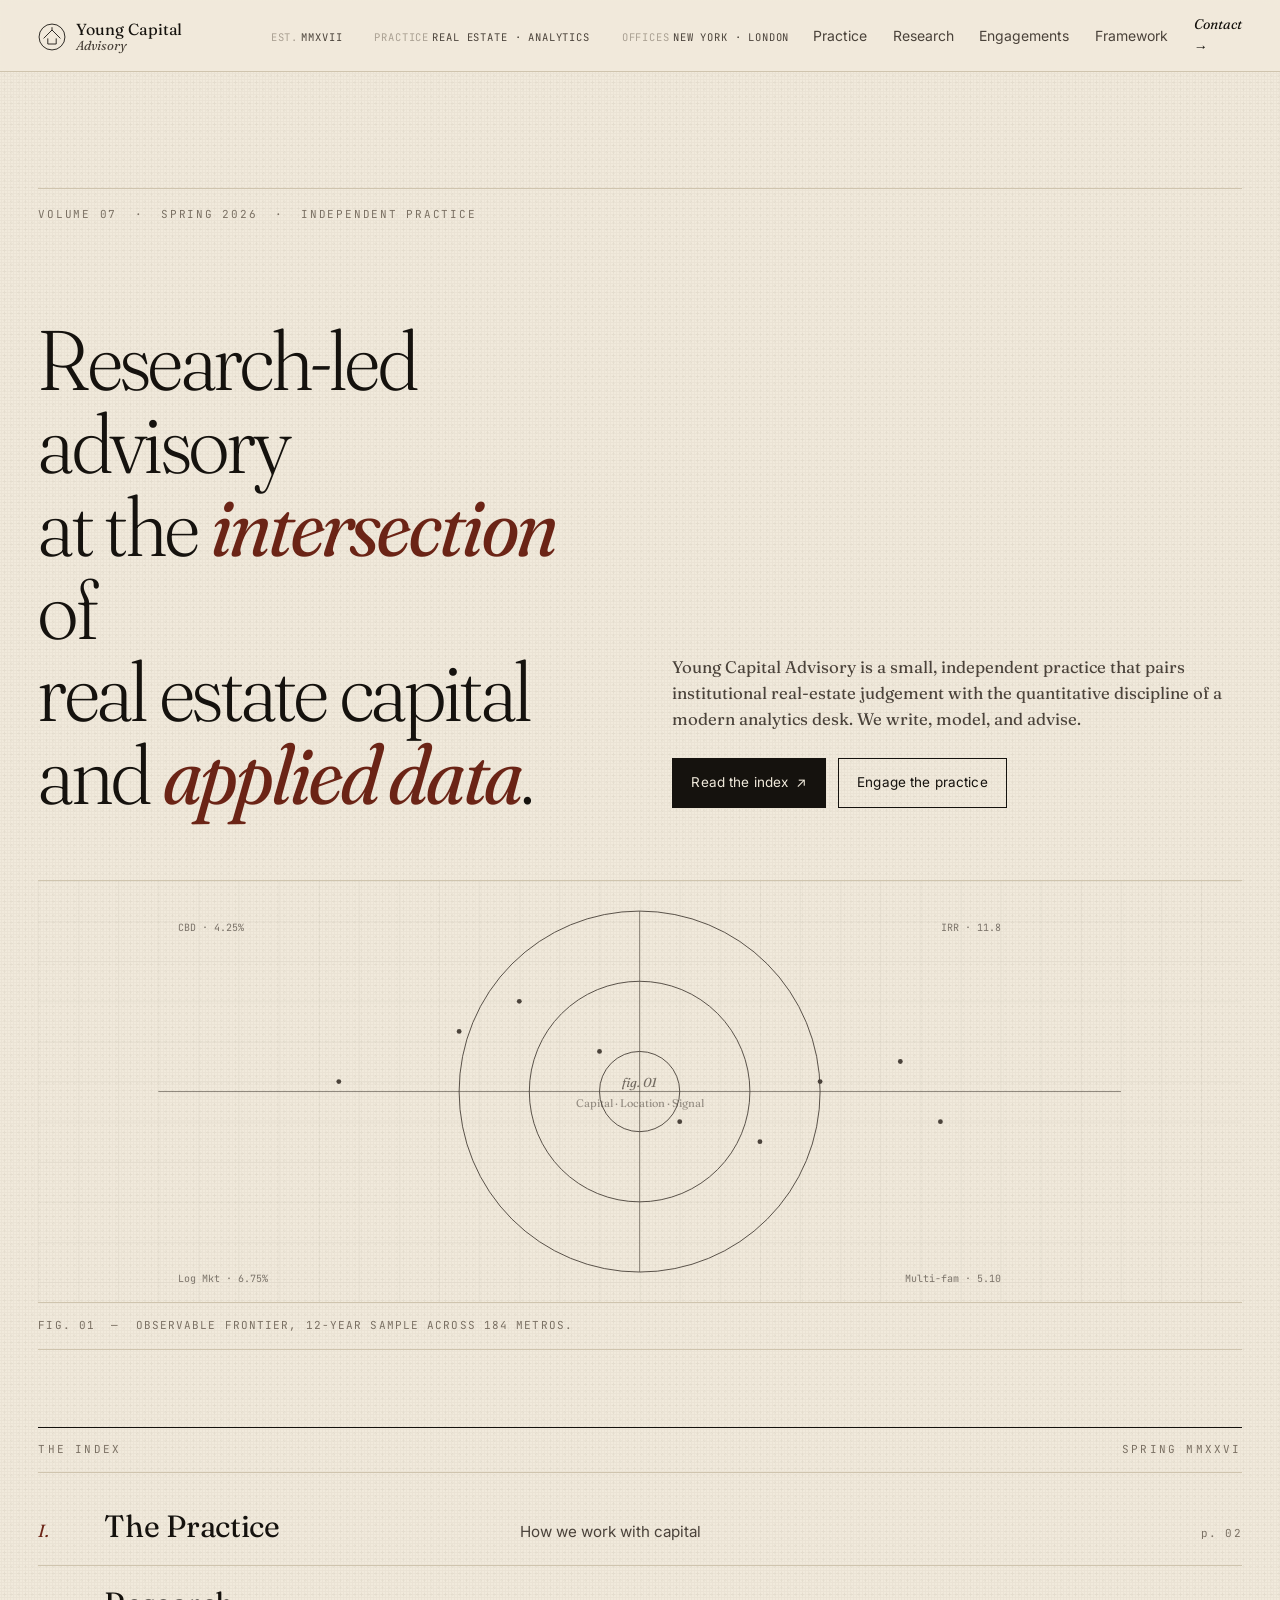
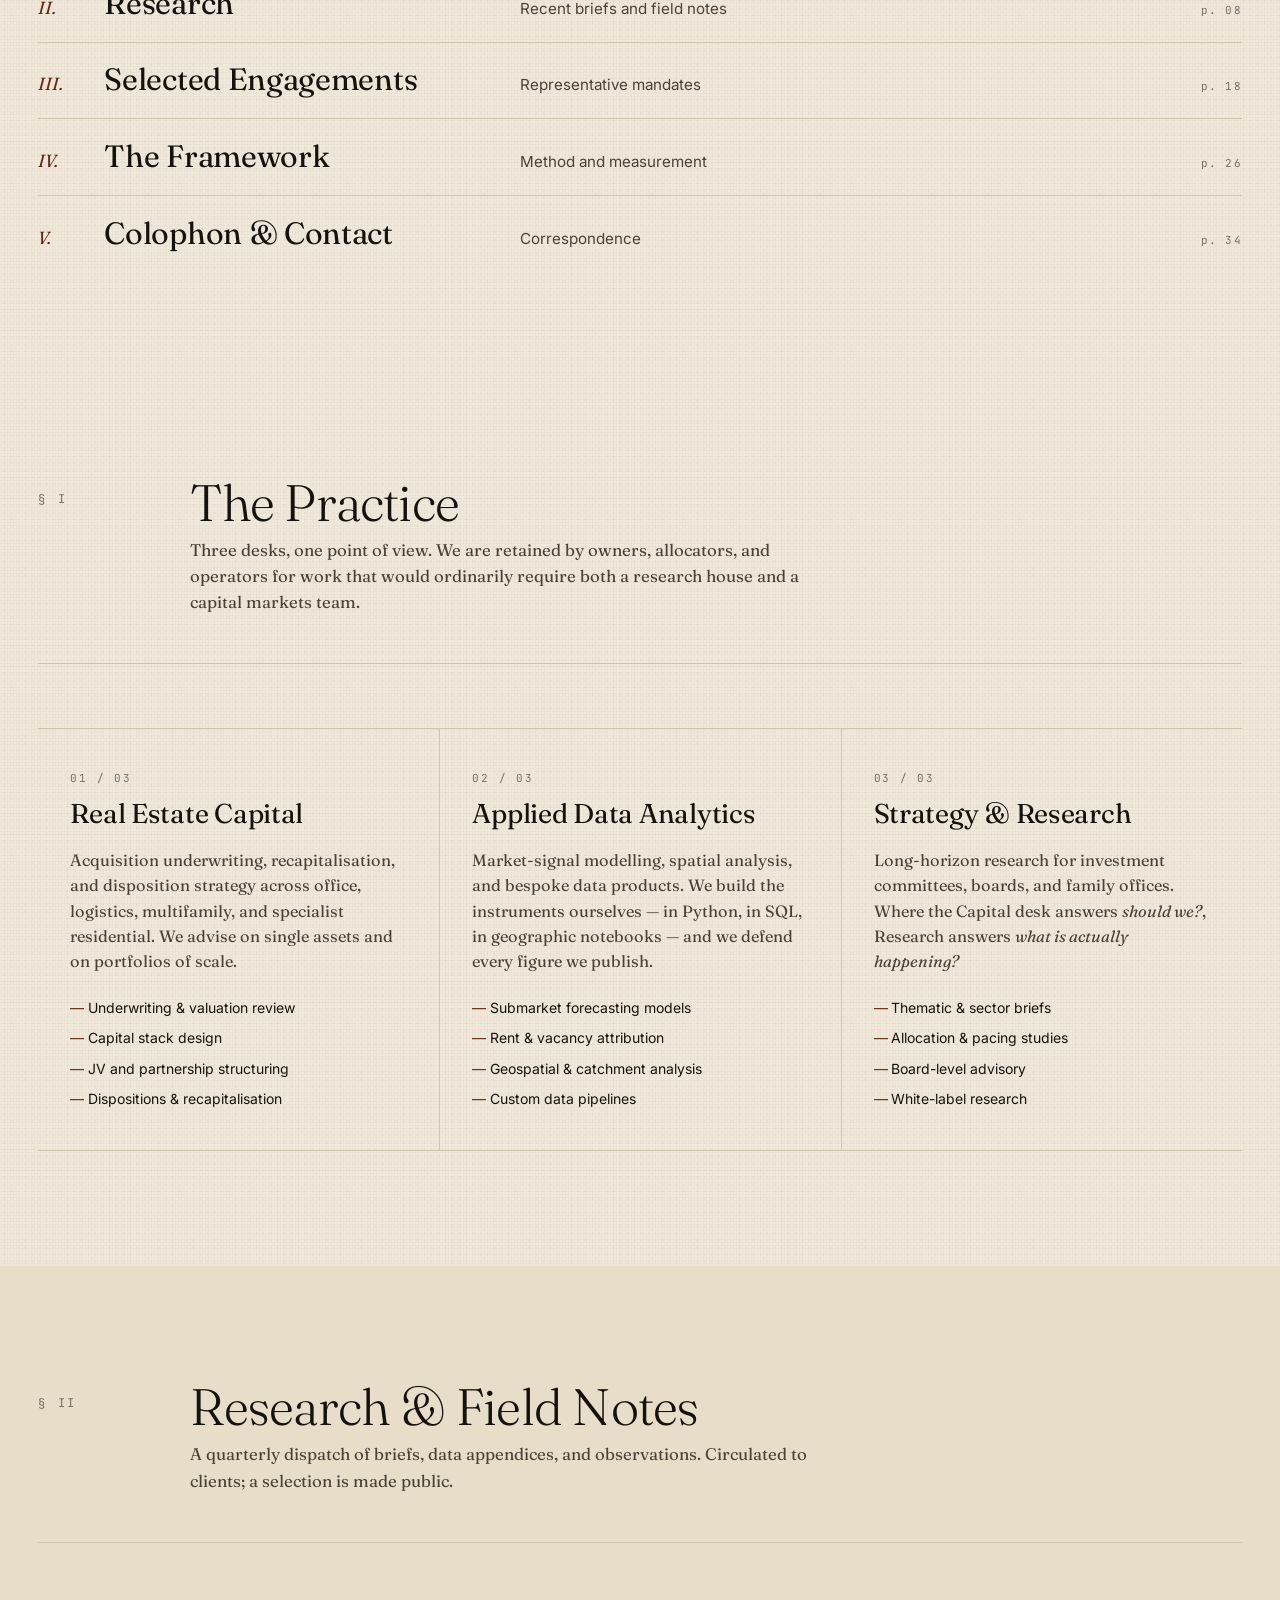
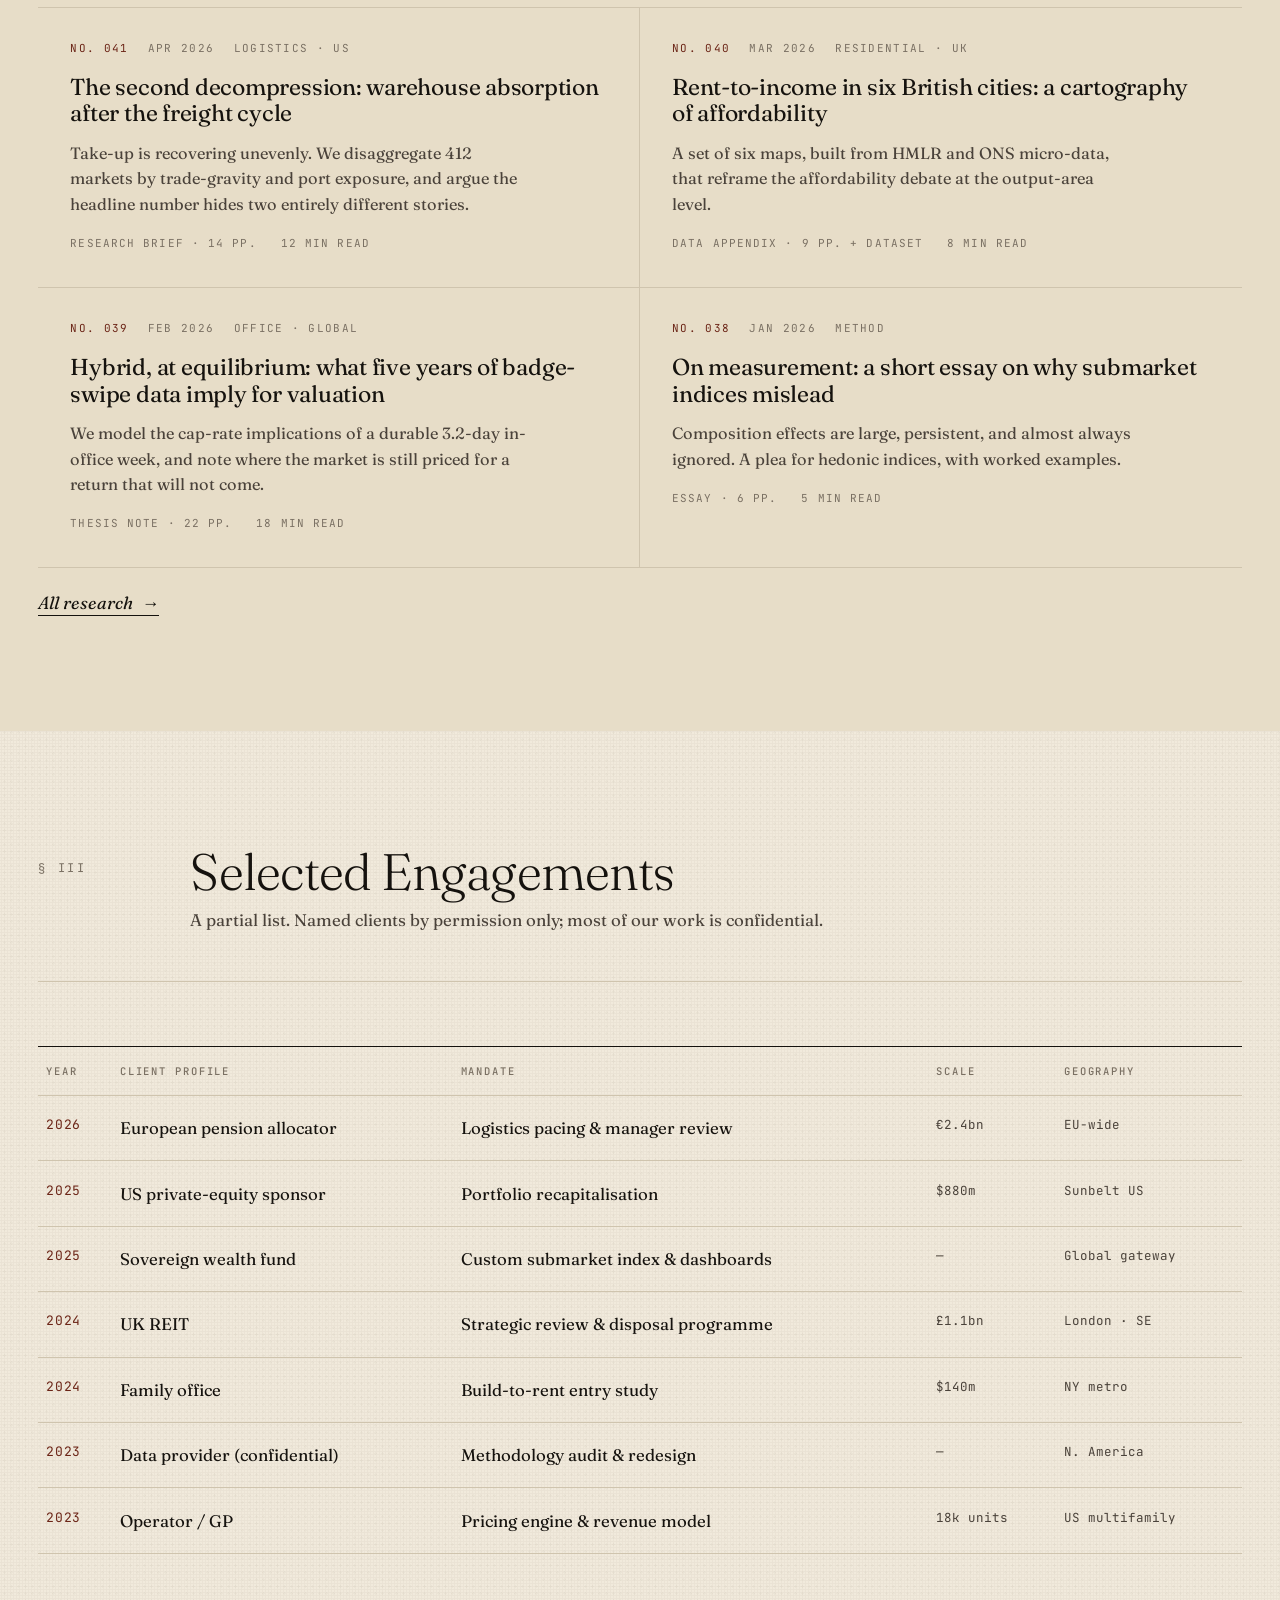
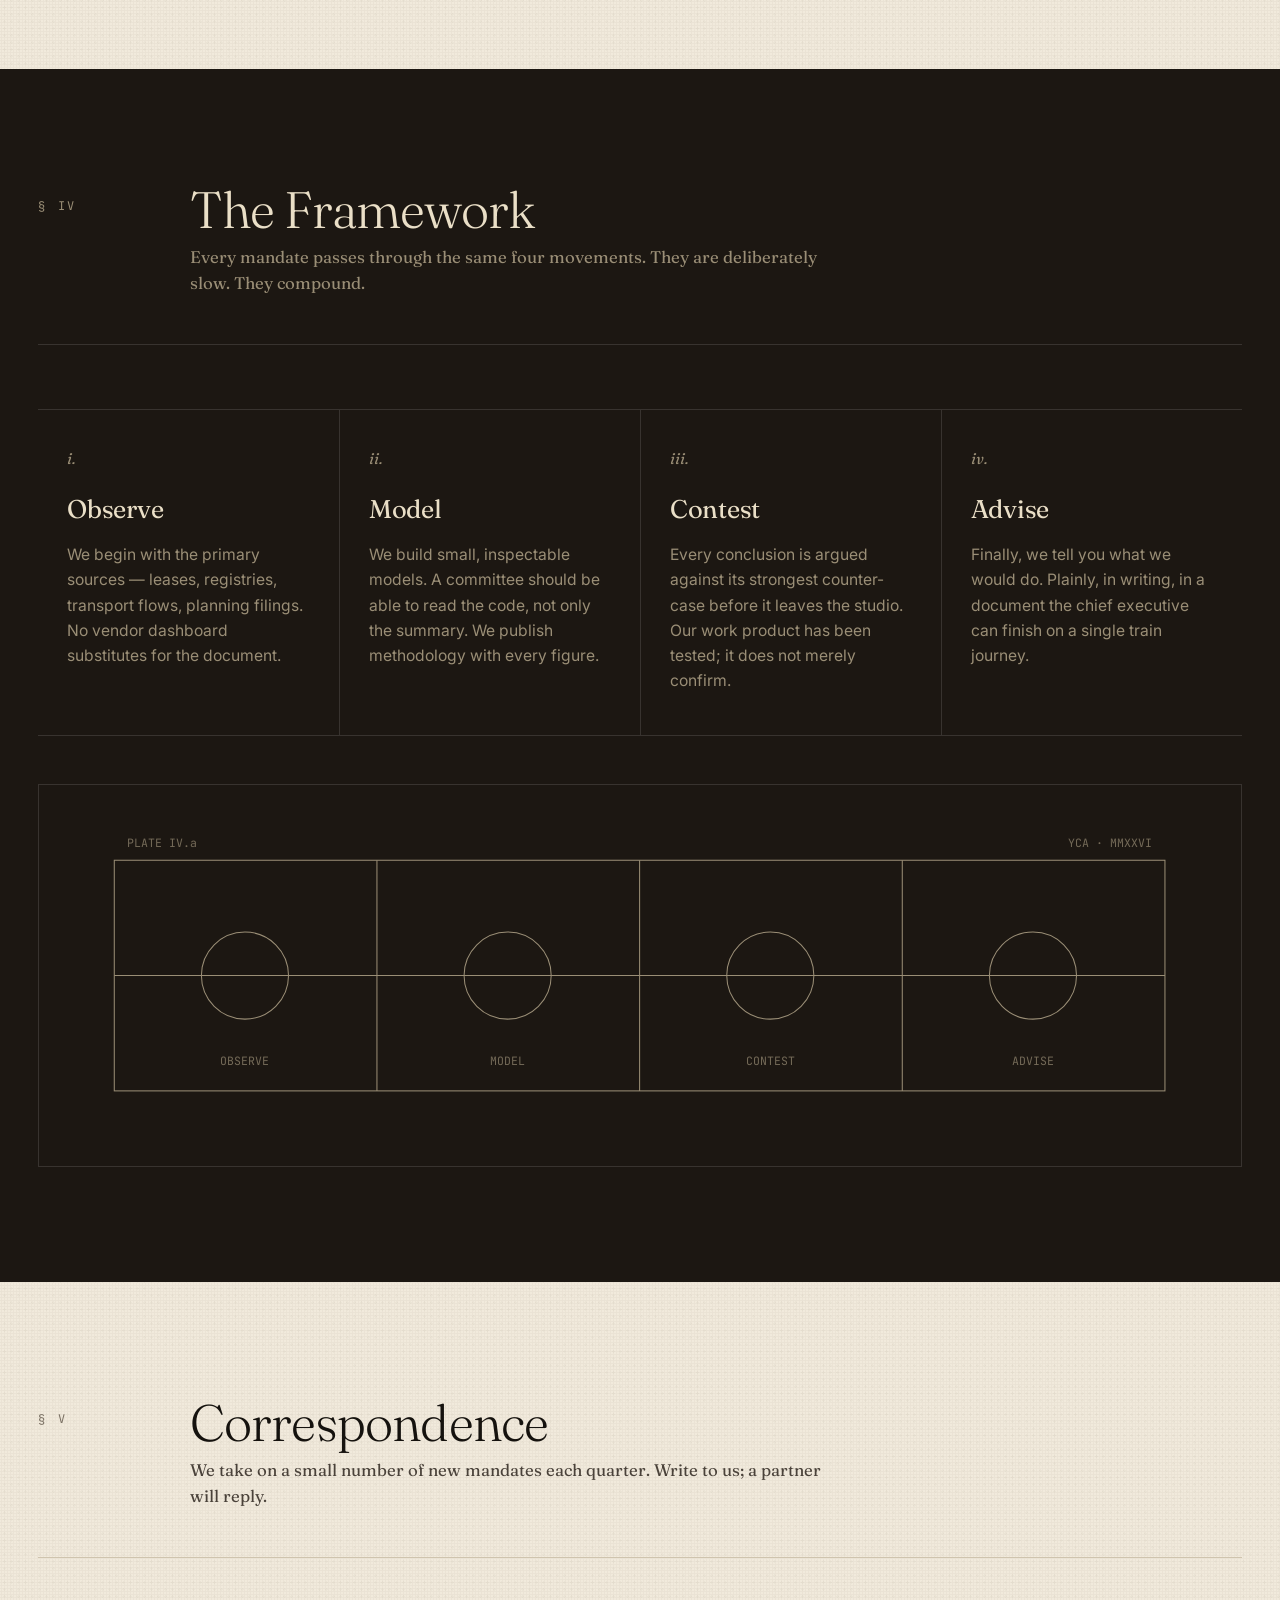
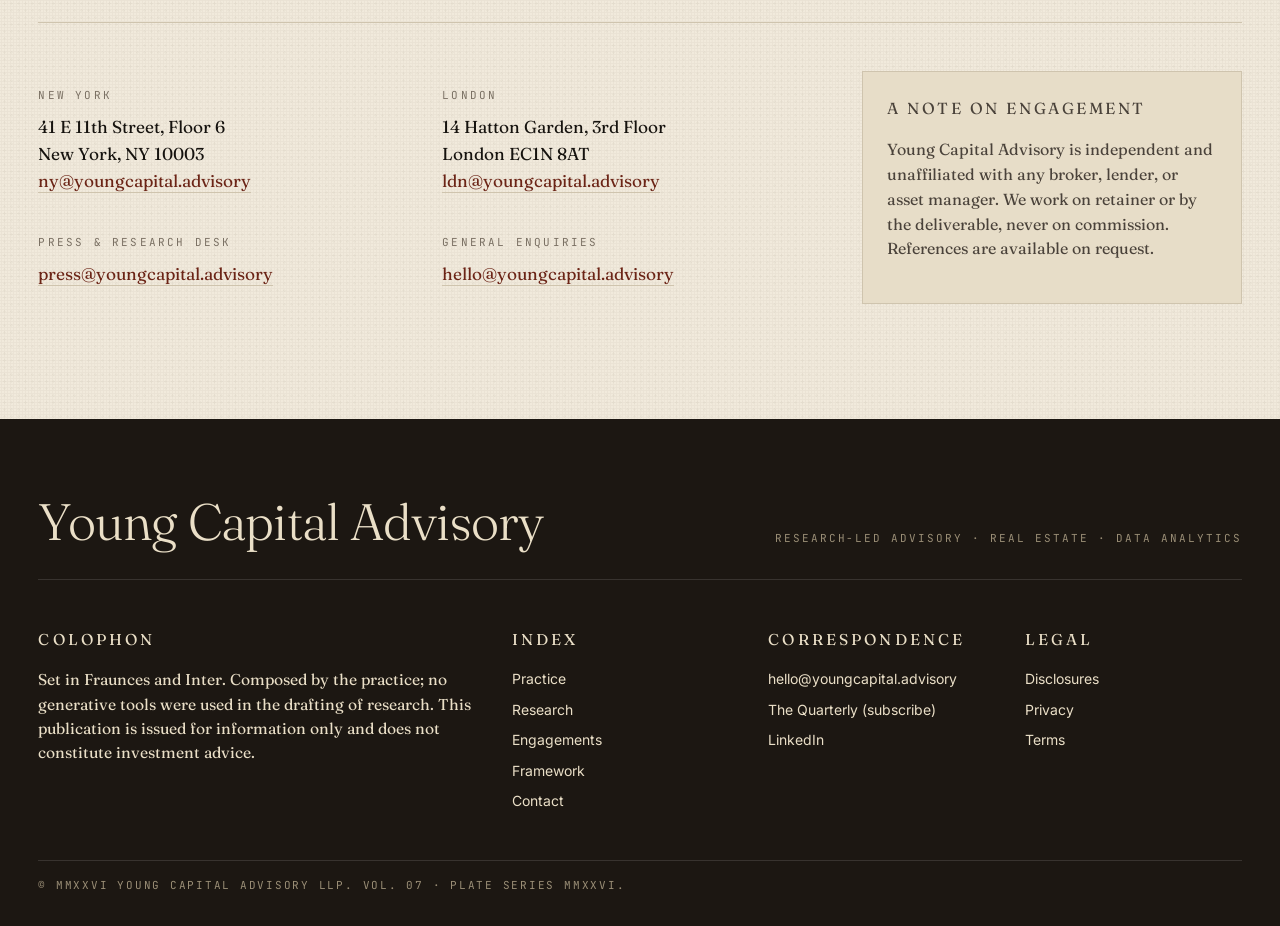
<file: index.html>
<!doctype html>
<html lang="en">
<head>
<meta charset="utf-8" />
<meta name="viewport" content="width=device-width,initial-scale=1" />
<title>Young Capital Advisory — Research-led real estate and data analytics</title>
<meta name="description" content="Young Capital Advisory is an independent research practice working at the intersection of real estate capital and applied data analytics." />
<link rel="preconnect" href="https://fonts.googleapis.com" />
<link rel="preconnect" href="https://fonts.gstatic.com" crossorigin />
<link href="https://fonts.googleapis.com/css2?family=Fraunces:ital,opsz,wght@0,9..144,300;0,9..144,400;0,9..144,500;1,9..144,400&family=Inter:wght@300;400;500;600&family=JetBrains+Mono:wght@400;500&display=swap" rel="stylesheet" />
<link rel="stylesheet" href="styles.css" />
</head>
<body>

<header class="masthead" aria-label="Masthead">
  <div class="masthead__inner">
    <a href="#top" class="masthead__mark" aria-label="Young Capital Advisory">
      <span class="mark__glyph" aria-hidden="true">
        <svg viewBox="0 0 40 40" width="28" height="28" fill="none" stroke="currentColor" stroke-width="1.25">
          <circle cx="20" cy="20" r="18.5" />
          <path d="M8 22 L20 10 L32 22" />
          <path d="M14 22 V30 H26 V22" />
          <path d="M20 10 V6" />
        </svg>
      </span>
      <span class="mark__word">
        <span class="mark__line1">Young Capital</span>
        <span class="mark__line2">Advisory</span>
      </span>
    </a>
    <dl class="masthead__meta">
      <div><dt>Est.</dt><dd>MMXVII</dd></div>
      <div><dt>Practice</dt><dd>Real Estate · Analytics</dd></div>
      <div><dt>Offices</dt><dd>New York · London</dd></div>
    </dl>
    <nav class="masthead__nav" aria-label="Primary">
      <a href="#practice">Practice</a>
      <a href="#research">Research</a>
      <a href="#engagements">Engagements</a>
      <a href="#framework">Framework</a>
      <a href="#contact" class="nav__contact">Contact <span aria-hidden="true">→</span></a>
    </nav>
  </div>
  <div class="masthead__rule" role="presentation"></div>
</header>

<main id="top">

  <!-- ============ HERO ============ -->
  <section class="hero" aria-labelledby="hero-title">
    <div class="hero__grid">
      <p class="eyebrow">Volume 07 &nbsp;·&nbsp; Spring 2026 &nbsp;·&nbsp; Independent Practice</p>
      <h1 id="hero-title" class="display">
        Research-led advisory<br />
        at the <em>intersection</em> of<br />
        real&nbsp;estate capital<br />
        and <em>applied data</em>.
      </h1>
      <div class="hero__aside">
        <p class="lede">
          Young Capital Advisory is a small, independent practice that pairs
          institutional real-estate judgement with the quantitative discipline
          of a modern analytics desk. We write, model, and advise.
        </p>
        <p class="hero__actions">
          <a class="btn" href="#research">Read the index <span aria-hidden="true">↗</span></a>
          <a class="btn btn--ghost" href="#contact">Engage the practice</a>
        </p>
      </div>
    </div>

    <figure class="hero__plate" aria-hidden="true">
      <svg viewBox="0 0 1200 420" class="plate__svg" role="img" aria-label="Geometric diagram of capital and data">
        <defs>
          <pattern id="grid" width="40" height="40" patternUnits="userSpaceOnUse">
            <path d="M40 0 H0 V40" fill="none" stroke="currentColor" stroke-width="0.4" opacity="0.25" />
          </pattern>
        </defs>
        <rect width="1200" height="420" fill="url(#grid)" />
        <!-- Orbit -->
        <circle cx="600" cy="210" r="180" fill="none" stroke="currentColor" stroke-width="0.9" />
        <circle cx="600" cy="210" r="110" fill="none" stroke="currentColor" stroke-width="0.9" />
        <circle cx="600" cy="210" r="40"  fill="none" stroke="currentColor" stroke-width="0.9" />
        <!-- Axes -->
        <line x1="120" y1="210" x2="1080" y2="210" stroke="currentColor" stroke-width="0.6" />
        <line x1="600" y1="30"  x2="600"  y2="390"  stroke="currentColor" stroke-width="0.6" />
        <!-- Plotted points (yield, risk, IRR etc.) -->
        <g fill="currentColor">
          <circle cx="420" cy="150" r="2.4" />
          <circle cx="480" cy="120" r="2.4" />
          <circle cx="560" cy="170" r="2.4" />
          <circle cx="640" cy="240" r="2.4" />
          <circle cx="720" cy="260" r="2.4" />
          <circle cx="780" cy="200" r="2.4" />
          <circle cx="300" cy="200" r="2.4" />
          <circle cx="860" cy="180" r="2.4" />
          <circle cx="900" cy="240" r="2.4" />
        </g>
        <!-- Tickers -->
        <g font-family="JetBrains Mono, monospace" font-size="10" fill="currentColor" opacity="0.7">
          <text x="140" y="50">CBD · 4.25%</text>
          <text x="960" y="50" text-anchor="end">IRR · 11.8</text>
          <text x="140" y="400">Log Mkt · 6.75%</text>
          <text x="960" y="400" text-anchor="end">Multi-fam · 5.10</text>
        </g>
        <!-- Label at center -->
        <g font-family="Fraunces, serif" text-anchor="middle" fill="currentColor">
          <text x="600" y="205" font-size="13" font-style="italic" opacity="0.75">fig. 01</text>
          <text x="600" y="225" font-size="11" opacity="0.55">Capital · Location · Signal</text>
        </g>
      </svg>
      <figcaption>Fig. 01 &nbsp;—&nbsp; Observable frontier, 12-year sample across 184 metros.</figcaption>
    </figure>
  </section>

  <!-- ============ INDEX ============ -->
  <section class="index" aria-labelledby="index-title">
    <div class="index__bar"><span>The Index</span><span>Spring MMXXVI</span></div>
    <h2 id="index-title" class="visually-hidden">Contents</h2>
    <ol class="toc">
      <li><a href="#practice"><span class="toc__num">I.</span><span class="toc__title">The Practice</span><span class="toc__lede">How we work with capital</span><span class="toc__page">p. 02</span></a></li>
      <li><a href="#research"><span class="toc__num">II.</span><span class="toc__title">Research</span><span class="toc__lede">Recent briefs and field notes</span><span class="toc__page">p. 08</span></a></li>
      <li><a href="#engagements"><span class="toc__num">III.</span><span class="toc__title">Selected Engagements</span><span class="toc__lede">Representative mandates</span><span class="toc__page">p. 18</span></a></li>
      <li><a href="#framework"><span class="toc__num">IV.</span><span class="toc__title">The Framework</span><span class="toc__lede">Method and measurement</span><span class="toc__page">p. 26</span></a></li>
      <li><a href="#contact"><span class="toc__num">V.</span><span class="toc__title">Colophon &amp; Contact</span><span class="toc__lede">Correspondence</span><span class="toc__page">p. 34</span></a></li>
    </ol>
  </section>

  <!-- ============ PRACTICE ============ -->
  <section class="section" id="practice" aria-labelledby="practice-title">
    <header class="section__head">
      <p class="section__num">§ I</p>
      <h2 id="practice-title" class="section__title">The Practice</h2>
      <p class="section__kicker">
        Three desks, one point of view. We are retained by owners,
        allocators, and operators for work that would ordinarily require
        both a research house and a capital markets team.
      </p>
    </header>

    <div class="practice__grid">

      <article class="practice">
        <header>
          <span class="practice__num">01 / 03</span>
          <h3>Real Estate Capital</h3>
        </header>
        <p>
          Acquisition underwriting, recapitalisation, and disposition
          strategy across office, logistics, multifamily, and specialist
          residential. We advise on single assets and on portfolios of
          scale.
        </p>
        <ul class="practice__list">
          <li>Underwriting &amp; valuation review</li>
          <li>Capital stack design</li>
          <li>JV and partnership structuring</li>
          <li>Dispositions &amp; recapitalisation</li>
        </ul>
      </article>

      <article class="practice">
        <header>
          <span class="practice__num">02 / 03</span>
          <h3>Applied Data Analytics</h3>
        </header>
        <p>
          Market-signal modelling, spatial analysis, and bespoke data
          products. We build the instruments ourselves — in Python, in SQL,
          in geographic notebooks — and we defend every figure we publish.
        </p>
        <ul class="practice__list">
          <li>Submarket forecasting models</li>
          <li>Rent &amp; vacancy attribution</li>
          <li>Geospatial &amp; catchment analysis</li>
          <li>Custom data pipelines</li>
        </ul>
      </article>

      <article class="practice">
        <header>
          <span class="practice__num">03 / 03</span>
          <h3>Strategy &amp; Research</h3>
        </header>
        <p>
          Long-horizon research for investment committees, boards, and
          family offices. Where the Capital desk answers
          <em>should we?</em>, Research answers <em>what is actually
          happening?</em>
        </p>
        <ul class="practice__list">
          <li>Thematic &amp; sector briefs</li>
          <li>Allocation &amp; pacing studies</li>
          <li>Board-level advisory</li>
          <li>White-label research</li>
        </ul>
      </article>

    </div>
  </section>

  <!-- ============ RESEARCH ============ -->
  <section class="section section--paper" id="research" aria-labelledby="research-title">
    <header class="section__head">
      <p class="section__num">§ II</p>
      <h2 id="research-title" class="section__title">Research &amp; Field Notes</h2>
      <p class="section__kicker">
        A quarterly dispatch of briefs, data appendices, and observations.
        Circulated to clients; a selection is made public.
      </p>
    </header>

    <ol class="journal">

      <li class="journal__item">
        <p class="journal__meta"><span>No. 041</span><span>Apr 2026</span><span>Logistics · US</span></p>
        <h3 class="journal__title">
          <a href="#">The second decompression: warehouse absorption after the freight cycle</a>
        </h3>
        <p class="journal__dek">
          Take-up is recovering unevenly. We disaggregate 412 markets by
          trade-gravity and port exposure, and argue the headline number
          hides two entirely different stories.
        </p>
        <p class="journal__credit"><span>Research brief · 14 pp.</span><span>12 min read</span></p>
      </li>

      <li class="journal__item">
        <p class="journal__meta"><span>No. 040</span><span>Mar 2026</span><span>Residential · UK</span></p>
        <h3 class="journal__title">
          <a href="#">Rent-to-income in six British cities: a cartography of affordability</a>
        </h3>
        <p class="journal__dek">
          A set of six maps, built from HMLR and ONS micro-data, that reframe
          the affordability debate at the output-area level.
        </p>
        <p class="journal__credit"><span>Data appendix · 9 pp. + dataset</span><span>8 min read</span></p>
      </li>

      <li class="journal__item">
        <p class="journal__meta"><span>No. 039</span><span>Feb 2026</span><span>Office · Global</span></p>
        <h3 class="journal__title">
          <a href="#">Hybrid, at equilibrium: what five years of badge-swipe data imply for valuation</a>
        </h3>
        <p class="journal__dek">
          We model the cap-rate implications of a durable 3.2-day in-office
          week, and note where the market is still priced for a return
          that will not come.
        </p>
        <p class="journal__credit"><span>Thesis note · 22 pp.</span><span>18 min read</span></p>
      </li>

      <li class="journal__item">
        <p class="journal__meta"><span>No. 038</span><span>Jan 2026</span><span>Method</span></p>
        <h3 class="journal__title">
          <a href="#">On measurement: a short essay on why submarket indices mislead</a>
        </h3>
        <p class="journal__dek">
          Composition effects are large, persistent, and almost always
          ignored. A plea for hedonic indices, with worked examples.
        </p>
        <p class="journal__credit"><span>Essay · 6 pp.</span><span>5 min read</span></p>
      </li>

    </ol>

    <p class="journal__all"><a href="#">All research &nbsp;<span aria-hidden="true">→</span></a></p>
  </section>

  <!-- ============ ENGAGEMENTS ============ -->
  <section class="section" id="engagements" aria-labelledby="engagements-title">
    <header class="section__head">
      <p class="section__num">§ III</p>
      <h2 id="engagements-title" class="section__title">Selected Engagements</h2>
      <p class="section__kicker">
        A partial list. Named clients by permission only; most of our
        work is confidential.
      </p>
    </header>

    <table class="ledger">
      <thead>
        <tr><th>Year</th><th>Client profile</th><th>Mandate</th><th>Scale</th><th>Geography</th></tr>
      </thead>
      <tbody>
        <tr><td>2026</td><td>European pension allocator</td><td>Logistics pacing &amp; manager review</td><td>€2.4bn</td><td>EU-wide</td></tr>
        <tr><td>2025</td><td>US private-equity sponsor</td><td>Portfolio recapitalisation</td><td>$880m</td><td>Sunbelt US</td></tr>
        <tr><td>2025</td><td>Sovereign wealth fund</td><td>Custom submarket index &amp; dashboards</td><td>—</td><td>Global gateway</td></tr>
        <tr><td>2024</td><td>UK REIT</td><td>Strategic review &amp; disposal programme</td><td>£1.1bn</td><td>London · SE</td></tr>
        <tr><td>2024</td><td>Family office</td><td>Build-to-rent entry study</td><td>$140m</td><td>NY metro</td></tr>
        <tr><td>2023</td><td>Data provider (confidential)</td><td>Methodology audit &amp; redesign</td><td>—</td><td>N. America</td></tr>
        <tr><td>2023</td><td>Operator / GP</td><td>Pricing engine &amp; revenue model</td><td>18k units</td><td>US multifamily</td></tr>
      </tbody>
    </table>
  </section>

  <!-- ============ FRAMEWORK ============ -->
  <section class="section section--dark" id="framework" aria-labelledby="framework-title">
    <header class="section__head section__head--dark">
      <p class="section__num">§ IV</p>
      <h2 id="framework-title" class="section__title">The Framework</h2>
      <p class="section__kicker">
        Every mandate passes through the same four movements. They are
        deliberately slow. They compound.
      </p>
    </header>

    <ol class="framework">
      <li class="framework__step">
        <p class="framework__num">i.</p>
        <h3>Observe</h3>
        <p>
          We begin with the primary sources — leases, registries, transport
          flows, planning filings. No vendor dashboard substitutes for the
          document.
        </p>
      </li>
      <li class="framework__step">
        <p class="framework__num">ii.</p>
        <h3>Model</h3>
        <p>
          We build small, inspectable models. A committee should be able
          to read the code, not only the summary. We publish methodology
          with every figure.
        </p>
      </li>
      <li class="framework__step">
        <p class="framework__num">iii.</p>
        <h3>Contest</h3>
        <p>
          Every conclusion is argued against its strongest counter-case
          before it leaves the studio. Our work product has been tested;
          it does not merely confirm.
        </p>
      </li>
      <li class="framework__step">
        <p class="framework__num">iv.</p>
        <h3>Advise</h3>
        <p>
          Finally, we tell you what we would do. Plainly, in writing,
          in a document the chief executive can finish on a single train
          journey.
        </p>
      </li>
    </ol>

    <!-- Geometric plate inspired by scholarly codices -->
    <figure class="framework__plate" aria-hidden="true">
      <svg viewBox="0 0 900 260" width="100%" fill="none" stroke="currentColor" stroke-width="0.8">
        <rect x="40" y="40" width="820" height="180" />
        <line x1="40"  y1="130" x2="860" y2="130" />
        <line x1="245" y1="40"  x2="245" y2="220" />
        <line x1="450" y1="40"  x2="450" y2="220" />
        <line x1="655" y1="40"  x2="655" y2="220" />
        <circle cx="142" cy="130" r="34" />
        <circle cx="347" cy="130" r="34" />
        <circle cx="552" cy="130" r="34" />
        <circle cx="757" cy="130" r="34" />
        <g font-family="JetBrains Mono, monospace" font-size="9" stroke="none" fill="currentColor" opacity="0.7">
          <text x="142" y="200" text-anchor="middle">OBSERVE</text>
          <text x="347" y="200" text-anchor="middle">MODEL</text>
          <text x="552" y="200" text-anchor="middle">CONTEST</text>
          <text x="757" y="200" text-anchor="middle">ADVISE</text>
          <text x="50"  y="30">PLATE IV.a</text>
          <text x="850" y="30" text-anchor="end">YCA · MMXXVI</text>
        </g>
      </svg>
    </figure>
  </section>

  <!-- ============ CONTACT ============ -->
  <section class="section section--contact" id="contact" aria-labelledby="contact-title">
    <header class="section__head">
      <p class="section__num">§ V</p>
      <h2 id="contact-title" class="section__title">Correspondence</h2>
      <p class="section__kicker">
        We take on a small number of new mandates each quarter. Write to
        us; a partner will reply.
      </p>
    </header>

    <div class="contact__grid">
      <dl class="contact__book">
        <div>
          <dt>New York</dt>
          <dd>
            41 E 11th Street, Floor 6<br />
            New York, NY 10003<br />
            <a href="mailto:ny@youngcapital.advisory">ny@youngcapital.advisory</a>
          </dd>
        </div>
        <div>
          <dt>London</dt>
          <dd>
            14 Hatton Garden, 3rd Floor<br />
            London EC1N 8AT<br />
            <a href="mailto:ldn@youngcapital.advisory">ldn@youngcapital.advisory</a>
          </dd>
        </div>
        <div>
          <dt>Press &amp; Research Desk</dt>
          <dd><a href="mailto:press@youngcapital.advisory">press@youngcapital.advisory</a></dd>
        </div>
        <div>
          <dt>General Enquiries</dt>
          <dd><a href="mailto:hello@youngcapital.advisory">hello@youngcapital.advisory</a></dd>
        </div>
      </dl>

      <aside class="contact__note">
        <p class="eyebrow">A note on engagement</p>
        <p>
          Young Capital Advisory is independent and unaffiliated with any
          broker, lender, or asset manager. We work on retainer or by the
          deliverable, never on commission. References are available on
          request.
        </p>
      </aside>
    </div>
  </section>

</main>

<footer class="colophon">
  <div class="colophon__top">
    <p class="colophon__mark">Young Capital Advisory</p>
    <p class="colophon__strap">Research-led advisory · Real estate · Data analytics</p>
  </div>
  <div class="colophon__grid">
    <div>
      <p class="colophon__label">Colophon</p>
      <p>
        Set in Fraunces and Inter. Composed by the practice; no generative
        tools were used in the drafting of research. This publication is
        issued for information only and does not constitute investment
        advice.
      </p>
    </div>
    <div>
      <p class="colophon__label">Index</p>
      <ul class="colophon__links">
        <li><a href="#practice">Practice</a></li>
        <li><a href="#research">Research</a></li>
        <li><a href="#engagements">Engagements</a></li>
        <li><a href="#framework">Framework</a></li>
        <li><a href="#contact">Contact</a></li>
      </ul>
    </div>
    <div>
      <p class="colophon__label">Correspondence</p>
      <ul class="colophon__links">
        <li><a href="mailto:hello@youngcapital.advisory">hello@youngcapital.advisory</a></li>
        <li><a href="#">The Quarterly (subscribe)</a></li>
        <li><a href="#">LinkedIn</a></li>
      </ul>
    </div>
    <div>
      <p class="colophon__label">Legal</p>
      <ul class="colophon__links">
        <li><a href="#">Disclosures</a></li>
        <li><a href="#">Privacy</a></li>
        <li><a href="#">Terms</a></li>
      </ul>
    </div>
  </div>
  <div class="colophon__rule" role="presentation"></div>
  <p class="colophon__credit">
    © MMXXVI Young Capital Advisory LLP. Vol. 07 · Plate series MMXXVI.
  </p>
</footer>

<script src="script.js" defer></script>
</body>
</html>
</file>
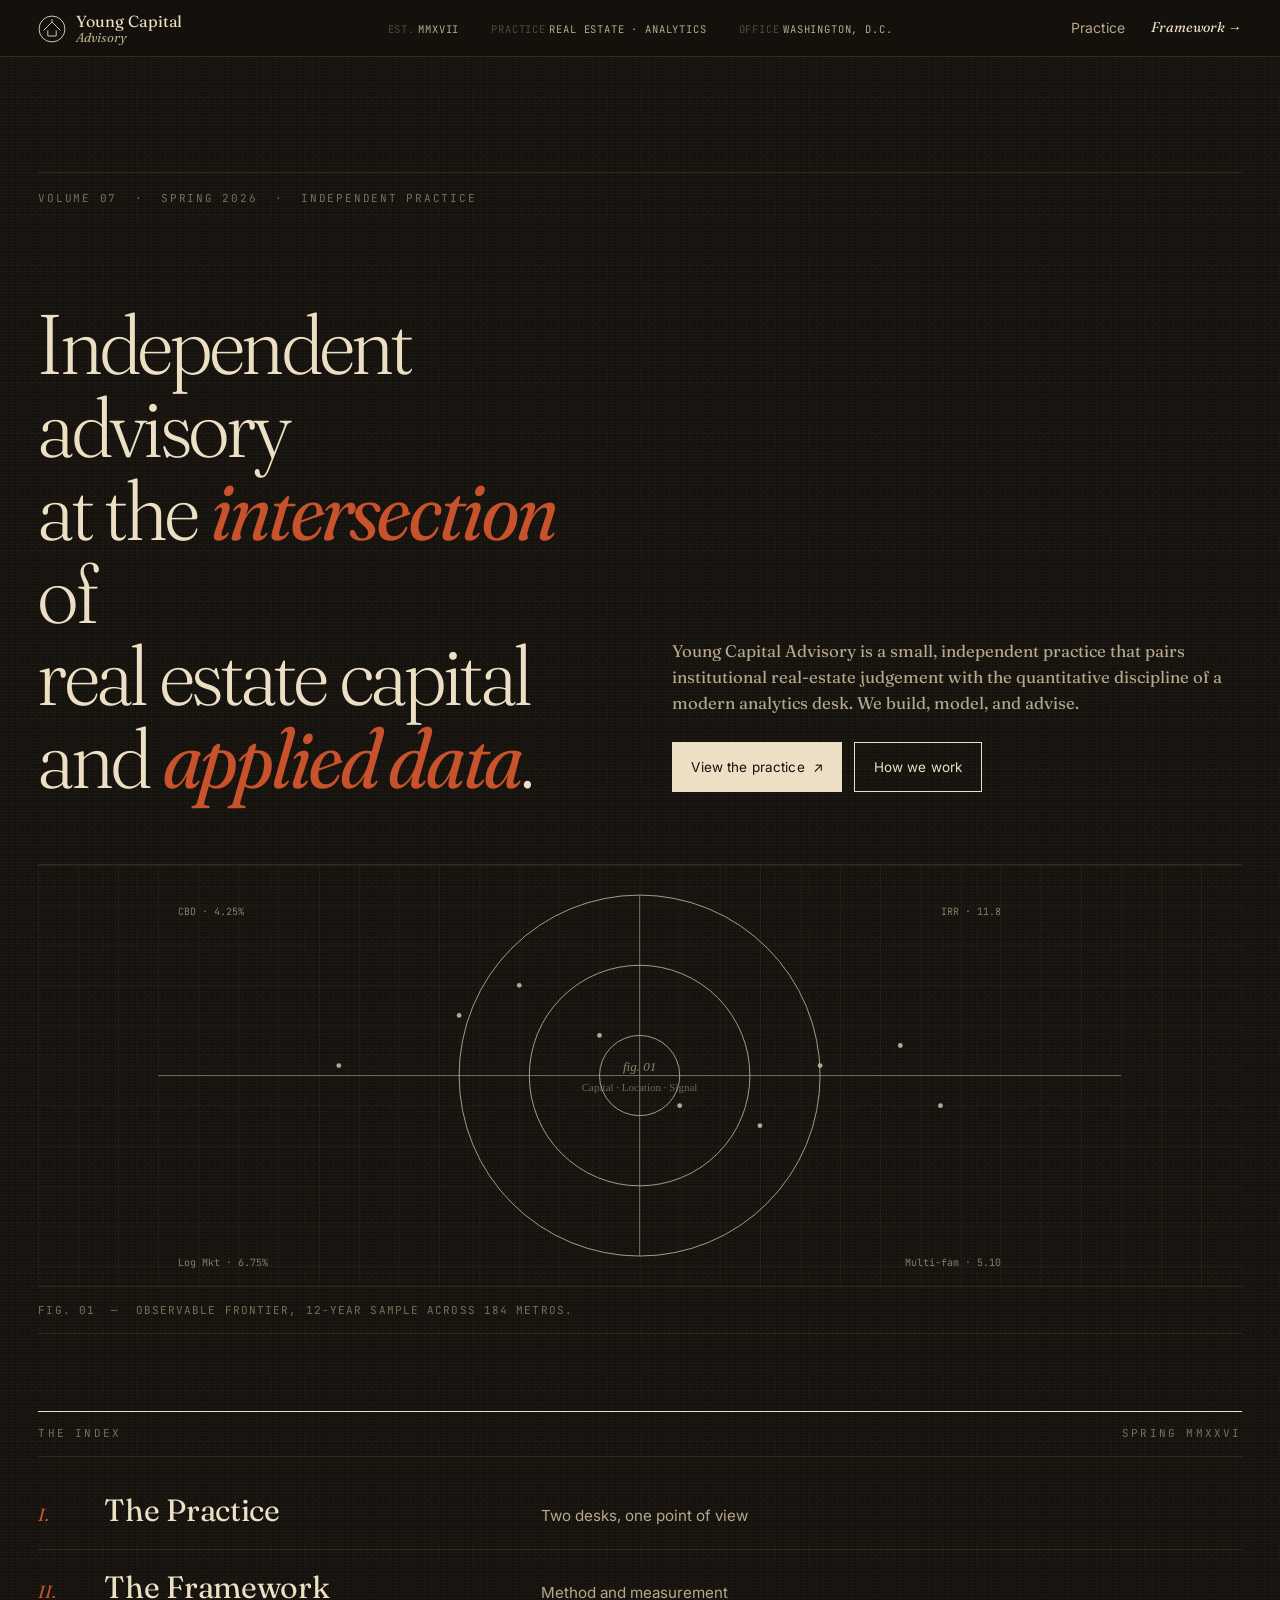
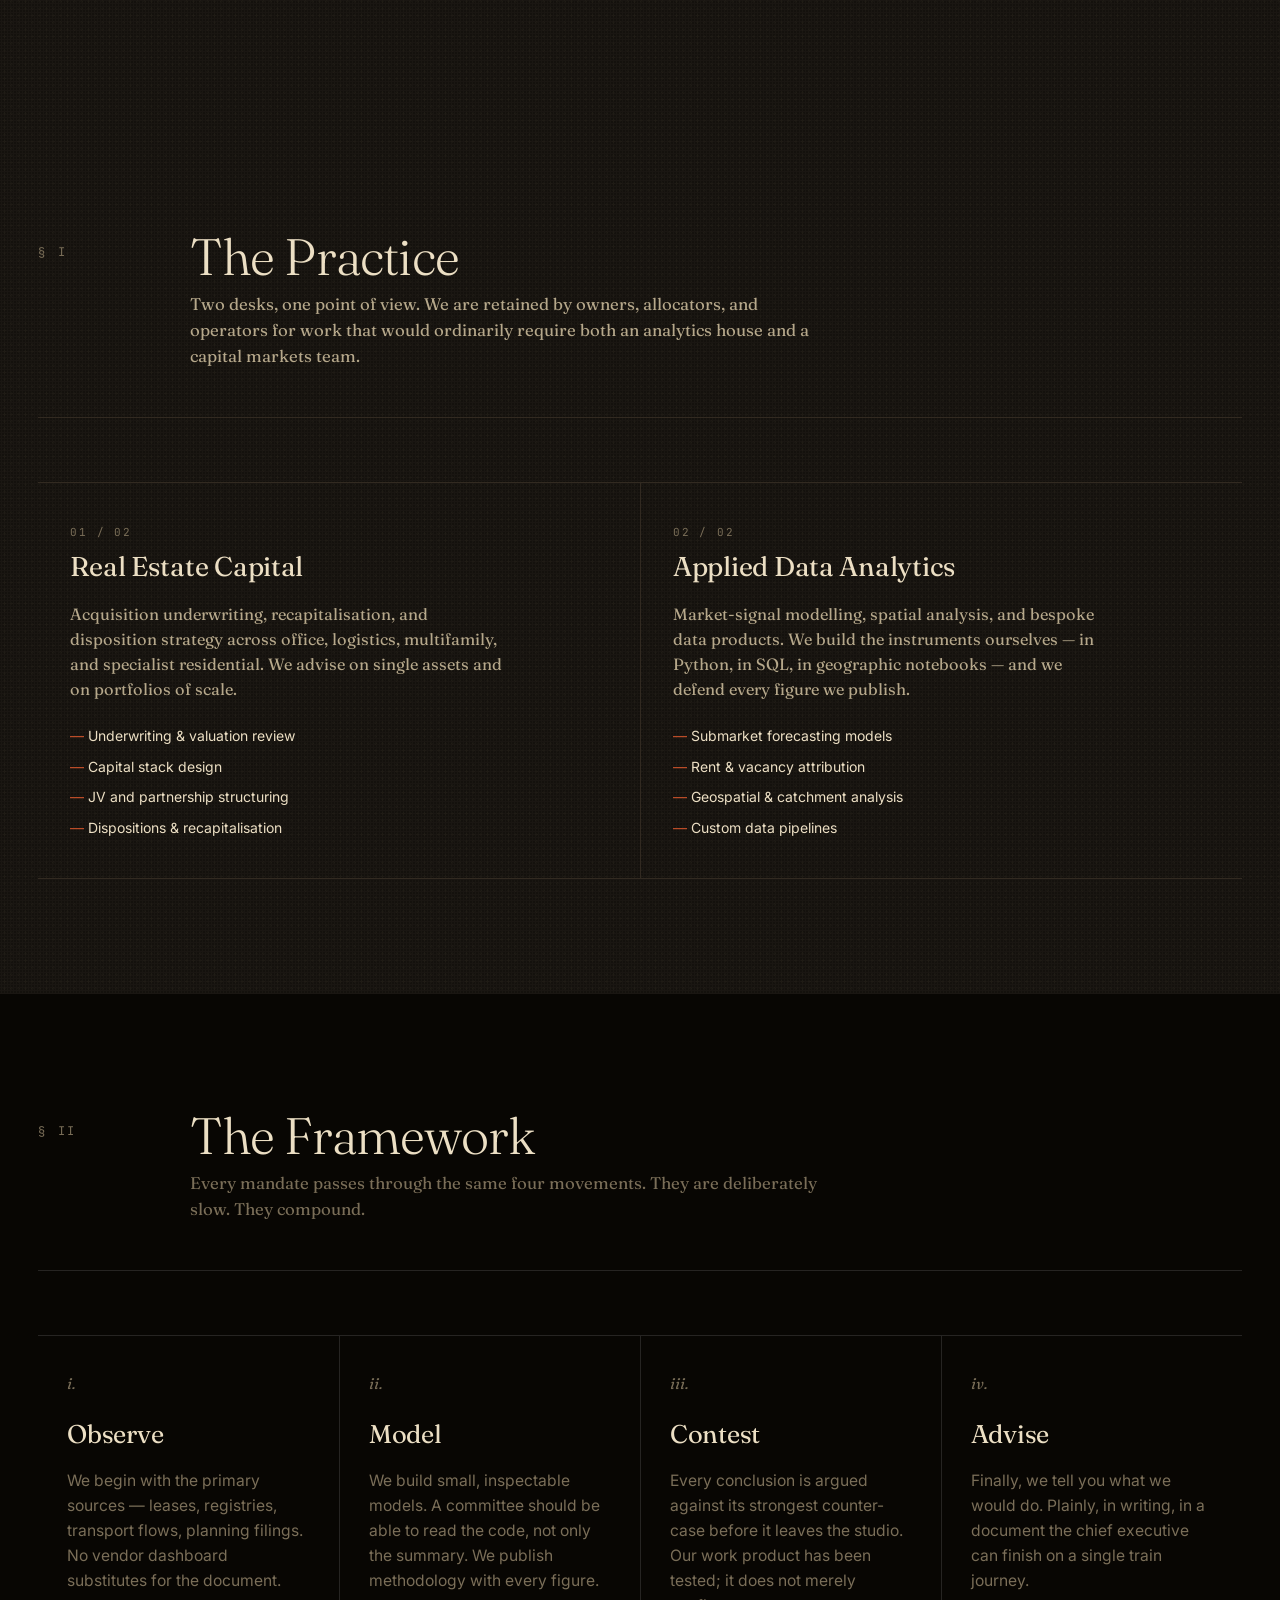
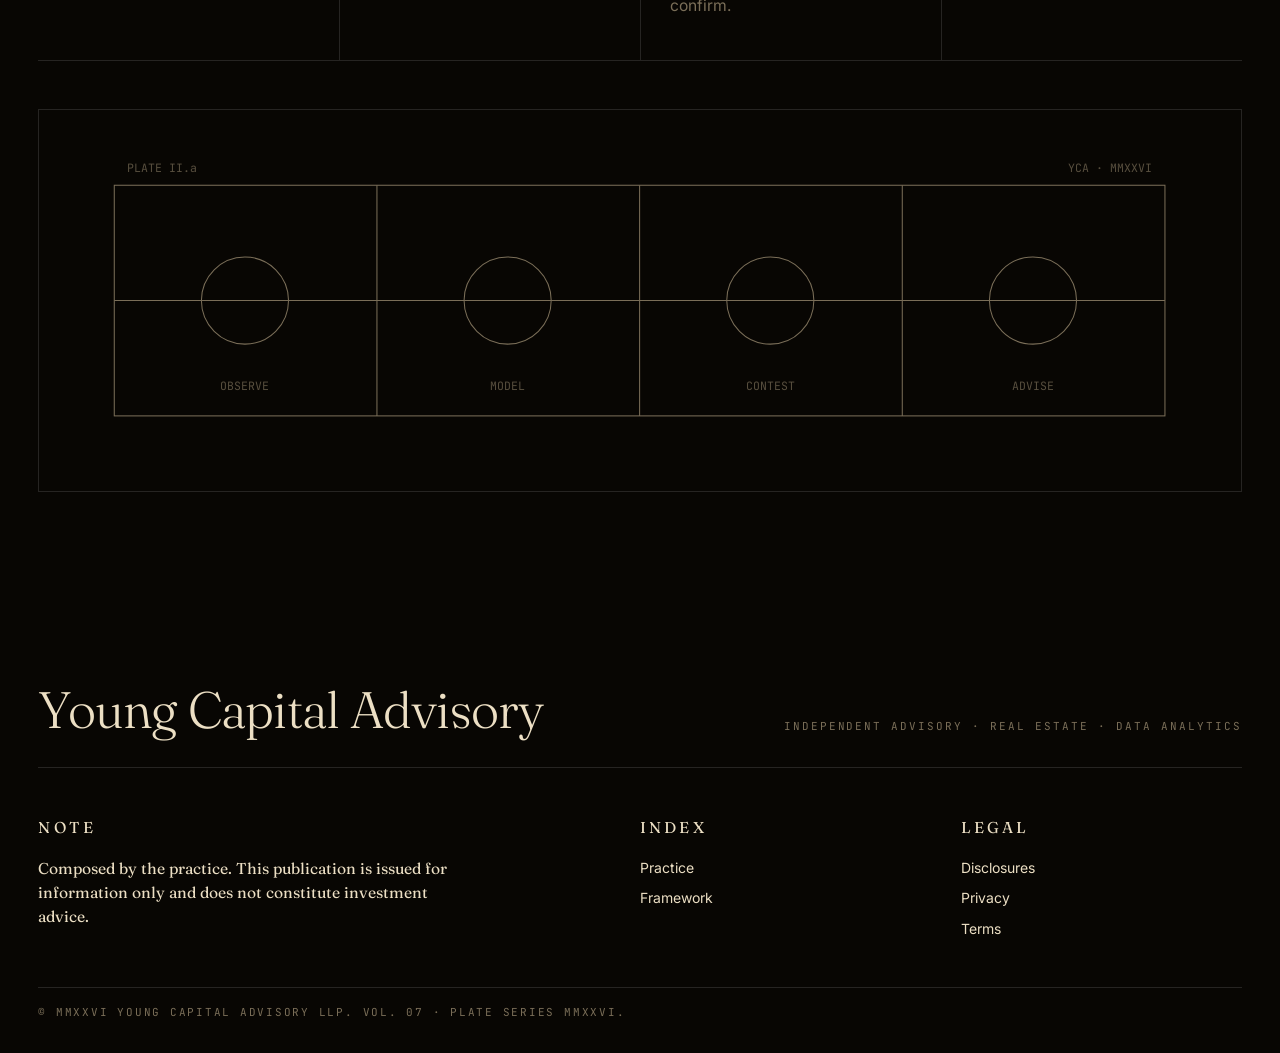
<file: public/index.html>
<!doctype html>
<html lang="en">
<head>
<meta charset="utf-8" />
<meta name="viewport" content="width=device-width,initial-scale=1" />
<title>Young Capital Advisory — Real estate and applied data analytics</title>
<meta name="description" content="Young Capital Advisory is an independent advisory practice working at the intersection of real estate capital and applied data analytics." />
<link rel="preconnect" href="https://fonts.googleapis.com" />
<link rel="preconnect" href="https://fonts.gstatic.com" crossorigin />
<link href="https://fonts.googleapis.com/css2?family=Fraunces:ital,opsz,wght@0,9..144,300;0,9..144,400;0,9..144,500;1,9..144,400&family=Inter:wght@300;400;500;600&family=JetBrains+Mono:wght@400;500&display=swap" rel="stylesheet" />
<link rel="stylesheet" href="styles.css" />
</head>
<body>

<header class="masthead" aria-label="Masthead">
  <div class="masthead__inner">
    <a href="#top" class="masthead__mark" aria-label="Young Capital Advisory">
      <span class="mark__glyph" aria-hidden="true">
        <svg viewBox="0 0 40 40" width="28" height="28" fill="none" stroke="currentColor" stroke-width="1.25">
          <circle cx="20" cy="20" r="18.5" />
          <path d="M8 22 L20 10 L32 22" />
          <path d="M14 22 V30 H26 V22" />
          <path d="M20 10 V6" />
        </svg>
      </span>
      <span class="mark__word">
        <span class="mark__line1">Young Capital</span>
        <span class="mark__line2">Advisory</span>
      </span>
    </a>
    <dl class="masthead__meta">
      <div><dt>Est.</dt><dd>MMXVII</dd></div>
      <div><dt>Practice</dt><dd>Real Estate · Analytics</dd></div>
      <div><dt>Office</dt><dd>Washington, D.C.</dd></div>
    </dl>
    <nav class="masthead__nav" aria-label="Primary">
      <a href="#practice">Practice</a>
      <a href="#framework" class="nav__contact">Framework <span aria-hidden="true">→</span></a>
    </nav>
  </div>
  <div class="masthead__rule" role="presentation"></div>
</header>

<main id="top">

  <!-- ============ HERO ============ -->
  <section class="hero" aria-labelledby="hero-title">
    <div class="hero__grid">
      <p class="eyebrow">Volume 07 &nbsp;·&nbsp; Spring 2026 &nbsp;·&nbsp; Independent Practice</p>
      <h1 id="hero-title" class="display">
        Independent advisory<br />
        at the <em>intersection</em> of<br />
        real&nbsp;estate capital<br />
        and <em>applied data</em>.
      </h1>
      <div class="hero__aside">
        <p class="lede">
          Young Capital Advisory is a small, independent practice that pairs
          institutional real-estate judgement with the quantitative discipline
          of a modern analytics desk. We build, model, and advise.
        </p>
        <p class="hero__actions">
          <a class="btn" href="#practice">View the practice <span aria-hidden="true">↗</span></a>
          <a class="btn btn--ghost" href="#framework">How we work</a>
        </p>
      </div>
    </div>

    <figure class="hero__plate" aria-hidden="true">
      <svg viewBox="0 0 1200 420" class="plate__svg" role="img" aria-label="Geometric diagram of capital and data">
        <defs>
          <pattern id="grid" width="40" height="40" patternUnits="userSpaceOnUse">
            <path d="M40 0 H0 V40" fill="none" stroke="currentColor" stroke-width="0.4" opacity="0.25" />
          </pattern>
        </defs>
        <rect width="1200" height="420" fill="url(#grid)" />
        <circle cx="600" cy="210" r="180" fill="none" stroke="currentColor" stroke-width="0.9" />
        <circle cx="600" cy="210" r="110" fill="none" stroke="currentColor" stroke-width="0.9" />
        <circle cx="600" cy="210" r="40"  fill="none" stroke="currentColor" stroke-width="0.9" />
        <line x1="120" y1="210" x2="1080" y2="210" stroke="currentColor" stroke-width="0.6" />
        <line x1="600" y1="30"  x2="600"  y2="390"  stroke="currentColor" stroke-width="0.6" />
        <g fill="currentColor">
          <circle cx="420" cy="150" r="2.4" />
          <circle cx="480" cy="120" r="2.4" />
          <circle cx="560" cy="170" r="2.4" />
          <circle cx="640" cy="240" r="2.4" />
          <circle cx="720" cy="260" r="2.4" />
          <circle cx="780" cy="200" r="2.4" />
          <circle cx="300" cy="200" r="2.4" />
          <circle cx="860" cy="180" r="2.4" />
          <circle cx="900" cy="240" r="2.4" />
        </g>
        <g font-family="JetBrains Mono, monospace" font-size="10" fill="currentColor" opacity="0.7">
          <text x="140" y="50">CBD · 4.25%</text>
          <text x="960" y="50" text-anchor="end">IRR · 11.8</text>
          <text x="140" y="400">Log Mkt · 6.75%</text>
          <text x="960" y="400" text-anchor="end">Multi-fam · 5.10</text>
        </g>
        <g font-family="serif" text-anchor="middle" fill="currentColor">
          <text x="600" y="205" font-size="13" font-style="italic" opacity="0.75">fig. 01</text>
          <text x="600" y="225" font-size="11" opacity="0.55">Capital · Location · Signal</text>
        </g>
      </svg>
      <figcaption>Fig. 01 &nbsp;—&nbsp; Observable frontier, 12-year sample across 184 metros.</figcaption>
    </figure>
  </section>

  <!-- ============ INDEX ============ -->
  <section class="index" aria-labelledby="index-title">
    <div class="index__bar"><span>The Index</span><span>Spring MMXXVI</span></div>
    <h2 id="index-title" class="visually-hidden">Contents</h2>
    <ol class="toc">
      <li><a href="#practice"><span class="toc__num">I.</span><span class="toc__title">The Practice</span><span class="toc__lede">Two desks, one point of view</span></a></li>
      <li><a href="#framework"><span class="toc__num">II.</span><span class="toc__title">The Framework</span><span class="toc__lede">Method and measurement</span></a></li>
    </ol>
  </section>

  <!-- ============ PRACTICE ============ -->
  <section class="section" id="practice" aria-labelledby="practice-title">
    <header class="section__head">
      <p class="section__num">§ I</p>
      <h2 id="practice-title" class="section__title">The Practice</h2>
      <p class="section__kicker">
        Two desks, one point of view. We are retained by owners,
        allocators, and operators for work that would ordinarily require
        both an analytics house and a capital markets team.
      </p>
    </header>

    <div class="practice__grid practice__grid--two">

      <article class="practice">
        <header>
          <span class="practice__num">01 / 02</span>
          <h3>Real Estate Capital</h3>
        </header>
        <p>
          Acquisition underwriting, recapitalisation, and disposition
          strategy across office, logistics, multifamily, and specialist
          residential. We advise on single assets and on portfolios of
          scale.
        </p>
        <ul class="practice__list">
          <li>Underwriting &amp; valuation review</li>
          <li>Capital stack design</li>
          <li>JV and partnership structuring</li>
          <li>Dispositions &amp; recapitalisation</li>
        </ul>
      </article>

      <article class="practice">
        <header>
          <span class="practice__num">02 / 02</span>
          <h3>Applied Data Analytics</h3>
        </header>
        <p>
          Market-signal modelling, spatial analysis, and bespoke data
          products. We build the instruments ourselves — in Python, in SQL,
          in geographic notebooks — and we defend every figure we publish.
        </p>
        <ul class="practice__list">
          <li>Submarket forecasting models</li>
          <li>Rent &amp; vacancy attribution</li>
          <li>Geospatial &amp; catchment analysis</li>
          <li>Custom data pipelines</li>
        </ul>
      </article>

    </div>
  </section>

  <!-- ============ FRAMEWORK ============ -->
  <section class="section section--dark" id="framework" aria-labelledby="framework-title">
    <header class="section__head section__head--dark">
      <p class="section__num">§ II</p>
      <h2 id="framework-title" class="section__title">The Framework</h2>
      <p class="section__kicker">
        Every mandate passes through the same four movements. They are
        deliberately slow. They compound.
      </p>
    </header>

    <ol class="framework">
      <li class="framework__step">
        <p class="framework__num">i.</p>
        <h3>Observe</h3>
        <p>
          We begin with the primary sources — leases, registries, transport
          flows, planning filings. No vendor dashboard substitutes for the
          document.
        </p>
      </li>
      <li class="framework__step">
        <p class="framework__num">ii.</p>
        <h3>Model</h3>
        <p>
          We build small, inspectable models. A committee should be able
          to read the code, not only the summary. We publish methodology
          with every figure.
        </p>
      </li>
      <li class="framework__step">
        <p class="framework__num">iii.</p>
        <h3>Contest</h3>
        <p>
          Every conclusion is argued against its strongest counter-case
          before it leaves the studio. Our work product has been tested;
          it does not merely confirm.
        </p>
      </li>
      <li class="framework__step">
        <p class="framework__num">iv.</p>
        <h3>Advise</h3>
        <p>
          Finally, we tell you what we would do. Plainly, in writing,
          in a document the chief executive can finish on a single train
          journey.
        </p>
      </li>
    </ol>

    <figure class="framework__plate" aria-hidden="true">
      <svg viewBox="0 0 900 260" width="100%" fill="none" stroke="currentColor" stroke-width="0.8">
        <rect x="40" y="40" width="820" height="180" />
        <line x1="40"  y1="130" x2="860" y2="130" />
        <line x1="245" y1="40"  x2="245" y2="220" />
        <line x1="450" y1="40"  x2="450" y2="220" />
        <line x1="655" y1="40"  x2="655" y2="220" />
        <circle cx="142" cy="130" r="34" />
        <circle cx="347" cy="130" r="34" />
        <circle cx="552" cy="130" r="34" />
        <circle cx="757" cy="130" r="34" />
        <g font-family="JetBrains Mono, monospace" font-size="9" stroke="none" fill="currentColor" opacity="0.7">
          <text x="142" y="200" text-anchor="middle">OBSERVE</text>
          <text x="347" y="200" text-anchor="middle">MODEL</text>
          <text x="552" y="200" text-anchor="middle">CONTEST</text>
          <text x="757" y="200" text-anchor="middle">ADVISE</text>
          <text x="50"  y="30">PLATE II.a</text>
          <text x="850" y="30" text-anchor="end">YCA · MMXXVI</text>
        </g>
      </svg>
    </figure>
  </section>

</main>

<footer class="colophon">
  <div class="colophon__top">
    <p class="colophon__mark">Young Capital Advisory</p>
    <p class="colophon__strap">Independent advisory · Real estate · Data analytics</p>
  </div>
  <div class="colophon__grid">
    <div>
      <p class="colophon__label">Note</p>
      <p>
        Composed by the practice. This publication is issued for
        information only and does not constitute investment advice.
      </p>
    </div>
    <div>
      <p class="colophon__label">Index</p>
      <ul class="colophon__links">
        <li><a href="#practice">Practice</a></li>
        <li><a href="#framework">Framework</a></li>
      </ul>
    </div>
    <div>
      <p class="colophon__label">Legal</p>
      <ul class="colophon__links">
        <li><a href="#">Disclosures</a></li>
        <li><a href="#">Privacy</a></li>
        <li><a href="#">Terms</a></li>
      </ul>
    </div>
  </div>
  <div class="colophon__rule" role="presentation"></div>
  <p class="colophon__credit">
    © MMXXVI Young Capital Advisory LLP. Vol. 07 · Plate series MMXXVI.
  </p>
</footer>

<script src="script.js" defer></script>
</body>
</html>
</file>
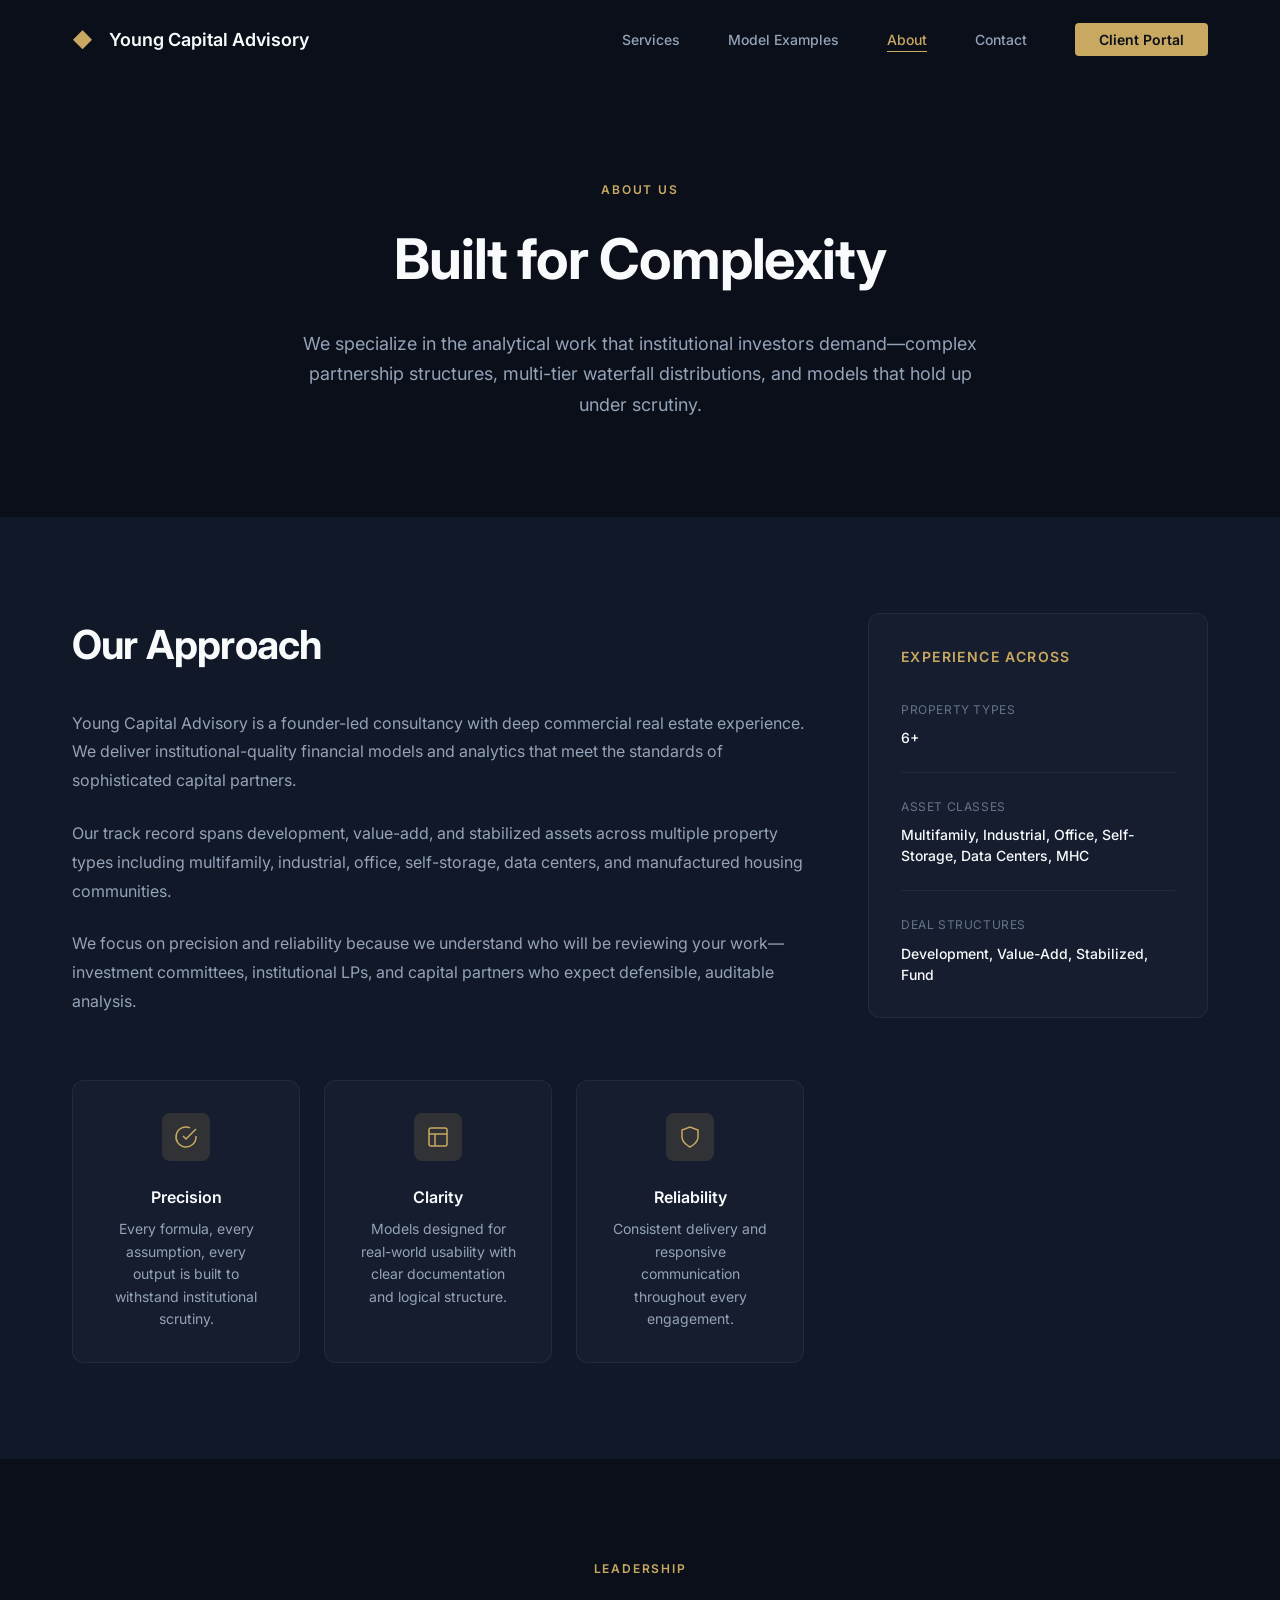
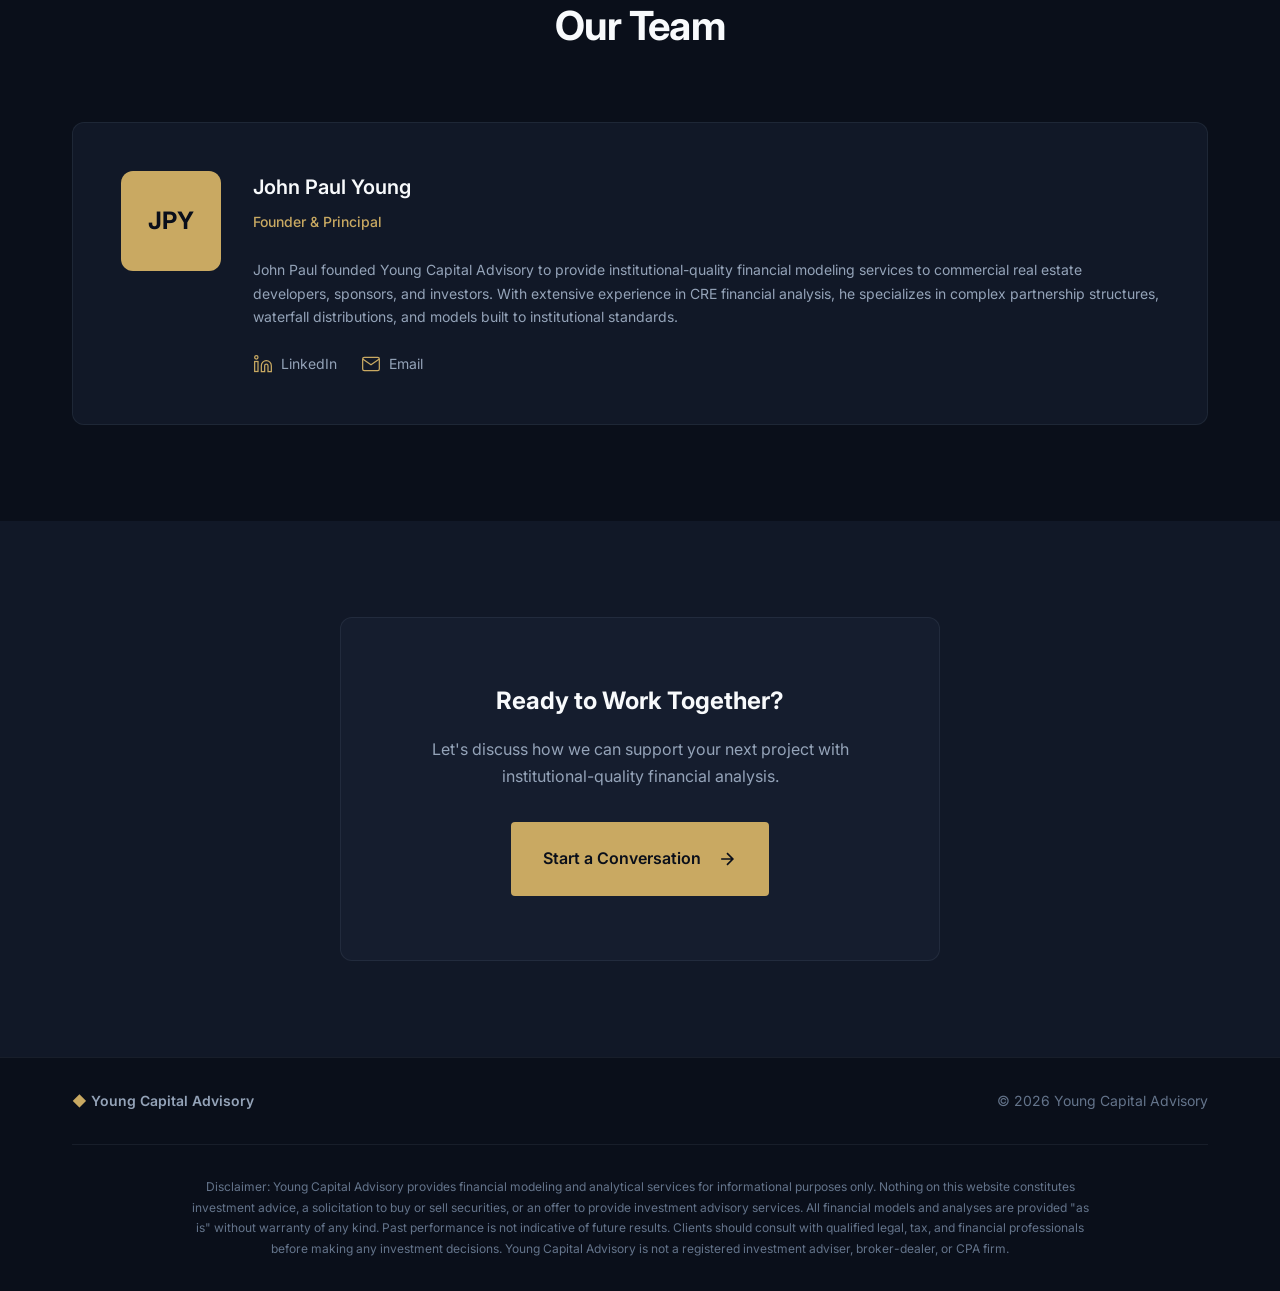
<file: public/about.html>
<!DOCTYPE html>
<html lang="en">
<head>
    <meta charset="UTF-8">
    <meta name="viewport" content="width=device-width, initial-scale=1.0">
    <meta name="description" content="Learn about Young Capital Advisory - a founder-led consultancy specializing in institutional-grade financial modeling for commercial real estate.">
    <meta name="keywords" content="commercial real estate, financial modeling, CRE consulting, about us, team">
    <meta name="author" content="Young Capital Advisory">
    <meta name="robots" content="index, follow">

    <title>About | Young Capital Advisory</title>

    <!-- Fonts -->
    <link rel="preconnect" href="https://fonts.googleapis.com">
    <link rel="preconnect" href="https://fonts.gstatic.com" crossorigin>
    <link href="https://fonts.googleapis.com/css2?family=Inter:wght@300;400;500;600;700&display=swap" rel="stylesheet">

    <!-- Favicon -->
    <link rel="icon" type="image/svg+xml" href="data:image/svg+xml,<svg xmlns='http://www.w3.org/2000/svg' viewBox='0 0 100 100'><text y='.9em' font-size='90'>◆</text></svg>">

    <link rel="stylesheet" href="css/styles.css">
    <link rel="stylesheet" href="css/about.css">
</head>
<body>
    <!-- Navigation -->
    <nav class="nav scrolled" id="nav">
        <div class="nav-container">
            <a href="index.html" class="nav-logo">
                <span class="logo-icon">◆</span>
                <span class="logo-text">Young Capital Advisory</span>
            </a>
            <button class="nav-toggle" id="nav-toggle" aria-label="Toggle navigation">
                <span></span>
                <span></span>
                <span></span>
            </button>
            <ul class="nav-menu" id="nav-menu">
                <li><a href="index.html#services" class="nav-link">Services</a></li>
                <li><a href="case-studies.html" class="nav-link">Model Examples</a></li>
                <li><a href="about.html" class="nav-link active">About</a></li>
                <li><a href="index.html#contact" class="nav-link">Contact</a></li>
                <li><a href="portal.html" class="nav-link nav-cta">Client Portal</a></li>
            </ul>
        </div>
    </nav>

    <!-- Hero Section -->
    <header class="about-hero">
        <div class="container">
            <span class="section-label">About Us</span>
            <h1 class="page-title">Built for Complexity</h1>
            <p class="page-subtitle">We specialize in the analytical work that institutional investors demand—complex partnership structures, multi-tier waterfall distributions, and models that hold up under scrutiny.</p>
        </div>
    </header>

    <!-- About Content Section -->
    <section class="about-content-section">
        <div class="container">
            <div class="about-grid">
                <div class="about-main">
                    <h2 class="section-title">Our Approach</h2>
                    <div class="about-text">
                        <p>Young Capital Advisory is a founder-led consultancy with deep commercial real estate experience. We deliver institutional-quality financial models and analytics that meet the standards of sophisticated capital partners.</p>
                        <p>Our track record spans development, value-add, and stabilized assets across multiple property types including multifamily, industrial, office, self-storage, data centers, and manufactured housing communities.</p>
                        <p>We focus on precision and reliability because we understand who will be reviewing your work—investment committees, institutional LPs, and capital partners who expect defensible, auditable analysis.</p>
                    </div>

                    <div class="values-grid">
                        <div class="value-card">
                            <div class="value-icon">
                                <svg width="24" height="24" viewBox="0 0 24 24" fill="none" stroke="currentColor" stroke-width="1.5">
                                    <path d="M22 11.08V12a10 10 0 11-5.93-9.14"/>
                                    <polyline points="22,4 12,14.01 9,11.01"/>
                                </svg>
                            </div>
                            <h3>Precision</h3>
                            <p>Every formula, every assumption, every output is built to withstand institutional scrutiny.</p>
                        </div>
                        <div class="value-card">
                            <div class="value-icon">
                                <svg width="24" height="24" viewBox="0 0 24 24" fill="none" stroke="currentColor" stroke-width="1.5">
                                    <rect x="3" y="3" width="18" height="18" rx="2"/>
                                    <path d="M3 9h18"/>
                                    <path d="M9 21V9"/>
                                </svg>
                            </div>
                            <h3>Clarity</h3>
                            <p>Models designed for real-world usability with clear documentation and logical structure.</p>
                        </div>
                        <div class="value-card">
                            <div class="value-icon">
                                <svg width="24" height="24" viewBox="0 0 24 24" fill="none" stroke="currentColor" stroke-width="1.5">
                                    <path d="M12 22s8-4 8-10V5l-8-3-8 3v7c0 6 8 10 8 10z"/>
                                </svg>
                            </div>
                            <h3>Reliability</h3>
                            <p>Consistent delivery and responsive communication throughout every engagement.</p>
                        </div>
                    </div>
                </div>

                <div class="about-sidebar">
                    <div class="stats-card">
                        <h3>Experience Across</h3>
                        <ul class="stats-list">
                            <li>
                                <span class="stat-label">Property Types</span>
                                <span class="stat-value">6+</span>
                            </li>
                            <li>
                                <span class="stat-label">Asset Classes</span>
                                <span class="stat-value">Multifamily, Industrial, Office, Self-Storage, Data Centers, MHC</span>
                            </li>
                            <li>
                                <span class="stat-label">Deal Structures</span>
                                <span class="stat-value">Development, Value-Add, Stabilized, Fund</span>
                            </li>
                        </ul>
                    </div>
                </div>
            </div>
        </div>
    </section>

    <!-- Team Section -->
    <section class="team-section">
        <div class="container">
            <div class="section-header">
                <span class="section-label">Leadership</span>
                <h2 class="section-title">Our Team</h2>
            </div>
            <div class="team-grid">
                <div class="team-card">
                    <div class="team-avatar">
                        <span class="avatar-initials">JPY</span>
                    </div>
                    <div class="team-info">
                        <h3 class="team-name">John Paul Young</h3>
                        <span class="team-role">Founder & Principal</span>
                        <p class="team-bio">John Paul founded Young Capital Advisory to provide institutional-quality financial modeling services to commercial real estate developers, sponsors, and investors. With extensive experience in CRE financial analysis, he specializes in complex partnership structures, waterfall distributions, and models built to institutional standards.</p>
                        <div class="team-links">
                            <a href="https://www.linkedin.com/in/john-paul-young-265390142" target="_blank" rel="noopener noreferrer" class="team-link">
                                <svg width="20" height="20" viewBox="0 0 24 24" fill="none" stroke="currentColor" stroke-width="1.5">
                                    <path d="M16 8a6 6 0 016 6v7h-4v-7a2 2 0 00-2-2 2 2 0 00-2 2v7h-4v-7a6 6 0 016-6z"/>
                                    <rect x="2" y="9" width="4" height="12"/>
                                    <circle cx="4" cy="4" r="2"/>
                                </svg>
                                LinkedIn
                            </a>
                            <a href="mailto:jpyoung939@gmail.com" class="team-link">
                                <svg width="20" height="20" viewBox="0 0 24 24" fill="none" stroke="currentColor" stroke-width="1.5">
                                    <rect x="2" y="4" width="20" height="16" rx="2"/>
                                    <path d="M22 6l-10 7L2 6"/>
                                </svg>
                                Email
                            </a>
                        </div>
                    </div>
                </div>
            </div>
        </div>
    </section>

    <!-- CTA Section -->
    <section class="cta-section">
        <div class="container">
            <div class="cta-card">
                <h2>Ready to Work Together?</h2>
                <p>Let's discuss how we can support your next project with institutional-quality financial analysis.</p>
                <a href="index.html#contact" class="btn btn-primary">
                    Start a Conversation
                    <svg class="btn-arrow" width="20" height="20" viewBox="0 0 24 24" fill="none" stroke="currentColor" stroke-width="2">
                        <path d="M5 12h14M12 5l7 7-7 7"/>
                    </svg>
                </a>
            </div>
        </div>
    </section>

    <!-- Footer -->
    <footer class="footer">
        <div class="container">
            <div class="footer-content">
                <span class="footer-logo">◆ Young Capital Advisory</span>
                <span class="footer-copy">© 2026 Young Capital Advisory</span>
            </div>
            <div class="footer-disclaimer">
                <p>Disclaimer: Young Capital Advisory provides financial modeling and analytical services for informational purposes only. Nothing on this website constitutes investment advice, a solicitation to buy or sell securities, or an offer to provide investment advisory services. All financial models and analyses are provided "as is" without warranty of any kind. Past performance is not indicative of future results. Clients should consult with qualified legal, tax, and financial professionals before making any investment decisions. Young Capital Advisory is not a registered investment adviser, broker-dealer, or CPA firm.</p>
            </div>
        </div>
    </footer>

    <script src="js/script.js"></script>
</body>
</html>
</file>
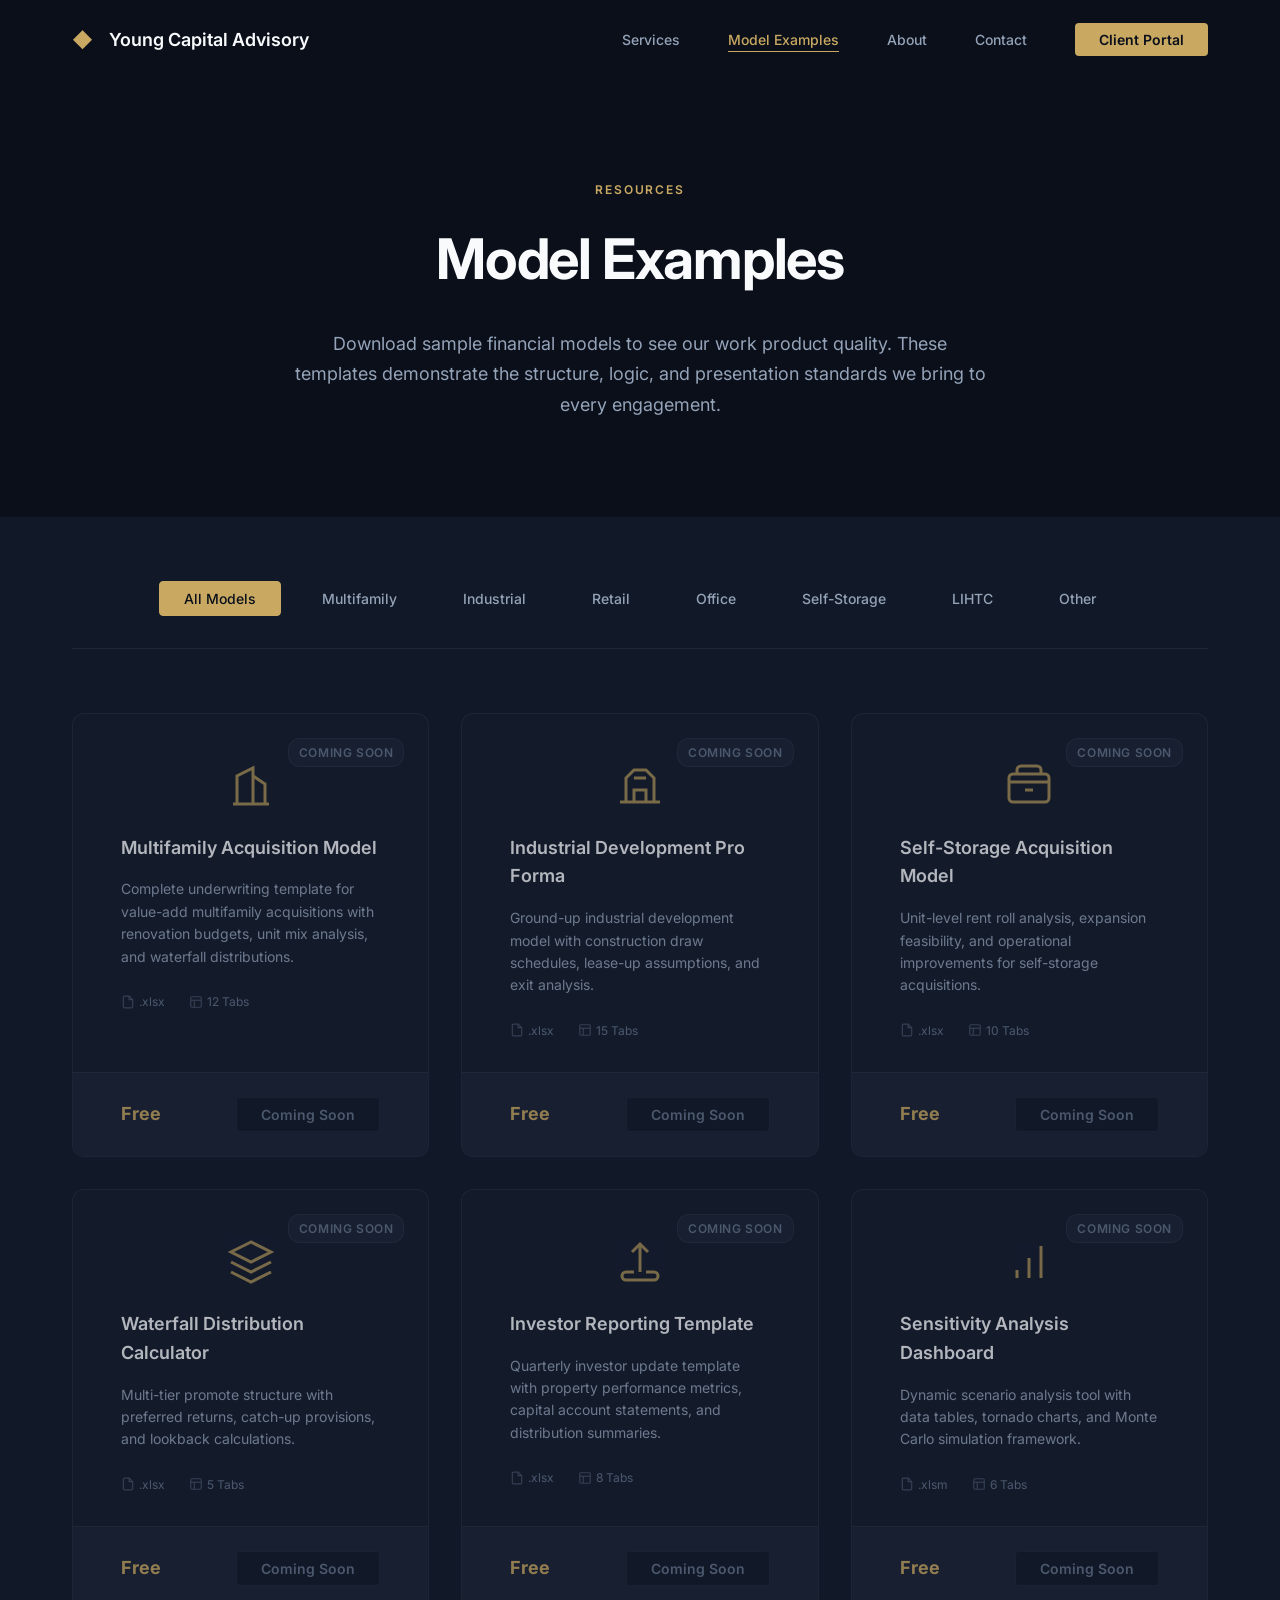
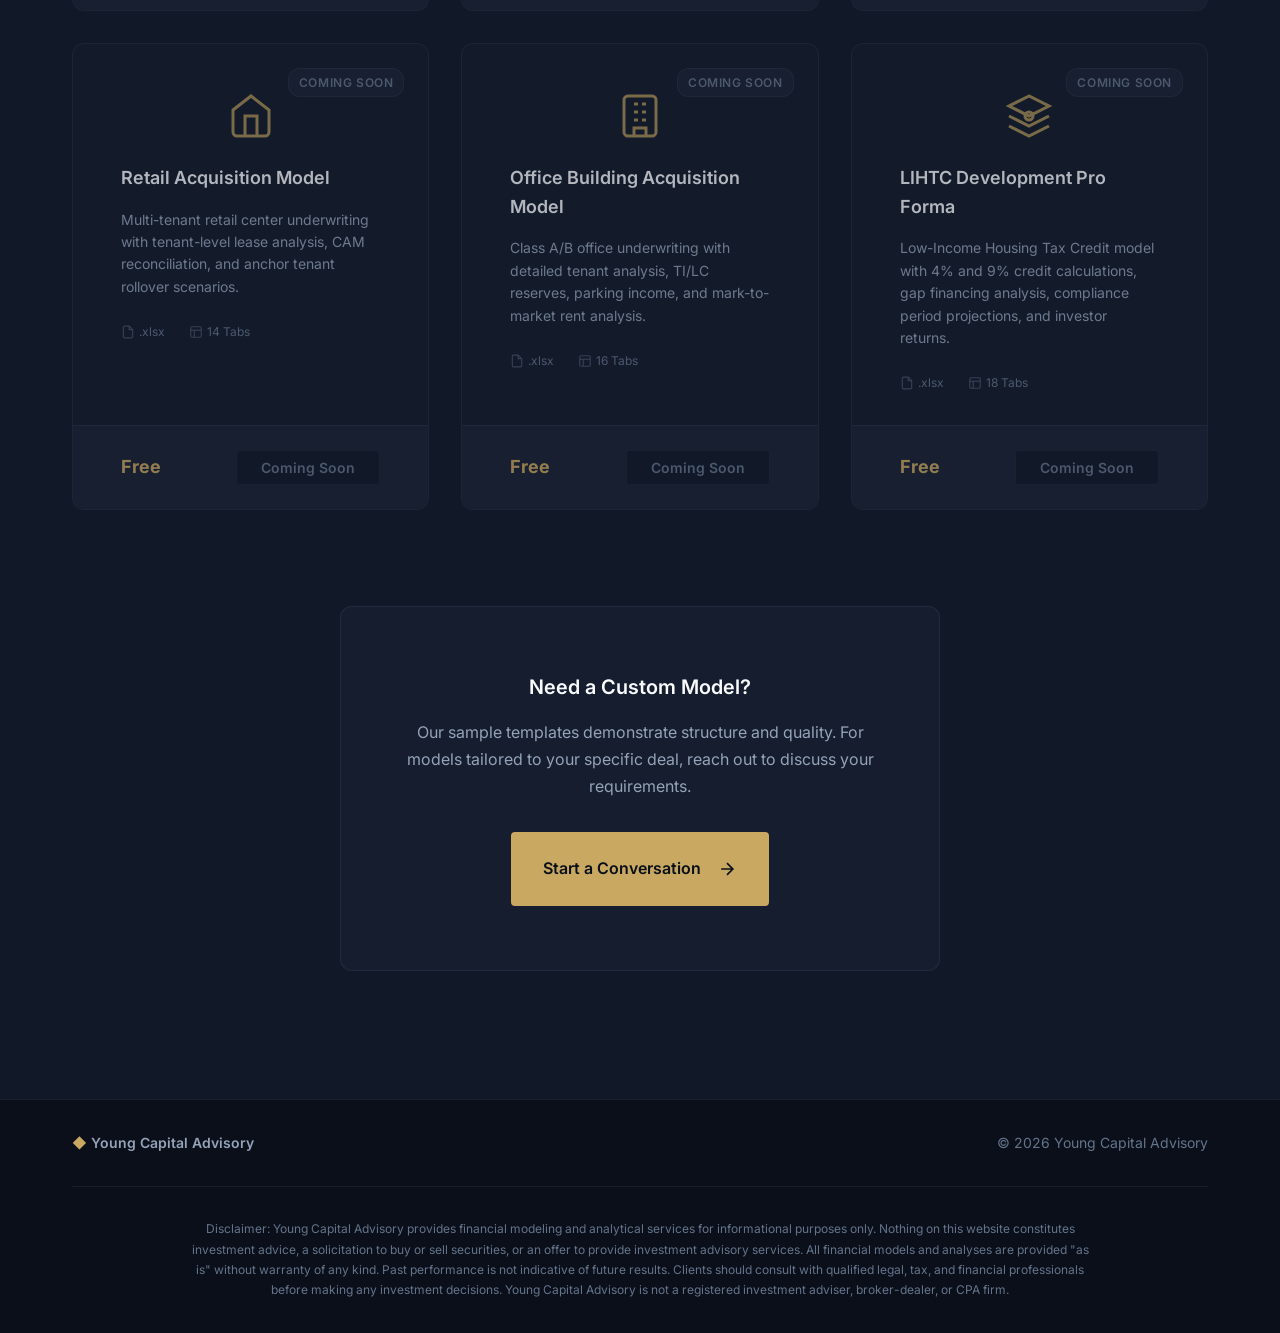
<file: public/case-studies.html>
<!DOCTYPE html>
<html lang="en">
<head>
    <meta charset="UTF-8">
    <meta name="viewport" content="width=device-width, initial-scale=1.0">
    <meta name="description" content="Download free CRE financial model examples from Young Capital Advisory. Excel templates for multifamily, industrial, and self-storage underwriting.">
    <meta name="keywords" content="CRE financial models, Excel templates, real estate underwriting, pro forma templates, free downloads">
    <meta name="author" content="Young Capital Advisory">
    <meta name="robots" content="index, follow">

    <title>Model Examples | Young Capital Advisory</title>

    <!-- Fonts -->
    <link rel="preconnect" href="https://fonts.googleapis.com">
    <link rel="preconnect" href="https://fonts.gstatic.com" crossorigin>
    <link href="https://fonts.googleapis.com/css2?family=Inter:wght@300;400;500;600;700&display=swap" rel="stylesheet">

    <!-- Favicon -->
    <link rel="icon" type="image/svg+xml" href="data:image/svg+xml,<svg xmlns='http://www.w3.org/2000/svg' viewBox='0 0 100 100'><text y='.9em' font-size='90'>◆</text></svg>">

    <link rel="stylesheet" href="css/styles.css">
    <link rel="stylesheet" href="css/case-studies.css">
</head>
<body>
    <!-- Navigation -->
    <nav class="nav scrolled" id="nav">
        <div class="nav-container">
            <a href="index.html" class="nav-logo">
                <span class="logo-icon">◆</span>
                <span class="logo-text">Young Capital Advisory</span>
            </a>
            <button class="nav-toggle" id="nav-toggle" aria-label="Toggle navigation">
                <span></span>
                <span></span>
                <span></span>
            </button>
            <ul class="nav-menu" id="nav-menu">
                <li><a href="index.html#services" class="nav-link">Services</a></li>
                <li><a href="case-studies.html" class="nav-link active">Model Examples</a></li>
                <li><a href="about.html" class="nav-link">About</a></li>
                <li><a href="index.html#contact" class="nav-link">Contact</a></li>
                <li><a href="portal.html" class="nav-link nav-cta">Client Portal</a></li>
            </ul>
        </div>
    </nav>

    <!-- Hero Section -->
    <header class="case-studies-hero">
        <div class="container">
            <span class="section-label">Resources</span>
            <h1 class="page-title">Model Examples</h1>
            <p class="page-subtitle">Download sample financial models to see our work product quality. These templates demonstrate the structure, logic, and presentation standards we bring to every engagement.</p>
        </div>
    </header>

    <!-- Models Grid -->
    <section class="models-section">
        <div class="container">
            <!-- Filter Tabs -->
            <div class="models-filter">
                <button class="filter-btn active" data-filter="all">All Models</button>
                <button class="filter-btn" data-filter="multifamily">Multifamily</button>
                <button class="filter-btn" data-filter="industrial">Industrial</button>
                <button class="filter-btn" data-filter="retail">Retail</button>
                <button class="filter-btn" data-filter="office">Office</button>
                <button class="filter-btn" data-filter="self-storage">Self-Storage</button>
                <button class="filter-btn" data-filter="lihtc">LIHTC</button>
                <button class="filter-btn" data-filter="other">Other</button>
            </div>

            <!-- Models Grid -->
            <div class="models-grid" id="models-grid">
                <!-- Placeholder Card 1 -->
                <div class="model-card coming-soon" data-category="multifamily">
                    <div class="model-card-badge">Coming Soon</div>
                    <div class="model-card-icon">
                        <svg width="32" height="32" viewBox="0 0 24 24" fill="none" stroke="currentColor" stroke-width="1.5">
                            <path d="M3 21h18"/>
                            <path d="M5 21V7l8-4v18"/>
                            <path d="M19 21V11l-6-4"/>
                            <path d="M9 9v.01"/>
                            <path d="M9 12v.01"/>
                            <path d="M9 15v.01"/>
                            <path d="M9 18v.01"/>
                        </svg>
                    </div>
                    <div class="model-card-content">
                        <h3 class="model-card-title">Multifamily Acquisition Model</h3>
                        <p class="model-card-desc">Complete underwriting template for value-add multifamily acquisitions with renovation budgets, unit mix analysis, and waterfall distributions.</p>
                        <div class="model-card-meta">
                            <span class="meta-item">
                                <svg width="14" height="14" viewBox="0 0 24 24" fill="none" stroke="currentColor" stroke-width="2">
                                    <path d="M14 2H6a2 2 0 00-2 2v16a2 2 0 002 2h12a2 2 0 002-2V8z"/>
                                    <polyline points="14,2 14,8 20,8"/>
                                </svg>
                                .xlsx
                            </span>
                            <span class="meta-item">
                                <svg width="14" height="14" viewBox="0 0 24 24" fill="none" stroke="currentColor" stroke-width="2">
                                    <rect x="3" y="3" width="18" height="18" rx="2"/>
                                    <path d="M3 9h18"/>
                                    <path d="M9 21V9"/>
                                </svg>
                                12 Tabs
                            </span>
                        </div>
                    </div>
                    <div class="model-card-footer">
                        <span class="model-price">Free</span>
                        <button class="btn btn-disabled" disabled>Coming Soon</button>
                    </div>
                </div>

                <!-- Placeholder Card 2 -->
                <div class="model-card coming-soon" data-category="industrial">
                    <div class="model-card-badge">Coming Soon</div>
                    <div class="model-card-icon">
                        <svg width="32" height="32" viewBox="0 0 24 24" fill="none" stroke="currentColor" stroke-width="1.5">
                            <path d="M2 20h20"/>
                            <path d="M5 20V8l4-4h6l4 4v12"/>
                            <path d="M9 20v-6h6v6"/>
                            <path d="M9 8h6"/>
                        </svg>
                    </div>
                    <div class="model-card-content">
                        <h3 class="model-card-title">Industrial Development Pro Forma</h3>
                        <p class="model-card-desc">Ground-up industrial development model with construction draw schedules, lease-up assumptions, and exit analysis.</p>
                        <div class="model-card-meta">
                            <span class="meta-item">
                                <svg width="14" height="14" viewBox="0 0 24 24" fill="none" stroke="currentColor" stroke-width="2">
                                    <path d="M14 2H6a2 2 0 00-2 2v16a2 2 0 002 2h12a2 2 0 002-2V8z"/>
                                    <polyline points="14,2 14,8 20,8"/>
                                </svg>
                                .xlsx
                            </span>
                            <span class="meta-item">
                                <svg width="14" height="14" viewBox="0 0 24 24" fill="none" stroke="currentColor" stroke-width="2">
                                    <rect x="3" y="3" width="18" height="18" rx="2"/>
                                    <path d="M3 9h18"/>
                                    <path d="M9 21V9"/>
                                </svg>
                                15 Tabs
                            </span>
                        </div>
                    </div>
                    <div class="model-card-footer">
                        <span class="model-price">Free</span>
                        <button class="btn btn-disabled" disabled>Coming Soon</button>
                    </div>
                </div>

                <!-- Placeholder Card 3 -->
                <div class="model-card coming-soon" data-category="self-storage">
                    <div class="model-card-badge">Coming Soon</div>
                    <div class="model-card-icon">
                        <svg width="32" height="32" viewBox="0 0 24 24" fill="none" stroke="currentColor" stroke-width="1.5">
                            <rect x="2" y="6" width="20" height="14" rx="2"/>
                            <path d="M2 10h20"/>
                            <path d="M6 6v-2a2 2 0 012-2h8a2 2 0 012 2v2"/>
                            <line x1="10" y1="14" x2="14" y2="14"/>
                        </svg>
                    </div>
                    <div class="model-card-content">
                        <h3 class="model-card-title">Self-Storage Acquisition Model</h3>
                        <p class="model-card-desc">Unit-level rent roll analysis, expansion feasibility, and operational improvements for self-storage acquisitions.</p>
                        <div class="model-card-meta">
                            <span class="meta-item">
                                <svg width="14" height="14" viewBox="0 0 24 24" fill="none" stroke="currentColor" stroke-width="2">
                                    <path d="M14 2H6a2 2 0 00-2 2v16a2 2 0 002 2h12a2 2 0 002-2V8z"/>
                                    <polyline points="14,2 14,8 20,8"/>
                                </svg>
                                .xlsx
                            </span>
                            <span class="meta-item">
                                <svg width="14" height="14" viewBox="0 0 24 24" fill="none" stroke="currentColor" stroke-width="2">
                                    <rect x="3" y="3" width="18" height="18" rx="2"/>
                                    <path d="M3 9h18"/>
                                    <path d="M9 21V9"/>
                                </svg>
                                10 Tabs
                            </span>
                        </div>
                    </div>
                    <div class="model-card-footer">
                        <span class="model-price">Free</span>
                        <button class="btn btn-disabled" disabled>Coming Soon</button>
                    </div>
                </div>

                <!-- Placeholder Card 4 -->
                <div class="model-card coming-soon" data-category="other">
                    <div class="model-card-badge">Coming Soon</div>
                    <div class="model-card-icon">
                        <svg width="32" height="32" viewBox="0 0 24 24" fill="none" stroke="currentColor" stroke-width="1.5">
                            <path d="M12 2L2 7l10 5 10-5-10-5z"/>
                            <path d="M2 17l10 5 10-5"/>
                            <path d="M2 12l10 5 10-5"/>
                        </svg>
                    </div>
                    <div class="model-card-content">
                        <h3 class="model-card-title">Waterfall Distribution Calculator</h3>
                        <p class="model-card-desc">Multi-tier promote structure with preferred returns, catch-up provisions, and lookback calculations.</p>
                        <div class="model-card-meta">
                            <span class="meta-item">
                                <svg width="14" height="14" viewBox="0 0 24 24" fill="none" stroke="currentColor" stroke-width="2">
                                    <path d="M14 2H6a2 2 0 00-2 2v16a2 2 0 002 2h12a2 2 0 002-2V8z"/>
                                    <polyline points="14,2 14,8 20,8"/>
                                </svg>
                                .xlsx
                            </span>
                            <span class="meta-item">
                                <svg width="14" height="14" viewBox="0 0 24 24" fill="none" stroke="currentColor" stroke-width="2">
                                    <rect x="3" y="3" width="18" height="18" rx="2"/>
                                    <path d="M3 9h18"/>
                                    <path d="M9 21V9"/>
                                </svg>
                                5 Tabs
                            </span>
                        </div>
                    </div>
                    <div class="model-card-footer">
                        <span class="model-price">Free</span>
                        <button class="btn btn-disabled" disabled>Coming Soon</button>
                    </div>
                </div>

                <!-- Placeholder Card 5 -->
                <div class="model-card coming-soon" data-category="multifamily">
                    <div class="model-card-badge">Coming Soon</div>
                    <div class="model-card-icon">
                        <svg width="32" height="32" viewBox="0 0 24 24" fill="none" stroke="currentColor" stroke-width="1.5">
                            <path d="M9 17H5a2 2 0 00-2 2v0a2 2 0 002 2h14a2 2 0 002-2v0a2 2 0 00-2-2h-4"/>
                            <path d="M12 17V3"/>
                            <path d="M8 7l4-4 4 4"/>
                        </svg>
                    </div>
                    <div class="model-card-content">
                        <h3 class="model-card-title">Investor Reporting Template</h3>
                        <p class="model-card-desc">Quarterly investor update template with property performance metrics, capital account statements, and distribution summaries.</p>
                        <div class="model-card-meta">
                            <span class="meta-item">
                                <svg width="14" height="14" viewBox="0 0 24 24" fill="none" stroke="currentColor" stroke-width="2">
                                    <path d="M14 2H6a2 2 0 00-2 2v16a2 2 0 002 2h12a2 2 0 002-2V8z"/>
                                    <polyline points="14,2 14,8 20,8"/>
                                </svg>
                                .xlsx
                            </span>
                            <span class="meta-item">
                                <svg width="14" height="14" viewBox="0 0 24 24" fill="none" stroke="currentColor" stroke-width="2">
                                    <rect x="3" y="3" width="18" height="18" rx="2"/>
                                    <path d="M3 9h18"/>
                                    <path d="M9 21V9"/>
                                </svg>
                                8 Tabs
                            </span>
                        </div>
                    </div>
                    <div class="model-card-footer">
                        <span class="model-price">Free</span>
                        <button class="btn btn-disabled" disabled>Coming Soon</button>
                    </div>
                </div>

                <!-- Placeholder Card 6 -->
                <div class="model-card coming-soon" data-category="other">
                    <div class="model-card-badge">Coming Soon</div>
                    <div class="model-card-icon">
                        <svg width="32" height="32" viewBox="0 0 24 24" fill="none" stroke="currentColor" stroke-width="1.5">
                            <line x1="12" y1="20" x2="12" y2="10"/>
                            <line x1="18" y1="20" x2="18" y2="4"/>
                            <line x1="6" y1="20" x2="6" y2="16"/>
                        </svg>
                    </div>
                    <div class="model-card-content">
                        <h3 class="model-card-title">Sensitivity Analysis Dashboard</h3>
                        <p class="model-card-desc">Dynamic scenario analysis tool with data tables, tornado charts, and Monte Carlo simulation framework.</p>
                        <div class="model-card-meta">
                            <span class="meta-item">
                                <svg width="14" height="14" viewBox="0 0 24 24" fill="none" stroke="currentColor" stroke-width="2">
                                    <path d="M14 2H6a2 2 0 00-2 2v16a2 2 0 002 2h12a2 2 0 002-2V8z"/>
                                    <polyline points="14,2 14,8 20,8"/>
                                </svg>
                                .xlsm
                            </span>
                            <span class="meta-item">
                                <svg width="14" height="14" viewBox="0 0 24 24" fill="none" stroke="currentColor" stroke-width="2">
                                    <rect x="3" y="3" width="18" height="18" rx="2"/>
                                    <path d="M3 9h18"/>
                                    <path d="M9 21V9"/>
                                </svg>
                                6 Tabs
                            </span>
                        </div>
                    </div>
                    <div class="model-card-footer">
                        <span class="model-price">Free</span>
                        <button class="btn btn-disabled" disabled>Coming Soon</button>
                    </div>
                </div>

                <!-- Retail Acquisition Model -->
                <div class="model-card coming-soon" data-category="retail">
                    <div class="model-card-badge">Coming Soon</div>
                    <div class="model-card-icon">
                        <svg width="32" height="32" viewBox="0 0 24 24" fill="none" stroke="currentColor" stroke-width="1.5">
                            <path d="M3 9l9-7 9 7v11a2 2 0 01-2 2H5a2 2 0 01-2-2z"/>
                            <polyline points="9 22 9 12 15 12 15 22"/>
                        </svg>
                    </div>
                    <div class="model-card-content">
                        <h3 class="model-card-title">Retail Acquisition Model</h3>
                        <p class="model-card-desc">Multi-tenant retail center underwriting with tenant-level lease analysis, CAM reconciliation, and anchor tenant rollover scenarios.</p>
                        <div class="model-card-meta">
                            <span class="meta-item">
                                <svg width="14" height="14" viewBox="0 0 24 24" fill="none" stroke="currentColor" stroke-width="2">
                                    <path d="M14 2H6a2 2 0 00-2 2v16a2 2 0 002 2h12a2 2 0 002-2V8z"/>
                                    <polyline points="14,2 14,8 20,8"/>
                                </svg>
                                .xlsx
                            </span>
                            <span class="meta-item">
                                <svg width="14" height="14" viewBox="0 0 24 24" fill="none" stroke="currentColor" stroke-width="2">
                                    <rect x="3" y="3" width="18" height="18" rx="2"/>
                                    <path d="M3 9h18"/>
                                    <path d="M9 21V9"/>
                                </svg>
                                14 Tabs
                            </span>
                        </div>
                    </div>
                    <div class="model-card-footer">
                        <span class="model-price">Free</span>
                        <button class="btn btn-disabled" disabled>Coming Soon</button>
                    </div>
                </div>

                <!-- Office Building Model -->
                <div class="model-card coming-soon" data-category="office">
                    <div class="model-card-badge">Coming Soon</div>
                    <div class="model-card-icon">
                        <svg width="32" height="32" viewBox="0 0 24 24" fill="none" stroke="currentColor" stroke-width="1.5">
                            <rect x="4" y="2" width="16" height="20" rx="2"/>
                            <path d="M9 6h2"/>
                            <path d="M13 6h2"/>
                            <path d="M9 10h2"/>
                            <path d="M13 10h2"/>
                            <path d="M9 14h2"/>
                            <path d="M13 14h2"/>
                            <path d="M9 22v-4h6v4"/>
                        </svg>
                    </div>
                    <div class="model-card-content">
                        <h3 class="model-card-title">Office Building Acquisition Model</h3>
                        <p class="model-card-desc">Class A/B office underwriting with detailed tenant analysis, TI/LC reserves, parking income, and mark-to-market rent analysis.</p>
                        <div class="model-card-meta">
                            <span class="meta-item">
                                <svg width="14" height="14" viewBox="0 0 24 24" fill="none" stroke="currentColor" stroke-width="2">
                                    <path d="M14 2H6a2 2 0 00-2 2v16a2 2 0 002 2h12a2 2 0 002-2V8z"/>
                                    <polyline points="14,2 14,8 20,8"/>
                                </svg>
                                .xlsx
                            </span>
                            <span class="meta-item">
                                <svg width="14" height="14" viewBox="0 0 24 24" fill="none" stroke="currentColor" stroke-width="2">
                                    <rect x="3" y="3" width="18" height="18" rx="2"/>
                                    <path d="M3 9h18"/>
                                    <path d="M9 21V9"/>
                                </svg>
                                16 Tabs
                            </span>
                        </div>
                    </div>
                    <div class="model-card-footer">
                        <span class="model-price">Free</span>
                        <button class="btn btn-disabled" disabled>Coming Soon</button>
                    </div>
                </div>

                <!-- LIHTC Model -->
                <div class="model-card coming-soon" data-category="lihtc">
                    <div class="model-card-badge">Coming Soon</div>
                    <div class="model-card-icon">
                        <svg width="32" height="32" viewBox="0 0 24 24" fill="none" stroke="currentColor" stroke-width="1.5">
                            <path d="M12 2L2 7l10 5 10-5-10-5z"/>
                            <path d="M2 17l10 5 10-5"/>
                            <path d="M2 12l10 5 10-5"/>
                            <circle cx="12" cy="12" r="2"/>
                        </svg>
                    </div>
                    <div class="model-card-content">
                        <h3 class="model-card-title">LIHTC Development Pro Forma</h3>
                        <p class="model-card-desc">Low-Income Housing Tax Credit model with 4% and 9% credit calculations, gap financing analysis, compliance period projections, and investor returns.</p>
                        <div class="model-card-meta">
                            <span class="meta-item">
                                <svg width="14" height="14" viewBox="0 0 24 24" fill="none" stroke="currentColor" stroke-width="2">
                                    <path d="M14 2H6a2 2 0 00-2 2v16a2 2 0 002 2h12a2 2 0 002-2V8z"/>
                                    <polyline points="14,2 14,8 20,8"/>
                                </svg>
                                .xlsx
                            </span>
                            <span class="meta-item">
                                <svg width="14" height="14" viewBox="0 0 24 24" fill="none" stroke="currentColor" stroke-width="2">
                                    <rect x="3" y="3" width="18" height="18" rx="2"/>
                                    <path d="M3 9h18"/>
                                    <path d="M9 21V9"/>
                                </svg>
                                18 Tabs
                            </span>
                        </div>
                    </div>
                    <div class="model-card-footer">
                        <span class="model-price">Free</span>
                        <button class="btn btn-disabled" disabled>Coming Soon</button>
                    </div>
                </div>
            </div>

            <!-- Empty State / CTA -->
            <div class="models-cta">
                <div class="cta-content">
                    <h3>Need a Custom Model?</h3>
                    <p>Our sample templates demonstrate structure and quality. For models tailored to your specific deal, reach out to discuss your requirements.</p>
                    <a href="index.html#contact" class="btn btn-primary">
                        Start a Conversation
                        <svg class="btn-arrow" width="20" height="20" viewBox="0 0 24 24" fill="none" stroke="currentColor" stroke-width="2">
                            <path d="M5 12h14M12 5l7 7-7 7"/>
                        </svg>
                    </a>
                </div>
            </div>
        </div>
    </section>

    <!-- Footer -->
    <footer class="footer">
        <div class="container">
            <div class="footer-content">
                <span class="footer-logo">◆ Young Capital Advisory</span>
                <span class="footer-copy">© 2026 Young Capital Advisory</span>
            </div>
            <div class="footer-disclaimer">
                <p>Disclaimer: Young Capital Advisory provides financial modeling and analytical services for informational purposes only. Nothing on this website constitutes investment advice, a solicitation to buy or sell securities, or an offer to provide investment advisory services. All financial models and analyses are provided "as is" without warranty of any kind. Past performance is not indicative of future results. Clients should consult with qualified legal, tax, and financial professionals before making any investment decisions. Young Capital Advisory is not a registered investment adviser, broker-dealer, or CPA firm.</p>
            </div>
        </div>
    </footer>

    <script src="js/script.js"></script>
    <script>
        // Simple filter functionality
        document.querySelectorAll('.filter-btn').forEach(btn => {
            btn.addEventListener('click', () => {
                // Update active state
                document.querySelectorAll('.filter-btn').forEach(b => b.classList.remove('active'));
                btn.classList.add('active');

                const filter = btn.dataset.filter;
                const cards = document.querySelectorAll('.model-card');

                cards.forEach(card => {
                    if (filter === 'all' || card.dataset.category === filter) {
                        card.style.display = 'flex';
                    } else {
                        card.style.display = 'none';
                    }
                });
            });
        });
    </script>
</body>
</html>
</file>
<file: styles.css>
/* ------------------------------------------------------------------ *
 *  Young Capital Advisory
 *  A hand-set editorial system. Paper, ink, rule, and a single oxblood.
 *  References: Impossible Bureau (restraint, scale, rhythm) and the
 *  Codex Atlanticus digital archive (plates, captions, antiqued warmth).
 * ------------------------------------------------------------------ */

:root {
  --paper:        #F1EADC;   /* warm ivory body */
  --paper-deep:   #E7DDC8;   /* section alternate */
  --ink:          #15120E;   /* near-black, warm */
  --ink-soft:     #4A423A;   /* secondary copy */
  --ink-mute:     #7A7063;   /* captions, metadata */
  --rule:         #CFC4AE;   /* hairlines */
  --oxblood:      #6B2416;   /* single accent */
  --oxblood-ink:  #8A2E1C;
  --dark:         #1C1712;   /* dark section */
  --dark-ink:     #EADFC7;   /* copy on dark */
  --dark-mute:    #9A8E76;

  --serif: "Fraunces", "Iowan Old Style", "Baskerville", "Georgia", serif;
  --sans:  "Inter", -apple-system, BlinkMacSystemFont, "Helvetica Neue", Arial, sans-serif;
  --mono:  "JetBrains Mono", "IBM Plex Mono", ui-monospace, Menlo, monospace;

  --max:    1320px;
  --gutter: clamp(1.25rem, 3vw, 2.5rem);
  --pad-y:  clamp(4rem, 9vw, 8rem);
}

* { box-sizing: border-box; }
html { scroll-behavior: smooth; -webkit-text-size-adjust: 100%; }
body {
  margin: 0;
  background: var(--paper);
  color: var(--ink);
  font-family: var(--sans);
  font-weight: 400;
  font-size: 16px;
  line-height: 1.55;
  text-rendering: optimizeLegibility;
  -webkit-font-smoothing: antialiased;
  -moz-osx-font-smoothing: grayscale;
  /* subtle paper grain */
  background-image:
    radial-gradient(rgba(80,60,40,0.045) 1px, transparent 1.2px),
    radial-gradient(rgba(80,60,40,0.035) 1px, transparent 1.2px);
  background-size: 3px 3px, 7px 7px;
  background-position: 0 0, 1px 2px;
}

img, svg { max-width: 100%; display: block; }
a { color: inherit; text-decoration: none; }
p { margin: 0; }
ul, ol { margin: 0; padding: 0; list-style: none; }
em { font-style: italic; }

.visually-hidden {
  position: absolute; width: 1px; height: 1px; padding: 0; margin: -1px;
  overflow: hidden; clip: rect(0,0,0,0); white-space: nowrap; border: 0;
}

/* ------------------------------------------------------------------ */
/*  Typography                                                        */
/* ------------------------------------------------------------------ */

.eyebrow {
  font-family: var(--mono);
  font-size: 11px;
  letter-spacing: 0.16em;
  text-transform: uppercase;
  color: var(--ink-mute);
}

.display {
  font-family: var(--serif);
  font-weight: 300;
  font-optical-sizing: auto;
  font-variation-settings: "SOFT" 50, "WONK" 0, "opsz" 144;
  font-size: clamp(2.6rem, 6.6vw, 6.2rem);
  line-height: 0.98;
  letter-spacing: -0.02em;
  margin: 0;
  color: var(--ink);
}
.display em {
  font-style: italic;
  font-weight: 400;
  color: var(--oxblood);
}

.lede {
  font-family: var(--serif);
  font-weight: 400;
  font-size: clamp(1.05rem, 1.25vw, 1.2rem);
  line-height: 1.55;
  color: var(--ink-soft);
}

/* ------------------------------------------------------------------ */
/*  Masthead                                                          */
/* ------------------------------------------------------------------ */

.masthead {
  position: sticky; top: 0; z-index: 50;
  background: color-mix(in oklab, var(--paper) 92%, transparent);
  backdrop-filter: saturate(140%) blur(8px);
  -webkit-backdrop-filter: saturate(140%) blur(8px);
}
.masthead__inner {
  max-width: var(--max);
  margin: 0 auto;
  padding: 14px var(--gutter) 12px;
  display: grid;
  grid-template-columns: 1fr auto 1fr;
  align-items: center;
  gap: 1.5rem;
}
.masthead__rule {
  height: 1px;
  background: var(--rule);
}
.masthead__mark {
  display: inline-flex; align-items: center; gap: 10px;
  color: var(--ink);
}
.mark__glyph {
  width: 28px; height: 28px;
  color: var(--ink);
}
.mark__word {
  display: flex; flex-direction: column; line-height: 0.95;
}
.mark__line1 {
  font-family: var(--serif);
  font-weight: 400;
  font-size: 16px;
  letter-spacing: -0.005em;
}
.mark__line2 {
  font-family: var(--serif);
  font-style: italic;
  font-size: 13px;
  color: var(--ink-soft);
  margin-top: 2px;
}

.masthead__meta {
  display: flex; gap: 2rem; margin: 0;
  font-family: var(--mono); font-size: 10.5px;
  letter-spacing: 0.08em; text-transform: uppercase;
  color: var(--ink-mute);
  justify-content: center;
}
.masthead__meta > div { display: flex; gap: .55ch; }
.masthead__meta dt { opacity: 0.6; margin: 0; }
.masthead__meta dd { margin: 0; color: var(--ink-soft); }

.masthead__nav {
  display: flex; gap: 1.6rem; justify-content: flex-end; align-items: center;
  font-size: 14px;
}
.masthead__nav a {
  position: relative; padding-bottom: 2px;
  color: var(--ink-soft);
  transition: color .2s ease;
}
.masthead__nav a:hover { color: var(--oxblood); }
.masthead__nav a::after {
  content: ""; position: absolute; left: 0; right: 100%; bottom: 0;
  height: 1px; background: var(--oxblood);
  transition: right .25s ease;
}
.masthead__nav a:hover::after { right: 0; }
.nav__contact {
  font-family: var(--serif);
  font-style: italic;
  color: var(--ink) !important;
}
.nav__contact::after { display: none; }

@media (max-width: 900px) {
  .masthead__inner { grid-template-columns: auto 1fr; }
  .masthead__meta  { display: none; }
  .masthead__nav   { gap: 1rem; }
  .masthead__nav a:not(.nav__contact) { display: none; }
}

/* ------------------------------------------------------------------ */
/*  Section shell                                                     */
/* ------------------------------------------------------------------ */

.section {
  max-width: var(--max);
  margin: 0 auto;
  padding: var(--pad-y) var(--gutter);
  position: relative;
}
.section--paper { background: var(--paper-deep); max-width: none; }
.section--paper > * { max-width: var(--max); margin-left: auto; margin-right: auto; }

.section--dark {
  background: var(--dark); color: var(--dark-ink);
  max-width: none;
}
.section--dark > * { max-width: var(--max); margin-left: auto; margin-right: auto; }
.section--dark .section__kicker,
.section--dark p { color: var(--dark-mute); }
.section--dark h3 { color: var(--dark-ink); }

.section__head {
  display: grid;
  grid-template-columns: 120px 1fr;
  grid-template-areas:
    "num   title"
    "num   kicker";
  gap: .5rem 2rem;
  padding-bottom: 3rem;
  border-bottom: 1px solid var(--rule);
  margin-bottom: 4rem;
  align-items: start;
}
.section--dark .section__head { border-bottom-color: rgba(255,255,255,0.12); }
.section__num {
  grid-area: num;
  font-family: var(--mono);
  font-size: 12px;
  letter-spacing: 0.22em;
  color: var(--ink-mute);
  padding-top: .8rem;
}
.section--dark .section__num { color: var(--dark-mute); }
.section__title {
  grid-area: title;
  font-family: var(--serif);
  font-weight: 300;
  font-size: clamp(2rem, 4vw, 3.4rem);
  line-height: 1.02;
  letter-spacing: -0.015em;
  margin: 0;
}
.section__kicker {
  grid-area: kicker;
  font-family: var(--serif);
  font-size: clamp(1.05rem, 1.2vw, 1.2rem);
  line-height: 1.55;
  color: var(--ink-soft);
  max-width: 58ch;
}

@media (max-width: 700px) {
  .section__head {
    grid-template-columns: 1fr;
    grid-template-areas: "num" "title" "kicker";
  }
  .section__num { padding-top: 0; }
}

/* ------------------------------------------------------------------ */
/*  Hero                                                              */
/* ------------------------------------------------------------------ */

.hero {
  max-width: var(--max);
  margin: 0 auto;
  padding: clamp(3.5rem, 9vw, 8rem) var(--gutter) clamp(3rem, 6vw, 6rem);
}
.hero__grid {
  display: grid;
  grid-template-columns: 1fr 1fr;
  gap: clamp(2rem, 5vw, 5rem);
  align-items: end;
}
.hero__grid .eyebrow {
  grid-column: 1 / -1;
  border-top: 1px solid var(--rule);
  padding-top: 1.1rem;
  margin-bottom: 2rem;
}
.hero h1 { grid-column: 1 / 2; }
.hero__aside {
  grid-column: 2 / 3;
  display: flex; flex-direction: column; gap: 1.6rem;
  padding-bottom: .5rem;
}
.hero__actions { display: flex; gap: .75rem; flex-wrap: wrap; }

@media (max-width: 900px) {
  .hero__grid { grid-template-columns: 1fr; }
  .hero h1, .hero__aside { grid-column: 1 / -1; }
}

.hero__plate {
  margin: clamp(3rem, 5vw, 5rem) 0 0;
  padding: 0;
  border-top: 1px solid var(--rule);
  border-bottom: 1px solid var(--rule);
}
.plate__svg {
  color: var(--ink-soft);
  width: 100%;
  height: auto;
}
.hero__plate figcaption {
  font-family: var(--mono);
  font-size: 11px;
  letter-spacing: 0.1em;
  text-transform: uppercase;
  color: var(--ink-mute);
  padding: .9rem 0;
  border-top: 1px solid var(--rule);
}

/* ------------------------------------------------------------------ */
/*  Buttons                                                           */
/* ------------------------------------------------------------------ */

.btn {
  display: inline-flex; align-items: center; gap: .5rem;
  padding: .85rem 1.15rem;
  background: var(--ink); color: var(--paper);
  font-size: 13.5px; letter-spacing: 0.01em;
  border: 1px solid var(--ink);
  transition: background .25s ease, color .25s ease, transform .25s ease;
}
.btn:hover { background: var(--oxblood); border-color: var(--oxblood); }
.btn--ghost {
  background: transparent; color: var(--ink);
  border-color: var(--ink);
}
.btn--ghost:hover { background: var(--ink); color: var(--paper); }

/* ------------------------------------------------------------------ */
/*  Index / Table of contents                                         */
/* ------------------------------------------------------------------ */

.index {
  max-width: var(--max);
  margin: 0 auto;
  padding: 0 var(--gutter) clamp(3rem, 7vw, 6rem);
}
.index__bar {
  display: flex; justify-content: space-between;
  font-family: var(--mono); font-size: 11px;
  letter-spacing: 0.2em; text-transform: uppercase;
  color: var(--ink-mute);
  border-top: 1px solid var(--ink);
  border-bottom: 1px solid var(--rule);
  padding: .85rem 0;
  margin-bottom: 1rem;
}
.toc li + li { border-top: 1px solid var(--rule); }
.toc a {
  display: grid;
  grid-template-columns: 50px 1.2fr 2fr auto;
  align-items: baseline;
  gap: 1rem;
  padding: 1.3rem 0;
  transition: background .25s ease, padding .25s ease;
}
.toc a:hover {
  background: linear-gradient(to right, transparent, rgba(107,36,22,0.04) 10%, rgba(107,36,22,0.04) 90%, transparent);
  padding-left: .6rem;
}
.toc__num {
  font-family: var(--serif); font-style: italic;
  color: var(--oxblood); font-size: 1.1rem;
}
.toc__title {
  font-family: var(--serif);
  font-size: clamp(1.4rem, 2.4vw, 2rem);
  font-weight: 400; line-height: 1.1;
  letter-spacing: -0.01em;
}
.toc__lede { color: var(--ink-soft); font-size: .95rem; }
.toc__page {
  font-family: var(--mono); font-size: 11px;
  color: var(--ink-mute); letter-spacing: 0.1em;
  justify-self: end;
}
@media (max-width: 800px) {
  .toc a { grid-template-columns: 40px 1fr auto; }
  .toc__lede { display: none; }
}

/* ------------------------------------------------------------------ */
/*  Practice                                                          */
/* ------------------------------------------------------------------ */

.practice__grid {
  display: grid;
  grid-template-columns: repeat(3, 1fr);
  gap: 0;
  border-top: 1px solid var(--rule);
}
.practice {
  padding: 2.2rem 2rem 2.5rem;
  border-bottom: 1px solid var(--rule);
  position: relative;
}
.practice + .practice { border-left: 1px solid var(--rule); }
.practice header { margin-bottom: 1.2rem; }
.practice__num {
  font-family: var(--mono); font-size: 11px;
  letter-spacing: 0.16em; color: var(--ink-mute);
  text-transform: uppercase;
}
.practice h3 {
  font-family: var(--serif);
  font-weight: 400;
  font-size: 1.7rem;
  line-height: 1.1;
  letter-spacing: -0.01em;
  margin: .6rem 0 0;
}
.practice > p {
  color: var(--ink-soft);
  font-family: var(--serif);
  font-size: 1.02rem;
  line-height: 1.55;
  margin-bottom: 1.4rem;
  max-width: 40ch;
}
.practice__list {
  display: flex; flex-direction: column; gap: .55rem;
  font-size: 14px;
  color: var(--ink);
}
.practice__list li {
  position: relative; padding-left: 1.1rem;
}
.practice__list li::before {
  content: "—";
  position: absolute; left: 0; top: 0;
  color: var(--oxblood);
}

@media (max-width: 900px) {
  .practice__grid { grid-template-columns: 1fr; }
  .practice + .practice { border-left: 0; }
}

/* ------------------------------------------------------------------ */
/*  Research / Journal                                                */
/* ------------------------------------------------------------------ */

.journal {
  display: grid;
  grid-template-columns: repeat(2, 1fr);
  gap: 0;
  border-top: 1px solid var(--rule);
}
.journal__item {
  padding: 2rem 2rem 2.2rem;
  border-bottom: 1px solid var(--rule);
  position: relative;
  transition: background .3s ease;
}
.journal__item:nth-child(odd)  { border-right: 1px solid var(--rule); }
.journal__item:hover { background: rgba(107,36,22,0.035); }
.journal__meta {
  display: flex; gap: 1.2rem;
  font-family: var(--mono); font-size: 11px;
  letter-spacing: 0.12em; text-transform: uppercase;
  color: var(--ink-mute);
  margin-bottom: 1.1rem;
}
.journal__meta span:first-child { color: var(--oxblood); }
.journal__title {
  font-family: var(--serif);
  font-weight: 400;
  font-size: clamp(1.35rem, 1.8vw, 1.75rem);
  line-height: 1.14;
  letter-spacing: -0.01em;
  margin: 0 0 .9rem;
  max-width: 36ch;
}
.journal__title a {
  background-image: linear-gradient(var(--ink), var(--ink));
  background-size: 0% 1px;
  background-repeat: no-repeat;
  background-position: 0 100%;
  transition: background-size .35s ease;
  padding-bottom: 2px;
}
.journal__title a:hover { background-size: 100% 1px; }
.journal__dek {
  color: var(--ink-soft);
  font-family: var(--serif);
  font-size: 1.02rem;
  line-height: 1.55;
  max-width: 42ch;
  margin-bottom: 1.1rem;
}
.journal__credit {
  display: flex; gap: 1.5rem;
  font-family: var(--mono); font-size: 11px;
  letter-spacing: 0.1em; text-transform: uppercase;
  color: var(--ink-mute);
}

.journal__all {
  padding: 1.3rem 0 0;
  font-family: var(--serif); font-style: italic;
  font-size: 1.1rem;
}
.journal__all a {
  border-bottom: 1px solid var(--ink);
  padding-bottom: 2px;
  transition: color .2s ease, border-color .2s ease;
}
.journal__all a:hover { color: var(--oxblood); border-color: var(--oxblood); }

@media (max-width: 800px) {
  .journal { grid-template-columns: 1fr; }
  .journal__item:nth-child(odd) { border-right: 0; }
}

/* ------------------------------------------------------------------ */
/*  Engagements ledger                                                */
/* ------------------------------------------------------------------ */

.ledger {
  width: 100%;
  border-collapse: collapse;
  font-size: 15px;
}
.ledger thead th {
  text-align: left;
  font-family: var(--mono);
  font-size: 10.5px;
  letter-spacing: 0.18em;
  text-transform: uppercase;
  color: var(--ink-mute);
  font-weight: 500;
  padding: 1rem .5rem;
  border-top: 1px solid var(--ink);
  border-bottom: 1px solid var(--rule);
}
.ledger tbody td {
  padding: 1.2rem .5rem;
  border-bottom: 1px solid var(--rule);
  vertical-align: top;
  color: var(--ink-soft);
}
.ledger tbody tr { transition: background .2s ease; }
.ledger tbody tr:hover { background: rgba(107,36,22,0.035); }
.ledger tbody td:first-child {
  font-family: var(--mono);
  color: var(--oxblood);
  font-size: 13px;
  letter-spacing: 0.05em;
  white-space: nowrap;
}
.ledger tbody td:nth-child(2),
.ledger tbody td:nth-child(3) {
  font-family: var(--serif);
  font-size: 1.05rem;
  color: var(--ink);
}
.ledger tbody td:nth-child(4),
.ledger tbody td:nth-child(5) {
  font-family: var(--mono);
  font-size: 12.5px;
  color: var(--ink-soft);
  white-space: nowrap;
}
@media (max-width: 700px) {
  .ledger thead { display: none; }
  .ledger, .ledger tbody, .ledger tr, .ledger td { display: block; width: 100%; }
  .ledger tbody tr {
    padding: 1rem 0; border-bottom: 1px solid var(--rule);
  }
  .ledger tbody td { border: 0; padding: .2rem 0; }
  .ledger tbody td:first-child { margin-bottom: .4rem; }
}

/* ------------------------------------------------------------------ */
/*  Framework                                                         */
/* ------------------------------------------------------------------ */

.framework {
  display: grid;
  grid-template-columns: repeat(4, 1fr);
  gap: 0;
  border-top: 1px solid rgba(255,255,255,0.12);
}
.framework__step {
  padding: 2.2rem 1.8rem 2.6rem;
  border-bottom: 1px solid rgba(255,255,255,0.12);
}
.framework__step + .framework__step {
  border-left: 1px solid rgba(255,255,255,0.12);
}
.framework__num {
  font-family: var(--serif); font-style: italic;
  font-size: 1.1rem;
  color: var(--oxblood-ink);
  margin-bottom: 1.2rem;
}
.framework__step h3 {
  font-family: var(--serif);
  font-weight: 400;
  font-size: 1.6rem;
  letter-spacing: -0.01em;
  margin: 0 0 .8rem;
}
.framework__step p {
  font-size: .98rem;
  line-height: 1.6;
  max-width: 32ch;
}
@media (max-width: 900px) {
  .framework { grid-template-columns: repeat(2, 1fr); }
  .framework__step:nth-child(3) { border-left: 0; }
}
@media (max-width: 560px) {
  .framework { grid-template-columns: 1fr; }
  .framework__step + .framework__step { border-left: 0; }
}

.framework__plate {
  margin: 3rem 0 0;
  padding: 1.5rem;
  border: 1px solid rgba(255,255,255,0.12);
  color: var(--dark-mute);
}

/* ------------------------------------------------------------------ */
/*  Contact                                                           */
/* ------------------------------------------------------------------ */

.contact__grid {
  display: grid;
  grid-template-columns: 2fr 1fr;
  gap: clamp(2rem, 5vw, 5rem);
  border-top: 1px solid var(--rule);
  padding-top: 3rem;
}
.contact__book {
  display: grid;
  grid-template-columns: 1fr 1fr;
  gap: 2.5rem 3rem;
}
.contact__book dt {
  font-family: var(--mono);
  font-size: 11px;
  letter-spacing: 0.2em;
  text-transform: uppercase;
  color: var(--ink-mute);
  margin-bottom: .6rem;
}
.contact__book dd {
  margin: 0;
  font-family: var(--serif);
  font-size: 1.08rem;
  line-height: 1.55;
  color: var(--ink);
}
.contact__book a {
  color: var(--oxblood);
  border-bottom: 1px solid var(--rule);
  padding-bottom: 1px;
  transition: border-color .2s ease;
}
.contact__book a:hover { border-color: var(--oxblood); }

.contact__note {
  padding: 1.5rem;
  background: var(--paper-deep);
  border: 1px solid var(--rule);
}
.contact__note .eyebrow { display: block; margin-bottom: 1rem; }
.contact__note p {
  font-family: var(--serif);
  font-size: 1rem;
  line-height: 1.55;
  color: var(--ink-soft);
}
@media (max-width: 800px) {
  .contact__grid, .contact__book { grid-template-columns: 1fr; }
}

/* ------------------------------------------------------------------ */
/*  Colophon / Footer                                                 */
/* ------------------------------------------------------------------ */

.colophon {
  background: var(--dark);
  color: var(--dark-ink);
  padding: clamp(3rem, 6vw, 5rem) var(--gutter) 2rem;
}
.colophon__top {
  max-width: var(--max); margin: 0 auto 3rem;
  display: grid;
  grid-template-columns: 1fr auto;
  align-items: end;
  gap: 1rem;
  border-bottom: 1px solid rgba(255,255,255,0.12);
  padding-bottom: 2rem;
}
.colophon__mark {
  font-family: var(--serif);
  font-size: clamp(2rem, 4vw, 3.5rem);
  font-weight: 300;
  letter-spacing: -0.015em;
  line-height: 1;
}
.colophon__strap {
  font-family: var(--mono);
  font-size: 11px;
  letter-spacing: 0.18em;
  text-transform: uppercase;
  color: var(--dark-mute);
}
.colophon__grid {
  max-width: var(--max); margin: 0 auto;
  display: grid;
  grid-template-columns: 2fr 1fr 1fr 1fr;
  gap: 2.5rem;
}
.colophon__label {
  font-family: var(--mono);
  font-size: 11px;
  letter-spacing: 0.2em;
  text-transform: uppercase;
  color: var(--dark-mute);
  margin-bottom: 1rem;
}
.colophon__grid p {
  font-family: var(--serif);
  font-size: .98rem;
  line-height: 1.55;
  color: var(--dark-ink);
  max-width: 44ch;
}
.colophon__links { display: flex; flex-direction: column; gap: .55rem; font-size: 14px; }
.colophon__links a {
  color: var(--dark-ink);
  border-bottom: 1px solid transparent;
  transition: color .2s, border-color .2s;
}
.colophon__links a:hover { color: var(--oxblood-ink); border-bottom-color: var(--oxblood-ink); }

.colophon__rule {
  max-width: var(--max); margin: 3rem auto 1rem;
  height: 1px; background: rgba(255,255,255,0.12);
}
.colophon__credit {
  max-width: var(--max); margin: 0 auto;
  font-family: var(--mono);
  font-size: 11px;
  letter-spacing: 0.16em;
  text-transform: uppercase;
  color: var(--dark-mute);
}
@media (max-width: 900px) {
  .colophon__grid { grid-template-columns: 1fr 1fr; }
}
@media (max-width: 560px) {
  .colophon__grid { grid-template-columns: 1fr; }
  .colophon__top  { grid-template-columns: 1fr; }
}

/* ------------------------------------------------------------------ */
/*  Reveal-on-scroll (progressive enhancement)                        */
/* ------------------------------------------------------------------ */

[data-reveal] {
  opacity: 0;
  transform: translateY(14px);
  transition: opacity .9s ease, transform .9s ease;
}
[data-reveal].is-in {
  opacity: 1;
  transform: none;
}
@media (prefers-reduced-motion: reduce) {
  [data-reveal] { opacity: 1; transform: none; transition: none; }
  html { scroll-behavior: auto; }
}

/* ------------------------------------------------------------------ */
/*  Selection                                                         */
/* ------------------------------------------------------------------ */

::selection { background: var(--oxblood); color: var(--paper); }
</file>
<file: public/styles.css>
/* ------------------------------------------------------------------ *
 *  Young Capital Advisory — Night edition
 *  Deep warm-charcoal ground, cream ink, copper-rust accent.
 * ------------------------------------------------------------------ */

:root {
  --paper:        #14110D;   /* deep warm charcoal — the page */
  --paper-deep:   #1C1813;   /* section alternate, slightly lifted */
  --ink:          #ECDFC4;   /* warm cream, primary copy */
  --ink-soft:     #B6A88B;   /* secondary copy */
  --ink-mute:     #7A6E58;   /* captions, metadata */
  --rule:         #322A21;   /* hairlines */
  --oxblood:      #C7522B;   /* single accent — copper-rust */
  --oxblood-ink:  #DA6238;
  --dark:         #080603;   /* deepest emphasis section */
  --dark-ink:     #ECDFC4;
  --dark-mute:    #7A6E58;

  --serif: "Fraunces", "Iowan Old Style", "Baskerville", "Georgia", serif;
  --sans:  "Inter", -apple-system, BlinkMacSystemFont, "Helvetica Neue", Arial, sans-serif;
  --mono:  "JetBrains Mono", "IBM Plex Mono", ui-monospace, Menlo, monospace;

  --max:    1320px;
  --gutter: clamp(1.25rem, 3vw, 2.5rem);
  --pad-y:  clamp(4rem, 9vw, 8rem);
}

* { box-sizing: border-box; }
html { scroll-behavior: smooth; -webkit-text-size-adjust: 100%; }
body {
  margin: 0;
  background: var(--paper);
  color: var(--ink);
  font-family: var(--sans);
  font-weight: 400;
  font-size: 16px;
  line-height: 1.55;
  text-rendering: optimizeLegibility;
  -webkit-font-smoothing: antialiased;
  -moz-osx-font-smoothing: grayscale;
  /* subtle warm grain on dark ground */
  background-image:
    radial-gradient(rgba(220,200,160,0.030) 1px, transparent 1.2px),
    radial-gradient(rgba(220,200,160,0.022) 1px, transparent 1.2px);
  background-size: 3px 3px, 7px 7px;
  background-position: 0 0, 1px 2px;
}

img, svg { max-width: 100%; display: block; }
a { color: inherit; text-decoration: none; }
p { margin: 0; }
ul, ol { margin: 0; padding: 0; list-style: none; }
em { font-style: italic; }

.visually-hidden {
  position: absolute; width: 1px; height: 1px; padding: 0; margin: -1px;
  overflow: hidden; clip: rect(0,0,0,0); white-space: nowrap; border: 0;
}

/* ------------------------------------------------------------------ */
/*  Typography                                                        */
/* ------------------------------------------------------------------ */

.eyebrow {
  font-family: var(--mono);
  font-size: 11px;
  letter-spacing: 0.16em;
  text-transform: uppercase;
  color: var(--ink-mute);
}

.display {
  font-family: var(--serif);
  font-weight: 300;
  font-optical-sizing: auto;
  font-variation-settings: "SOFT" 50, "WONK" 0, "opsz" 144;
  font-size: clamp(2.6rem, 6.6vw, 6.2rem);
  line-height: 0.98;
  letter-spacing: -0.02em;
  margin: 0;
  color: var(--ink);
}
.display em {
  font-style: italic;
  font-weight: 400;
  color: var(--oxblood);
}

.lede {
  font-family: var(--serif);
  font-weight: 400;
  font-size: clamp(1.05rem, 1.25vw, 1.2rem);
  line-height: 1.55;
  color: var(--ink-soft);
}

/* ------------------------------------------------------------------ */
/*  Masthead                                                          */
/* ------------------------------------------------------------------ */

.masthead {
  position: sticky; top: 0; z-index: 50;
  background: color-mix(in oklab, var(--paper) 92%, transparent);
  backdrop-filter: saturate(140%) blur(8px);
  -webkit-backdrop-filter: saturate(140%) blur(8px);
}
.masthead__inner {
  max-width: var(--max);
  margin: 0 auto;
  padding: 14px var(--gutter) 12px;
  display: grid;
  grid-template-columns: 1fr auto 1fr;
  align-items: center;
  gap: 1.5rem;
}
.masthead__rule {
  height: 1px;
  background: var(--rule);
}
.masthead__mark {
  display: inline-flex; align-items: center; gap: 10px;
  color: var(--ink);
}
.mark__glyph {
  width: 28px; height: 28px;
  color: var(--ink);
}
.mark__word {
  display: flex; flex-direction: column; line-height: 0.95;
}
.mark__line1 {
  font-family: var(--serif);
  font-weight: 400;
  font-size: 16px;
  letter-spacing: -0.005em;
}
.mark__line2 {
  font-family: var(--serif);
  font-style: italic;
  font-size: 13px;
  color: var(--ink-soft);
  margin-top: 2px;
}

.masthead__meta {
  display: flex; gap: 2rem; margin: 0;
  font-family: var(--mono); font-size: 10.5px;
  letter-spacing: 0.08em; text-transform: uppercase;
  color: var(--ink-mute);
  justify-content: center;
}
.masthead__meta > div { display: flex; gap: .55ch; }
.masthead__meta dt { opacity: 0.6; margin: 0; }
.masthead__meta dd { margin: 0; color: var(--ink-soft); }

.masthead__nav {
  display: flex; gap: 1.6rem; justify-content: flex-end; align-items: center;
  font-size: 14px;
}
.masthead__nav a {
  position: relative; padding-bottom: 2px;
  color: var(--ink-soft);
  transition: color .2s ease;
}
.masthead__nav a:hover { color: var(--oxblood); }
.masthead__nav a::after {
  content: ""; position: absolute; left: 0; right: 100%; bottom: 0;
  height: 1px; background: var(--oxblood);
  transition: right .25s ease;
}
.masthead__nav a:hover::after { right: 0; }
.nav__contact {
  font-family: var(--serif);
  font-style: italic;
  color: var(--ink) !important;
}
.nav__contact::after { display: none; }

@media (max-width: 900px) {
  .masthead__inner { grid-template-columns: auto 1fr; }
  .masthead__meta  { display: none; }
  .masthead__nav   { gap: 1rem; }
  .masthead__nav a:not(.nav__contact) { display: none; }
}

/* ------------------------------------------------------------------ */
/*  Section shell                                                     */
/* ------------------------------------------------------------------ */

.section {
  max-width: var(--max);
  margin: 0 auto;
  padding: var(--pad-y) var(--gutter);
  position: relative;
}

.section--dark {
  background: var(--dark); color: var(--dark-ink);
  max-width: none;
}
.section--dark > * { max-width: var(--max); margin-left: auto; margin-right: auto; }
.section--dark .section__kicker,
.section--dark p { color: var(--dark-mute); }
.section--dark h3 { color: var(--dark-ink); }

.section__head {
  display: grid;
  grid-template-columns: 120px 1fr;
  grid-template-areas:
    "num   title"
    "num   kicker";
  gap: .5rem 2rem;
  padding-bottom: 3rem;
  border-bottom: 1px solid var(--rule);
  margin-bottom: 4rem;
  align-items: start;
}
.section--dark .section__head { border-bottom-color: rgba(255,255,255,0.12); }
.section__num {
  grid-area: num;
  font-family: var(--mono);
  font-size: 12px;
  letter-spacing: 0.22em;
  color: var(--ink-mute);
  padding-top: .8rem;
}
.section--dark .section__num { color: var(--dark-mute); }
.section__title {
  grid-area: title;
  font-family: var(--serif);
  font-weight: 300;
  font-size: clamp(2rem, 4vw, 3.4rem);
  line-height: 1.02;
  letter-spacing: -0.015em;
  margin: 0;
}
.section__kicker {
  grid-area: kicker;
  font-family: var(--serif);
  font-size: clamp(1.05rem, 1.2vw, 1.2rem);
  line-height: 1.55;
  color: var(--ink-soft);
  max-width: 58ch;
}

@media (max-width: 700px) {
  .section__head {
    grid-template-columns: 1fr;
    grid-template-areas: "num" "title" "kicker";
  }
  .section__num { padding-top: 0; }
}

/* ------------------------------------------------------------------ */
/*  Hero                                                              */
/* ------------------------------------------------------------------ */

.hero {
  max-width: var(--max);
  margin: 0 auto;
  padding: clamp(3.5rem, 9vw, 8rem) var(--gutter) clamp(3rem, 6vw, 6rem);
}
.hero__grid {
  display: grid;
  grid-template-columns: 1fr 1fr;
  gap: clamp(2rem, 5vw, 5rem);
  align-items: end;
}
.hero__grid .eyebrow {
  grid-column: 1 / -1;
  border-top: 1px solid var(--rule);
  padding-top: 1.1rem;
  margin-bottom: 2rem;
}
.hero h1 { grid-column: 1 / 2; }
.hero__aside {
  grid-column: 2 / 3;
  display: flex; flex-direction: column; gap: 1.6rem;
  padding-bottom: .5rem;
}
.hero__actions { display: flex; gap: .75rem; flex-wrap: wrap; }

@media (max-width: 900px) {
  .hero__grid { grid-template-columns: 1fr; }
  .hero h1, .hero__aside { grid-column: 1 / -1; }
}

.hero__plate {
  margin: clamp(3rem, 5vw, 5rem) 0 0;
  padding: 0;
  border-top: 1px solid var(--rule);
  border-bottom: 1px solid var(--rule);
}
.plate__svg {
  color: var(--ink-soft);
  width: 100%;
  height: auto;
}
.hero__plate figcaption {
  font-family: var(--mono);
  font-size: 11px;
  letter-spacing: 0.1em;
  text-transform: uppercase;
  color: var(--ink-mute);
  padding: .9rem 0;
  border-top: 1px solid var(--rule);
}

/* ------------------------------------------------------------------ */
/*  Buttons                                                           */
/* ------------------------------------------------------------------ */

.btn {
  display: inline-flex; align-items: center; gap: .5rem;
  padding: .85rem 1.15rem;
  background: var(--ink); color: var(--paper);
  font-size: 13.5px; letter-spacing: 0.01em;
  border: 1px solid var(--ink);
  transition: background .25s ease, color .25s ease, transform .25s ease;
}
.btn:hover { background: var(--oxblood); border-color: var(--oxblood); }
.btn--ghost {
  background: transparent; color: var(--ink);
  border-color: var(--ink);
}
.btn--ghost:hover { background: var(--ink); color: var(--paper); }

/* ------------------------------------------------------------------ */
/*  Index / Table of contents                                         */
/* ------------------------------------------------------------------ */

.index {
  max-width: var(--max);
  margin: 0 auto;
  padding: 0 var(--gutter) clamp(3rem, 7vw, 6rem);
}
.index__bar {
  display: flex; justify-content: space-between;
  font-family: var(--mono); font-size: 11px;
  letter-spacing: 0.2em; text-transform: uppercase;
  color: var(--ink-mute);
  border-top: 1px solid var(--ink);
  border-bottom: 1px solid var(--rule);
  padding: .85rem 0;
  margin-bottom: 1rem;
}
.toc li + li { border-top: 1px solid var(--rule); }
.toc a {
  display: grid;
  grid-template-columns: 50px minmax(14ch, 1.2fr) 2fr;
  align-items: baseline;
  gap: 1rem;
  padding: 1.3rem 0;
  transition: background .25s ease, padding .25s ease;
}
.toc a:hover {
  background: linear-gradient(to right, transparent, rgba(199,82,43,0.10) 10%, rgba(199,82,43,0.10) 90%, transparent);
  padding-left: .6rem;
}
.toc__num {
  font-family: var(--serif); font-style: italic;
  color: var(--oxblood); font-size: 1.1rem;
}
.toc__title {
  font-family: var(--serif);
  font-size: clamp(1.4rem, 2.4vw, 2rem);
  font-weight: 400; line-height: 1.1;
  letter-spacing: -0.01em;
}
.toc__lede { color: var(--ink-soft); font-size: .95rem; }
@media (max-width: 800px) {
  .toc a { grid-template-columns: 40px 1fr; }
  .toc__lede { display: none; }
}

/* ------------------------------------------------------------------ */
/*  Practice                                                          */
/* ------------------------------------------------------------------ */

.practice__grid {
  display: grid;
  grid-template-columns: repeat(3, 1fr);
  gap: 0;
  border-top: 1px solid var(--rule);
}
.practice__grid--two { grid-template-columns: repeat(2, 1fr); }
.practice {
  padding: 2.2rem 2rem 2.5rem;
  border-bottom: 1px solid var(--rule);
  position: relative;
}
.practice + .practice { border-left: 1px solid var(--rule); }
.practice header { margin-bottom: 1.2rem; }
.practice__num {
  font-family: var(--mono); font-size: 11px;
  letter-spacing: 0.16em; color: var(--ink-mute);
  text-transform: uppercase;
}
.practice h3 {
  font-family: var(--serif);
  font-weight: 400;
  font-size: 1.7rem;
  line-height: 1.1;
  letter-spacing: -0.01em;
  margin: .6rem 0 0;
}
.practice > p {
  color: var(--ink-soft);
  font-family: var(--serif);
  font-size: 1.02rem;
  line-height: 1.55;
  margin-bottom: 1.4rem;
  max-width: 40ch;
}
.practice__list {
  display: flex; flex-direction: column; gap: .55rem;
  font-size: 14px;
  color: var(--ink);
}
.practice__list li {
  position: relative; padding-left: 1.1rem;
}
.practice__list li::before {
  content: "—";
  position: absolute; left: 0; top: 0;
  color: var(--oxblood);
}

@media (max-width: 900px) {
  .practice__grid { grid-template-columns: 1fr; }
  .practice + .practice { border-left: 0; }
}

/* ------------------------------------------------------------------ */
/*  Framework                                                         */
/* ------------------------------------------------------------------ */

.framework {
  display: grid;
  grid-template-columns: repeat(4, 1fr);
  gap: 0;
  border-top: 1px solid rgba(255,255,255,0.12);
}
.framework__step {
  padding: 2.2rem 1.8rem 2.6rem;
  border-bottom: 1px solid rgba(255,255,255,0.12);
}
.framework__step + .framework__step {
  border-left: 1px solid rgba(255,255,255,0.12);
}
.framework__num {
  font-family: var(--serif); font-style: italic;
  font-size: 1.1rem;
  color: var(--oxblood-ink);
  margin-bottom: 1.2rem;
}
.framework__step h3 {
  font-family: var(--serif);
  font-weight: 400;
  font-size: 1.6rem;
  letter-spacing: -0.01em;
  margin: 0 0 .8rem;
}
.framework__step p {
  font-size: .98rem;
  line-height: 1.6;
  max-width: 32ch;
}
@media (max-width: 900px) {
  .framework { grid-template-columns: repeat(2, 1fr); }
  .framework__step:nth-child(3) { border-left: 0; }
}
@media (max-width: 560px) {
  .framework { grid-template-columns: 1fr; }
  .framework__step + .framework__step { border-left: 0; }
}

.framework__plate {
  margin: 3rem 0 0;
  padding: 1.5rem;
  border: 1px solid rgba(255,255,255,0.12);
  color: var(--dark-mute);
}

/* ------------------------------------------------------------------ */
/*  Footer                                                            */
/* ------------------------------------------------------------------ */

.colophon {
  background: var(--dark);
  color: var(--dark-ink);
  padding: clamp(3rem, 6vw, 5rem) var(--gutter) 2rem;
}
.colophon__top {
  max-width: var(--max); margin: 0 auto 3rem;
  display: grid;
  grid-template-columns: 1fr auto;
  align-items: end;
  gap: 1rem;
  border-bottom: 1px solid rgba(255,255,255,0.12);
  padding-bottom: 2rem;
}
.colophon__mark {
  font-family: var(--serif);
  font-size: clamp(2rem, 4vw, 3.5rem);
  font-weight: 300;
  letter-spacing: -0.015em;
  line-height: 1;
}
.colophon__strap {
  font-family: var(--mono);
  font-size: 11px;
  letter-spacing: 0.18em;
  text-transform: uppercase;
  color: var(--dark-mute);
}
.colophon__grid {
  max-width: var(--max); margin: 0 auto;
  display: grid;
  grid-template-columns: 2fr 1fr 1fr;
  gap: 2.5rem;
}
.colophon__label {
  font-family: var(--mono);
  font-size: 11px;
  letter-spacing: 0.2em;
  text-transform: uppercase;
  color: var(--dark-mute);
  margin-bottom: 1rem;
}
.colophon__grid p {
  font-family: var(--serif);
  font-size: .98rem;
  line-height: 1.55;
  color: var(--dark-ink);
  max-width: 44ch;
}
.colophon__links { display: flex; flex-direction: column; gap: .55rem; font-size: 14px; }
.colophon__links a {
  color: var(--dark-ink);
  border-bottom: 1px solid transparent;
  transition: color .2s, border-color .2s;
}
.colophon__links a:hover { color: var(--oxblood-ink); border-bottom-color: var(--oxblood-ink); }

.colophon__rule {
  max-width: var(--max); margin: 3rem auto 1rem;
  height: 1px; background: rgba(255,255,255,0.12);
}
.colophon__credit {
  max-width: var(--max); margin: 0 auto;
  font-family: var(--mono);
  font-size: 11px;
  letter-spacing: 0.16em;
  text-transform: uppercase;
  color: var(--dark-mute);
}
@media (max-width: 900px) {
  .colophon__grid { grid-template-columns: 1fr 1fr; }
}
@media (max-width: 560px) {
  .colophon__grid { grid-template-columns: 1fr; }
  .colophon__top  { grid-template-columns: 1fr; }
}

/* ------------------------------------------------------------------ */
/*  Reveal-on-scroll (progressive enhancement)                        */
/* ------------------------------------------------------------------ */

[data-reveal] {
  opacity: 0;
  transform: translateY(14px);
  transition: opacity .9s ease, transform .9s ease;
}
[data-reveal].is-in {
  opacity: 1;
  transform: none;
}
@media (prefers-reduced-motion: reduce) {
  [data-reveal] { opacity: 1; transform: none; transition: none; }
  html { scroll-behavior: auto; }
}

/* ------------------------------------------------------------------ */
/*  Selection                                                         */
/* ------------------------------------------------------------------ */

::selection { background: var(--oxblood); color: var(--paper); }
</file>
<file: public/css/styles.css>
/* ==========================================================================
   Young Capital Advisory - Styles
   ========================================================================== */

/* CSS Custom Properties */
:root {
    /* Colors */
    --color-bg-primary: #0a0f1a;
    --color-bg-secondary: #111827;
    --color-bg-tertiary: #1a2234;
    --color-bg-card: rgba(26, 34, 52, 0.6);

    --color-text-primary: #f8fafc;
    --color-text-secondary: #94a3b8;
    --color-text-muted: #64748b;

    --color-accent: #c9a962;
    --color-accent-hover: #dbb978;
    --color-accent-muted: rgba(201, 169, 98, 0.15);

    --color-border: rgba(148, 163, 184, 0.1);
    --color-border-light: rgba(148, 163, 184, 0.05);

    /* Typography */
    --font-family: 'Inter', -apple-system, BlinkMacSystemFont, 'Segoe UI', Roboto, sans-serif;
    --font-size-xs: 0.75rem;
    --font-size-sm: 0.875rem;
    --font-size-base: 1rem;
    --font-size-lg: 1.125rem;
    --font-size-xl: 1.25rem;
    --font-size-2xl: 1.5rem;
    --font-size-3xl: 2rem;
    --font-size-4xl: 2.5rem;
    --font-size-5xl: 3.5rem;

    /* Spacing */
    --spacing-xs: 0.5rem;
    --spacing-sm: 1rem;
    --spacing-md: 1.5rem;
    --spacing-lg: 2rem;
    --spacing-xl: 3rem;
    --spacing-2xl: 4rem;
    --spacing-3xl: 6rem;
    --spacing-4xl: 8rem;

    /* Layout */
    --container-max: 1200px;
    --nav-height: 80px;

    /* Transitions */
    --transition-fast: 150ms ease;
    --transition-base: 300ms ease;
    --transition-slow: 500ms ease;

    /* Border Radius */
    --radius-sm: 4px;
    --radius-md: 8px;
    --radius-lg: 12px;
}

/* ==========================================================================
   Reset & Base
   ========================================================================== */

*, *::before, *::after {
    box-sizing: border-box;
    margin: 0;
    padding: 0;
}

html {
    scroll-behavior: smooth;
    font-size: 16px;
}

body {
    font-family: var(--font-family);
    font-size: var(--font-size-base);
    line-height: 1.6;
    color: var(--color-text-primary);
    background-color: var(--color-bg-primary);
    -webkit-font-smoothing: antialiased;
    -moz-osx-font-smoothing: grayscale;
    overflow-x: hidden;
}

a {
    color: inherit;
    text-decoration: none;
    transition: color var(--transition-fast);
}

img {
    max-width: 100%;
    height: auto;
    display: block;
}

button {
    font-family: inherit;
    cursor: pointer;
    border: none;
    background: none;
}

ul {
    list-style: none;
}

/* ==========================================================================
   Utility Classes
   ========================================================================== */

.container {
    width: 100%;
    max-width: var(--container-max);
    margin: 0 auto;
    padding: 0 var(--spacing-lg);
}

.text-accent {
    color: var(--color-accent);
}

/* Fade-in Animation Classes */
.fade-in {
    opacity: 0;
    transform: translateY(30px);
    transition: opacity 0.8s ease, transform 0.8s ease;
}

.fade-in.visible {
    opacity: 1;
    transform: translateY(0);
}

.fade-delay-1 {
    transition-delay: 0.15s;
}

.fade-delay-2 {
    transition-delay: 0.3s;
}

.fade-delay-3 {
    transition-delay: 0.45s;
}

/* ==========================================================================
   Navigation
   ========================================================================== */

.nav {
    position: fixed;
    top: 0;
    left: 0;
    right: 0;
    height: var(--nav-height);
    z-index: 1000;
    background: transparent;
    transition: background var(--transition-base), box-shadow var(--transition-base);
}

.nav.scrolled {
    background: rgba(10, 15, 26, 0.95);
    backdrop-filter: blur(10px);
    box-shadow: 0 1px 0 var(--color-border);
}

.nav-container {
    display: flex;
    align-items: center;
    justify-content: space-between;
    height: 100%;
    max-width: var(--container-max);
    margin: 0 auto;
    padding: 0 var(--spacing-lg);
}

.nav-logo {
    display: flex;
    align-items: center;
    gap: var(--spacing-sm);
    font-weight: 600;
    font-size: var(--font-size-lg);
    color: var(--color-text-primary);
}

.logo-icon {
    color: var(--color-accent);
    font-size: var(--font-size-xl);
}

.nav-menu {
    display: flex;
    align-items: center;
    gap: var(--spacing-xl);
}

.nav-link {
    font-size: var(--font-size-sm);
    font-weight: 500;
    color: var(--color-text-secondary);
    transition: color var(--transition-fast);
    position: relative;
}

.nav-link:hover {
    color: var(--color-text-primary);
}

.nav-link::after {
    content: '';
    position: absolute;
    bottom: -4px;
    left: 0;
    width: 0;
    height: 1px;
    background: var(--color-accent);
    transition: width var(--transition-base);
}

.nav-link:hover::after {
    width: 100%;
}

.nav-link.nav-cta {
    padding: var(--spacing-xs) var(--spacing-md);
    background: var(--color-accent);
    color: var(--color-bg-primary);
    border-radius: var(--radius-sm);
    font-weight: 600;
}

.nav-link.nav-cta::after {
    display: none;
}

.nav-link.nav-cta:hover {
    background: var(--color-accent-hover);
    color: var(--color-bg-primary);
}

.nav-toggle {
    display: none;
    flex-direction: column;
    gap: 5px;
    padding: 10px;
    z-index: 1001;
}

.nav-toggle span {
    width: 24px;
    height: 2px;
    background: var(--color-text-primary);
    transition: transform var(--transition-base), opacity var(--transition-base);
}

/* ==========================================================================
   Buttons
   ========================================================================== */

.btn {
    display: inline-flex;
    align-items: center;
    justify-content: center;
    gap: var(--spacing-sm);
    padding: var(--spacing-md) var(--spacing-lg);
    font-size: var(--font-size-base);
    font-weight: 600;
    border-radius: var(--radius-sm);
    transition: all var(--transition-base);
    cursor: pointer;
}

.btn-primary {
    background: var(--color-accent);
    color: var(--color-bg-primary);
}

.btn-primary:hover {
    background: var(--color-accent-hover);
    transform: translateY(-2px);
}

.btn-arrow {
    transition: transform var(--transition-fast);
}

.btn:hover .btn-arrow {
    transform: translateX(4px);
}

.btn-full {
    width: 100%;
}

/* ==========================================================================
   Hero Section
   ========================================================================== */

.hero {
    position: relative;
    min-height: 100vh;
    display: flex;
    align-items: center;
    justify-content: center;
    padding: var(--spacing-4xl) var(--spacing-lg);
    overflow: hidden;
}

.hero-bg {
    position: absolute;
    inset: 0;
    overflow: hidden;
}

.grid-pattern {
    position: absolute;
    inset: 0;
    background-image:
        linear-gradient(rgba(201, 169, 98, 0.03) 1px, transparent 1px),
        linear-gradient(90deg, rgba(201, 169, 98, 0.03) 1px, transparent 1px);
    background-size: 60px 60px;
    mask-image: radial-gradient(ellipse at center, black 0%, transparent 70%);
    -webkit-mask-image: radial-gradient(ellipse at center, black 0%, transparent 70%);
}

.hero-content {
    position: relative;
    text-align: center;
    max-width: 900px;
    z-index: 1;
}

.hero-title {
    font-size: clamp(var(--font-size-3xl), 6vw, var(--font-size-5xl));
    font-weight: 700;
    line-height: 1.1;
    margin-bottom: var(--spacing-lg);
    letter-spacing: -0.02em;
}

.hero-subtitle {
    font-size: clamp(var(--font-size-lg), 2.5vw, var(--font-size-xl));
    color: var(--color-text-secondary);
    margin-bottom: var(--spacing-xl);
    max-width: 600px;
    margin-left: auto;
    margin-right: auto;
}

.hero-scroll {
    position: absolute;
    bottom: var(--spacing-xl);
    left: 50%;
    transform: translateX(-50%);
    display: flex;
    flex-direction: column;
    align-items: center;
    gap: var(--spacing-sm);
    color: var(--color-text-muted);
    font-size: var(--font-size-xs);
    text-transform: uppercase;
    letter-spacing: 0.1em;
}

.scroll-line {
    width: 1px;
    height: 60px;
    background: linear-gradient(to bottom, var(--color-accent), transparent);
    animation: scrollPulse 2s ease-in-out infinite;
}

@keyframes scrollPulse {
    0%, 100% { opacity: 0.3; transform: scaleY(0.8); }
    50% { opacity: 1; transform: scaleY(1); }
}

/* ==========================================================================
   Section Styles
   ========================================================================== */

.section-header {
    text-align: center;
    margin-bottom: var(--spacing-3xl);
}

.section-label {
    display: inline-block;
    font-size: var(--font-size-xs);
    font-weight: 600;
    text-transform: uppercase;
    letter-spacing: 0.15em;
    color: var(--color-accent);
    margin-bottom: var(--spacing-sm);
}

.section-title {
    font-size: clamp(var(--font-size-2xl), 4vw, var(--font-size-4xl));
    font-weight: 700;
    letter-spacing: -0.02em;
}

/* ==========================================================================
   Services Section
   ========================================================================== */

.services {
    padding: var(--spacing-4xl) 0;
    background: var(--color-bg-secondary);
}

.services-grid {
    display: grid;
    grid-template-columns: repeat(auto-fit, minmax(340px, 1fr));
    gap: var(--spacing-lg);
}

.service-card {
    padding: var(--spacing-xl);
    background: var(--color-bg-card);
    border: 1px solid var(--color-border);
    border-radius: var(--radius-lg);
    transition: all var(--transition-base);
}

.service-card:hover {
    border-color: var(--color-accent-muted);
    transform: translateY(-4px);
    box-shadow: 0 20px 40px -20px rgba(0, 0, 0, 0.3);
}

.service-icon {
    display: flex;
    align-items: center;
    justify-content: center;
    width: 56px;
    height: 56px;
    margin-bottom: var(--spacing-md);
    background: var(--color-accent-muted);
    border-radius: var(--radius-md);
    color: var(--color-accent);
}

.service-title {
    font-size: var(--font-size-lg);
    font-weight: 600;
    margin-bottom: var(--spacing-sm);
    color: var(--color-text-primary);
}

.service-desc {
    font-size: var(--font-size-sm);
    color: var(--color-text-secondary);
    line-height: 1.7;
}

/* ==========================================================================
   About Section
   ========================================================================== */

.about {
    padding: var(--spacing-4xl) 0;
    background: var(--color-bg-primary);
}

.about-grid {
    display: grid;
    grid-template-columns: 1fr 1fr;
    gap: var(--spacing-3xl);
    align-items: center;
}

.about-content .section-label,
.about-content .section-title {
    text-align: left;
}

.about-content .section-title {
    margin-bottom: var(--spacing-lg);
}

.about-text p {
    color: var(--color-text-secondary);
    margin-bottom: var(--spacing-md);
    line-height: 1.8;
}

.about-text p:last-child {
    margin-bottom: 0;
}

.about-visual {
    position: relative;
    height: 400px;
    display: flex;
    align-items: center;
    justify-content: center;
}

.geometric-pattern {
    position: relative;
    width: 100%;
    height: 100%;
}

.geo-line {
    position: absolute;
    background: linear-gradient(90deg, transparent, var(--color-accent), transparent);
    opacity: 0.2;
}

.geo-line:nth-child(1) {
    top: 20%;
    left: 10%;
    width: 80%;
    height: 1px;
    animation: geoFloat 8s ease-in-out infinite;
}

.geo-line:nth-child(2) {
    top: 50%;
    left: 5%;
    width: 90%;
    height: 1px;
    animation: geoFloat 8s ease-in-out infinite 1s;
}

.geo-line:nth-child(3) {
    top: 80%;
    left: 15%;
    width: 70%;
    height: 1px;
    animation: geoFloat 8s ease-in-out infinite 2s;
}

.geo-circle {
    position: absolute;
    top: 30%;
    right: 20%;
    width: 120px;
    height: 120px;
    border: 1px solid var(--color-accent);
    border-radius: 50%;
    opacity: 0.3;
    animation: geoRotate 20s linear infinite;
}

.geo-square {
    position: absolute;
    bottom: 25%;
    left: 25%;
    width: 80px;
    height: 80px;
    border: 1px solid var(--color-accent);
    opacity: 0.2;
    animation: geoRotate 25s linear infinite reverse;
}

@keyframes geoFloat {
    0%, 100% { transform: translateX(0); }
    50% { transform: translateX(20px); }
}

@keyframes geoRotate {
    from { transform: rotate(0deg); }
    to { transform: rotate(360deg); }
}

/* ==========================================================================
   Contact Section
   ========================================================================== */

.contact {
    padding: var(--spacing-4xl) 0;
    background: var(--color-bg-secondary);
}

.contact-grid {
    display: grid;
    grid-template-columns: 1fr 1fr;
    gap: var(--spacing-3xl);
    align-items: start;
}

.contact-info .section-label,
.contact-info .section-title {
    text-align: left;
}

.contact-info .section-title {
    margin-bottom: var(--spacing-md);
}

.contact-text {
    color: var(--color-text-secondary);
    margin-bottom: var(--spacing-lg);
    max-width: 400px;
}

.contact-details {
    display: flex;
    flex-direction: column;
    gap: var(--spacing-md);
}

.contact-link {
    display: inline-flex;
    align-items: center;
    gap: var(--spacing-sm);
    color: var(--color-text-secondary);
    font-size: var(--font-size-sm);
    transition: color var(--transition-fast);
}

.contact-link:hover {
    color: var(--color-accent);
}

.contact-link svg {
    color: var(--color-accent);
}

.contact-form-wrapper {
    background: var(--color-bg-card);
    border: 1px solid var(--color-border);
    border-radius: var(--radius-lg);
    padding: var(--spacing-xl);
}

.contact-form {
    display: flex;
    flex-direction: column;
    gap: var(--spacing-md);
}

.form-group {
    display: flex;
    flex-direction: column;
    gap: var(--spacing-xs);
}

.form-label {
    font-size: var(--font-size-sm);
    font-weight: 500;
    color: var(--color-text-secondary);
}

.form-input {
    padding: var(--spacing-sm) var(--spacing-md);
    background: var(--color-bg-tertiary);
    border: 1px solid var(--color-border);
    border-radius: var(--radius-sm);
    color: var(--color-text-primary);
    font-family: inherit;
    font-size: var(--font-size-base);
    transition: border-color var(--transition-fast), box-shadow var(--transition-fast);
}

.form-input:focus {
    outline: none;
    border-color: var(--color-accent);
    box-shadow: 0 0 0 3px var(--color-accent-muted);
}

.form-input::placeholder {
    color: var(--color-text-muted);
}

.form-textarea {
    resize: vertical;
    min-height: 120px;
}

/* ==========================================================================
   Footer
   ========================================================================== */

.footer {
    padding: var(--spacing-lg) 0;
    background: var(--color-bg-primary);
    border-top: 1px solid var(--color-border);
}

.footer-content {
    display: flex;
    align-items: center;
    justify-content: space-between;
}

.footer-logo {
    font-weight: 600;
    color: var(--color-text-secondary);
    font-size: var(--font-size-sm);
}

.footer-logo::first-letter {
    color: var(--color-accent);
}

.footer-copy {
    font-size: var(--font-size-sm);
    color: var(--color-text-muted);
}

.footer-disclaimer {
    margin-top: var(--spacing-lg);
    padding-top: var(--spacing-lg);
    border-top: 1px solid var(--color-border);
}

.footer-disclaimer p {
    font-size: var(--font-size-xs);
    color: var(--color-text-muted);
    line-height: 1.7;
    text-align: center;
    max-width: 900px;
    margin: 0 auto;
}

/* ==========================================================================
   Mobile Responsive
   ========================================================================== */

@media (max-width: 1024px) {
    .about-grid,
    .contact-grid {
        grid-template-columns: 1fr;
        gap: var(--spacing-xl);
    }

    .about-visual {
        height: 300px;
    }
}

@media (max-width: 768px) {
    :root {
        --nav-height: 70px;
    }

    .nav-menu {
        position: fixed;
        top: 0;
        right: 0;
        width: 100%;
        height: 100vh;
        background: var(--color-bg-primary);
        flex-direction: column;
        justify-content: center;
        gap: var(--spacing-xl);
        transform: translateX(100%);
        transition: transform var(--transition-base);
    }

    .nav-menu.active {
        transform: translateX(0);
    }

    .nav-toggle {
        display: flex;
    }

    .nav-toggle.active span:nth-child(1) {
        transform: rotate(45deg) translate(5px, 5px);
    }

    .nav-toggle.active span:nth-child(2) {
        opacity: 0;
    }

    .nav-toggle.active span:nth-child(3) {
        transform: rotate(-45deg) translate(5px, -5px);
    }

    .nav-link {
        font-size: var(--font-size-xl);
    }

    .hero {
        padding: var(--spacing-3xl) var(--spacing-md);
    }

    .hero-scroll {
        display: none;
    }

    .services-grid {
        grid-template-columns: 1fr;
    }

    .service-card {
        padding: var(--spacing-lg);
    }

    .about-visual {
        display: none;
    }

    .footer-content {
        flex-direction: column;
        gap: var(--spacing-sm);
        text-align: center;
    }
}

@media (max-width: 480px) {
    .container {
        padding: 0 var(--spacing-md);
    }

    .hero-title {
        font-size: var(--font-size-2xl);
    }

    .hero-subtitle {
        font-size: var(--font-size-base);
    }

    .btn {
        padding: var(--spacing-sm) var(--spacing-md);
        font-size: var(--font-size-sm);
    }

    .contact-form-wrapper {
        padding: var(--spacing-md);
    }
}

/* ==========================================================================
   Selection & Scrollbar
   ========================================================================== */

::selection {
    background: var(--color-accent);
    color: var(--color-bg-primary);
}

::-webkit-scrollbar {
    width: 8px;
}

::-webkit-scrollbar-track {
    background: var(--color-bg-primary);
}

::-webkit-scrollbar-thumb {
    background: var(--color-bg-tertiary);
    border-radius: 4px;
}

::-webkit-scrollbar-thumb:hover {
    background: var(--color-text-muted);
}

/* ==========================================================================
   Service Cards - Clickable
   ========================================================================== */

.service-card[data-modal] {
    cursor: pointer;
    position: relative;
}

.service-card[data-modal]:focus {
    outline: 2px solid var(--color-accent);
    outline-offset: 4px;
}

.service-cta {
    display: inline-flex;
    align-items: center;
    gap: 0.5rem;
    margin-top: var(--spacing-md);
    font-size: var(--font-size-sm);
    font-weight: 500;
    color: var(--color-accent);
    transition: gap var(--transition-fast);
}

.service-card:hover .service-cta {
    gap: 0.75rem;
}

.service-cta .arrow {
    transition: transform var(--transition-fast);
}

.service-card:hover .service-cta .arrow {
    transform: translateX(4px);
}

/* ==========================================================================
   Modal Styles
   ========================================================================== */

.modal-overlay {
    position: fixed;
    inset: 0;
    background: rgba(0, 0, 0, 0.8);
    backdrop-filter: blur(8px);
    z-index: 2000;
    display: flex;
    align-items: center;
    justify-content: center;
    padding: var(--spacing-lg);
    opacity: 0;
    visibility: hidden;
    transition: opacity var(--transition-base), visibility var(--transition-base);
    overflow-y: auto;
}

.modal-overlay.active {
    opacity: 1;
    visibility: visible;
}

.modal {
    position: relative;
    width: 100%;
    max-width: 800px;
    max-height: 90vh;
    background: var(--color-bg-secondary);
    border: 1px solid var(--color-border);
    border-radius: var(--radius-lg);
    overflow: hidden;
    transform: scale(0.9) translateY(20px);
    opacity: 0;
    transition: transform var(--transition-base), opacity var(--transition-base);
    display: none;
}

.modal.active {
    transform: scale(1) translateY(0);
    opacity: 1;
    display: block;
}

.modal-close {
    position: absolute;
    top: var(--spacing-md);
    right: var(--spacing-md);
    width: 40px;
    height: 40px;
    display: flex;
    align-items: center;
    justify-content: center;
    background: var(--color-bg-tertiary);
    border: 1px solid var(--color-border);
    border-radius: var(--radius-sm);
    color: var(--color-text-secondary);
    transition: all var(--transition-fast);
    z-index: 10;
}

.modal-close:hover {
    background: var(--color-accent);
    color: var(--color-bg-primary);
    border-color: var(--color-accent);
}

.modal-content {
    padding: var(--spacing-xl);
    overflow-y: auto;
    max-height: 90vh;
}

.modal-header {
    display: flex;
    align-items: flex-start;
    gap: var(--spacing-md);
    margin-bottom: var(--spacing-lg);
    padding-right: var(--spacing-2xl);
}

.modal-icon {
    display: flex;
    align-items: center;
    justify-content: center;
    width: 64px;
    height: 64px;
    background: var(--color-accent-muted);
    border-radius: var(--radius-md);
    color: var(--color-accent);
    flex-shrink: 0;
}

.modal-title {
    font-size: var(--font-size-2xl);
    font-weight: 700;
    color: var(--color-text-primary);
    line-height: 1.3;
}

.modal-body {
    color: var(--color-text-secondary);
}

.modal-intro {
    font-size: var(--font-size-base);
    line-height: 1.8;
    margin-bottom: var(--spacing-xl);
}

.modal-subtitle {
    font-size: var(--font-size-lg);
    font-weight: 600;
    color: var(--color-text-primary);
    margin-top: var(--spacing-xl);
    margin-bottom: var(--spacing-md);
}

.modal-list {
    list-style: none;
    padding: 0;
    margin: 0;
}

.modal-list li {
    position: relative;
    padding-left: var(--spacing-lg);
    margin-bottom: var(--spacing-sm);
    font-size: var(--font-size-sm);
    line-height: 1.6;
}

.modal-list li::before {
    content: '◆';
    position: absolute;
    left: 0;
    color: var(--color-accent);
    font-size: 8px;
    top: 6px;
}

.modal-features {
    display: grid;
    gap: var(--spacing-md);
}

.feature-item {
    padding: var(--spacing-md);
    background: var(--color-bg-tertiary);
    border: 1px solid var(--color-border);
    border-radius: var(--radius-md);
}

.feature-label {
    display: block;
    font-size: var(--font-size-base);
    font-weight: 600;
    color: var(--color-accent);
    margin-bottom: var(--spacing-xs);
}

.feature-desc {
    font-size: var(--font-size-sm);
    color: var(--color-text-secondary);
    line-height: 1.6;
}

/* Modal Diagram */
.modal-diagram {
    margin: var(--spacing-xl) 0;
    padding: var(--spacing-lg);
    background: var(--color-bg-primary);
    border: 1px solid var(--color-border);
    border-radius: var(--radius-md);
    overflow-x: auto;
}

.diagram-svg {
    width: 100%;
    height: auto;
    min-width: 500px;
}

/* Modal Responsive */
@media (max-width: 768px) {
    .modal-overlay {
        padding: var(--spacing-sm);
        align-items: flex-start;
        padding-top: var(--spacing-xl);
    }

    .modal {
        max-height: none;
    }

    .modal-content {
        padding: var(--spacing-md);
        max-height: none;
    }

    .modal-header {
        flex-direction: column;
        padding-right: var(--spacing-xl);
    }

    .modal-icon {
        width: 56px;
        height: 56px;
    }

    .modal-icon svg {
        width: 32px;
        height: 32px;
    }

    .modal-title {
        font-size: var(--font-size-xl);
    }

    .modal-diagram {
        padding: var(--spacing-sm);
        margin: var(--spacing-md) 0;
    }

    .diagram-svg {
        min-width: 400px;
    }
}

@media (max-width: 480px) {
    .modal-close {
        top: var(--spacing-sm);
        right: var(--spacing-sm);
        width: 36px;
        height: 36px;
    }

    .diagram-svg {
        min-width: 320px;
    }
}
</file>
<file: public/css/about.css>
/* ==========================================================================
   About Page Styles
   ========================================================================== */

/* Hero Section */
.about-hero {
    padding: calc(var(--nav-height) + var(--spacing-3xl)) 0 var(--spacing-3xl);
    background: var(--color-bg-primary);
    text-align: center;
}

.page-title {
    font-size: clamp(var(--font-size-3xl), 5vw, var(--font-size-5xl));
    font-weight: 700;
    color: var(--color-text-primary);
    margin-bottom: var(--spacing-md);
    letter-spacing: -0.02em;
}

.page-subtitle {
    font-size: var(--font-size-lg);
    color: var(--color-text-secondary);
    max-width: 700px;
    margin: 0 auto;
    line-height: 1.7;
}

/* About Content Section */
.about-content-section {
    padding: var(--spacing-3xl) 0;
    background: var(--color-bg-secondary);
}

.about-grid {
    display: grid;
    grid-template-columns: 1fr 340px;
    gap: var(--spacing-2xl);
    align-items: start;
}

.about-main .section-title {
    text-align: left;
    margin-bottom: var(--spacing-lg);
}

.about-text {
    margin-bottom: var(--spacing-2xl);
}

.about-text p {
    color: var(--color-text-secondary);
    line-height: 1.8;
    margin-bottom: var(--spacing-md);
}

.about-text p:last-child {
    margin-bottom: 0;
}

/* Values Grid */
.values-grid {
    display: grid;
    grid-template-columns: repeat(3, 1fr);
    gap: var(--spacing-md);
}

.value-card {
    padding: var(--spacing-lg);
    background: var(--color-bg-card);
    border: 1px solid var(--color-border);
    border-radius: var(--radius-lg);
    text-align: center;
}

.value-icon {
    width: 48px;
    height: 48px;
    margin: 0 auto var(--spacing-md);
    background: var(--color-accent-muted);
    border-radius: var(--radius-md);
    display: flex;
    align-items: center;
    justify-content: center;
    color: var(--color-accent);
}

.value-card h3 {
    font-size: var(--font-size-base);
    font-weight: 600;
    color: var(--color-text-primary);
    margin-bottom: var(--spacing-xs);
}

.value-card p {
    font-size: var(--font-size-sm);
    color: var(--color-text-secondary);
    line-height: 1.6;
}

/* Stats Sidebar */
.about-sidebar {
    position: sticky;
    top: calc(var(--nav-height) + var(--spacing-lg));
}

.stats-card {
    background: var(--color-bg-card);
    border: 1px solid var(--color-border);
    border-radius: var(--radius-lg);
    padding: var(--spacing-lg);
}

.stats-card h3 {
    font-size: var(--font-size-sm);
    font-weight: 600;
    color: var(--color-accent);
    text-transform: uppercase;
    letter-spacing: 0.1em;
    margin-bottom: var(--spacing-lg);
}

.stats-list {
    list-style: none;
    padding: 0;
    margin: 0;
}

.stats-list li {
    padding: var(--spacing-md) 0;
    border-bottom: 1px solid var(--color-border);
}

.stats-list li:last-child {
    border-bottom: none;
    padding-bottom: 0;
}

.stats-list li:first-child {
    padding-top: 0;
}

.stats-list .stat-label {
    display: block;
    font-size: var(--font-size-xs);
    color: var(--color-text-muted);
    margin-bottom: var(--spacing-xs);
    text-transform: uppercase;
    letter-spacing: 0.05em;
}

.stats-list .stat-value {
    display: block;
    font-size: var(--font-size-sm);
    color: var(--color-text-primary);
    font-weight: 500;
    line-height: 1.5;
}

/* Team Section */
.team-section {
    padding: var(--spacing-3xl) 0;
    background: var(--color-bg-primary);
}

.team-section .section-header {
    margin-bottom: var(--spacing-2xl);
}

.team-grid {
    display: grid;
    grid-template-columns: repeat(auto-fit, minmax(400px, 1fr));
    gap: var(--spacing-lg);
}

.team-card {
    display: flex;
    gap: var(--spacing-lg);
    padding: var(--spacing-xl);
    background: var(--color-bg-secondary);
    border: 1px solid var(--color-border);
    border-radius: var(--radius-lg);
}

.team-avatar {
    flex-shrink: 0;
    width: 100px;
    height: 100px;
    background: var(--color-accent);
    border-radius: var(--radius-lg);
    display: flex;
    align-items: center;
    justify-content: center;
}

.avatar-initials {
    font-size: var(--font-size-2xl);
    font-weight: 700;
    color: var(--color-bg-primary);
}

.team-info {
    flex: 1;
}

.team-name {
    font-size: var(--font-size-xl);
    font-weight: 600;
    color: var(--color-text-primary);
    margin-bottom: var(--spacing-xs);
}

.team-role {
    display: block;
    font-size: var(--font-size-sm);
    color: var(--color-accent);
    font-weight: 500;
    margin-bottom: var(--spacing-md);
}

.team-bio {
    font-size: var(--font-size-sm);
    color: var(--color-text-secondary);
    line-height: 1.7;
    margin-bottom: var(--spacing-md);
}

.team-links {
    display: flex;
    gap: var(--spacing-md);
}

.team-link {
    display: inline-flex;
    align-items: center;
    gap: var(--spacing-xs);
    font-size: var(--font-size-sm);
    color: var(--color-text-secondary);
    transition: color var(--transition-fast);
}

.team-link:hover {
    color: var(--color-accent);
}

.team-link svg {
    color: var(--color-accent);
}

/* CTA Section */
.cta-section {
    padding: var(--spacing-3xl) 0;
    background: var(--color-bg-secondary);
}

.cta-card {
    max-width: 600px;
    margin: 0 auto;
    text-align: center;
    padding: var(--spacing-2xl);
    background: var(--color-bg-card);
    border: 1px solid var(--color-border);
    border-radius: var(--radius-lg);
}

.cta-card h2 {
    font-size: var(--font-size-2xl);
    font-weight: 700;
    color: var(--color-text-primary);
    margin-bottom: var(--spacing-sm);
}

.cta-card p {
    font-size: var(--font-size-base);
    color: var(--color-text-secondary);
    margin-bottom: var(--spacing-lg);
    line-height: 1.7;
}

/* Active Nav */
.nav-link.active {
    color: var(--color-accent);
}

.nav-link.active::after {
    width: 100%;
}

/* Responsive */
@media (max-width: 1024px) {
    .about-grid {
        grid-template-columns: 1fr;
    }

    .about-sidebar {
        position: static;
    }

    .values-grid {
        grid-template-columns: 1fr;
    }
}

@media (max-width: 768px) {
    .about-hero {
        padding: calc(var(--nav-height) + var(--spacing-2xl)) var(--spacing-md) var(--spacing-2xl);
    }

    .team-grid {
        grid-template-columns: 1fr;
    }

    .team-card {
        flex-direction: column;
        align-items: center;
        text-align: center;
    }

    .team-links {
        justify-content: center;
    }

    .cta-card {
        padding: var(--spacing-lg);
    }
}

@media (max-width: 480px) {
    .page-subtitle {
        font-size: var(--font-size-base);
    }

    .team-avatar {
        width: 80px;
        height: 80px;
    }

    .avatar-initials {
        font-size: var(--font-size-xl);
    }
}
</file>
<file: public/css/case-studies.css>
/* ==========================================================================
   Case Studies / Model Examples Page Styles
   ========================================================================== */

/* Hero Section */
.case-studies-hero {
    padding: calc(var(--nav-height) + var(--spacing-3xl)) 0 var(--spacing-3xl);
    background: var(--color-bg-primary);
    text-align: center;
}

.page-title {
    font-size: clamp(var(--font-size-3xl), 5vw, var(--font-size-5xl));
    font-weight: 700;
    color: var(--color-text-primary);
    margin-bottom: var(--spacing-md);
    letter-spacing: -0.02em;
}

.page-subtitle {
    font-size: var(--font-size-lg);
    color: var(--color-text-secondary);
    max-width: 700px;
    margin: 0 auto;
    line-height: 1.7;
}

/* Models Section */
.models-section {
    padding: var(--spacing-2xl) 0 var(--spacing-4xl);
    background: var(--color-bg-secondary);
}

/* Filter Tabs */
.models-filter {
    display: flex;
    flex-wrap: wrap;
    gap: var(--spacing-sm);
    justify-content: center;
    margin-bottom: var(--spacing-2xl);
    padding-bottom: var(--spacing-lg);
    border-bottom: 1px solid var(--color-border);
}

.models-filter .filter-btn {
    padding: var(--spacing-xs) var(--spacing-md);
    border-radius: var(--radius-sm);
    font-size: var(--font-size-sm);
    font-weight: 500;
    color: var(--color-text-secondary);
    background: transparent;
    border: 1px solid transparent;
    transition: all var(--transition-fast);
}

.models-filter .filter-btn:hover {
    color: var(--color-text-primary);
    background: var(--color-bg-tertiary);
}

.models-filter .filter-btn.active {
    color: var(--color-bg-primary);
    background: var(--color-accent);
    border-color: var(--color-accent);
}

/* Models Grid */
.models-grid {
    display: grid;
    grid-template-columns: repeat(auto-fill, minmax(340px, 1fr));
    gap: var(--spacing-lg);
    margin-bottom: var(--spacing-3xl);
}

/* Model Card */
.model-card {
    display: flex;
    flex-direction: column;
    background: var(--color-bg-card);
    border: 1px solid var(--color-border);
    border-radius: var(--radius-lg);
    overflow: hidden;
    transition: all var(--transition-base);
    position: relative;
}

.model-card:hover {
    border-color: var(--color-accent-muted);
    transform: translateY(-4px);
    box-shadow: 0 20px 40px -20px rgba(0, 0, 0, 0.3);
}

.model-card.coming-soon {
    opacity: 0.7;
}

.model-card.coming-soon:hover {
    opacity: 1;
}

.model-card-badge {
    position: absolute;
    top: var(--spacing-md);
    right: var(--spacing-md);
    padding: 4px 10px;
    background: var(--color-bg-tertiary);
    border: 1px solid var(--color-border);
    border-radius: 12px;
    font-size: var(--font-size-xs);
    font-weight: 600;
    color: var(--color-text-muted);
    text-transform: uppercase;
    letter-spacing: 0.05em;
}

.model-card-icon {
    padding: var(--spacing-xl) var(--spacing-xl) var(--spacing-md);
    display: flex;
    align-items: center;
    justify-content: center;
}

.model-card-icon svg {
    width: 48px;
    height: 48px;
    color: var(--color-accent);
    opacity: 0.8;
}

.model-card-content {
    flex: 1;
    padding: 0 var(--spacing-xl) var(--spacing-lg);
}

.model-card-title {
    font-size: var(--font-size-lg);
    font-weight: 600;
    color: var(--color-text-primary);
    margin-bottom: var(--spacing-sm);
}

.model-card-desc {
    font-size: var(--font-size-sm);
    color: var(--color-text-secondary);
    line-height: 1.6;
    margin-bottom: var(--spacing-md);
}

.model-card-meta {
    display: flex;
    gap: var(--spacing-md);
}

.meta-item {
    display: inline-flex;
    align-items: center;
    gap: 4px;
    font-size: var(--font-size-xs);
    color: var(--color-text-muted);
}

.meta-item svg {
    opacity: 0.6;
}

.model-card-footer {
    display: flex;
    align-items: center;
    justify-content: space-between;
    padding: var(--spacing-md) var(--spacing-xl);
    background: var(--color-bg-tertiary);
    border-top: 1px solid var(--color-border);
}

.model-price {
    font-size: var(--font-size-lg);
    font-weight: 700;
    color: var(--color-accent);
}

.model-card-footer .btn {
    padding: var(--spacing-xs) var(--spacing-md);
    font-size: var(--font-size-sm);
}

.btn-disabled {
    background: var(--color-bg-secondary);
    color: var(--color-text-muted);
    cursor: not-allowed;
    border: 1px solid var(--color-border);
}

.btn-disabled:hover {
    transform: none;
    background: var(--color-bg-secondary);
}

/* Download Button (for when models are available) */
.btn-download {
    background: var(--color-accent);
    color: var(--color-bg-primary);
}

.btn-download:hover {
    background: var(--color-accent-hover);
}

/* CTA Section */
.models-cta {
    max-width: 600px;
    margin: 0 auto;
    text-align: center;
}

.cta-content {
    background: var(--color-bg-card);
    border: 1px solid var(--color-border);
    border-radius: var(--radius-lg);
    padding: var(--spacing-2xl);
}

.cta-content h3 {
    font-size: var(--font-size-xl);
    font-weight: 600;
    color: var(--color-text-primary);
    margin-bottom: var(--spacing-sm);
}

.cta-content p {
    font-size: var(--font-size-base);
    color: var(--color-text-secondary);
    margin-bottom: var(--spacing-lg);
    line-height: 1.7;
}

/* Active Nav Link */
.nav-link.active {
    color: var(--color-accent);
}

.nav-link.active::after {
    width: 100%;
}

/* Responsive */
@media (max-width: 768px) {
    .case-studies-hero {
        padding: calc(var(--nav-height) + var(--spacing-2xl)) var(--spacing-md) var(--spacing-2xl);
    }

    .models-section {
        padding: var(--spacing-xl) 0 var(--spacing-2xl);
    }

    .models-grid {
        grid-template-columns: 1fr;
        gap: var(--spacing-md);
    }

    .models-filter {
        gap: var(--spacing-xs);
    }

    .models-filter .filter-btn {
        padding: var(--spacing-xs) var(--spacing-sm);
        font-size: var(--font-size-xs);
    }

    .model-card-footer {
        flex-direction: column;
        gap: var(--spacing-sm);
        text-align: center;
    }

    .model-card-footer .btn {
        width: 100%;
    }

    .cta-content {
        padding: var(--spacing-lg);
    }
}

@media (max-width: 480px) {
    .page-subtitle {
        font-size: var(--font-size-base);
    }

    .model-card-icon {
        padding: var(--spacing-lg) var(--spacing-lg) var(--spacing-sm);
    }

    .model-card-content {
        padding: 0 var(--spacing-lg) var(--spacing-md);
    }

    .model-card-footer {
        padding: var(--spacing-md) var(--spacing-lg);
    }
}
</file>
